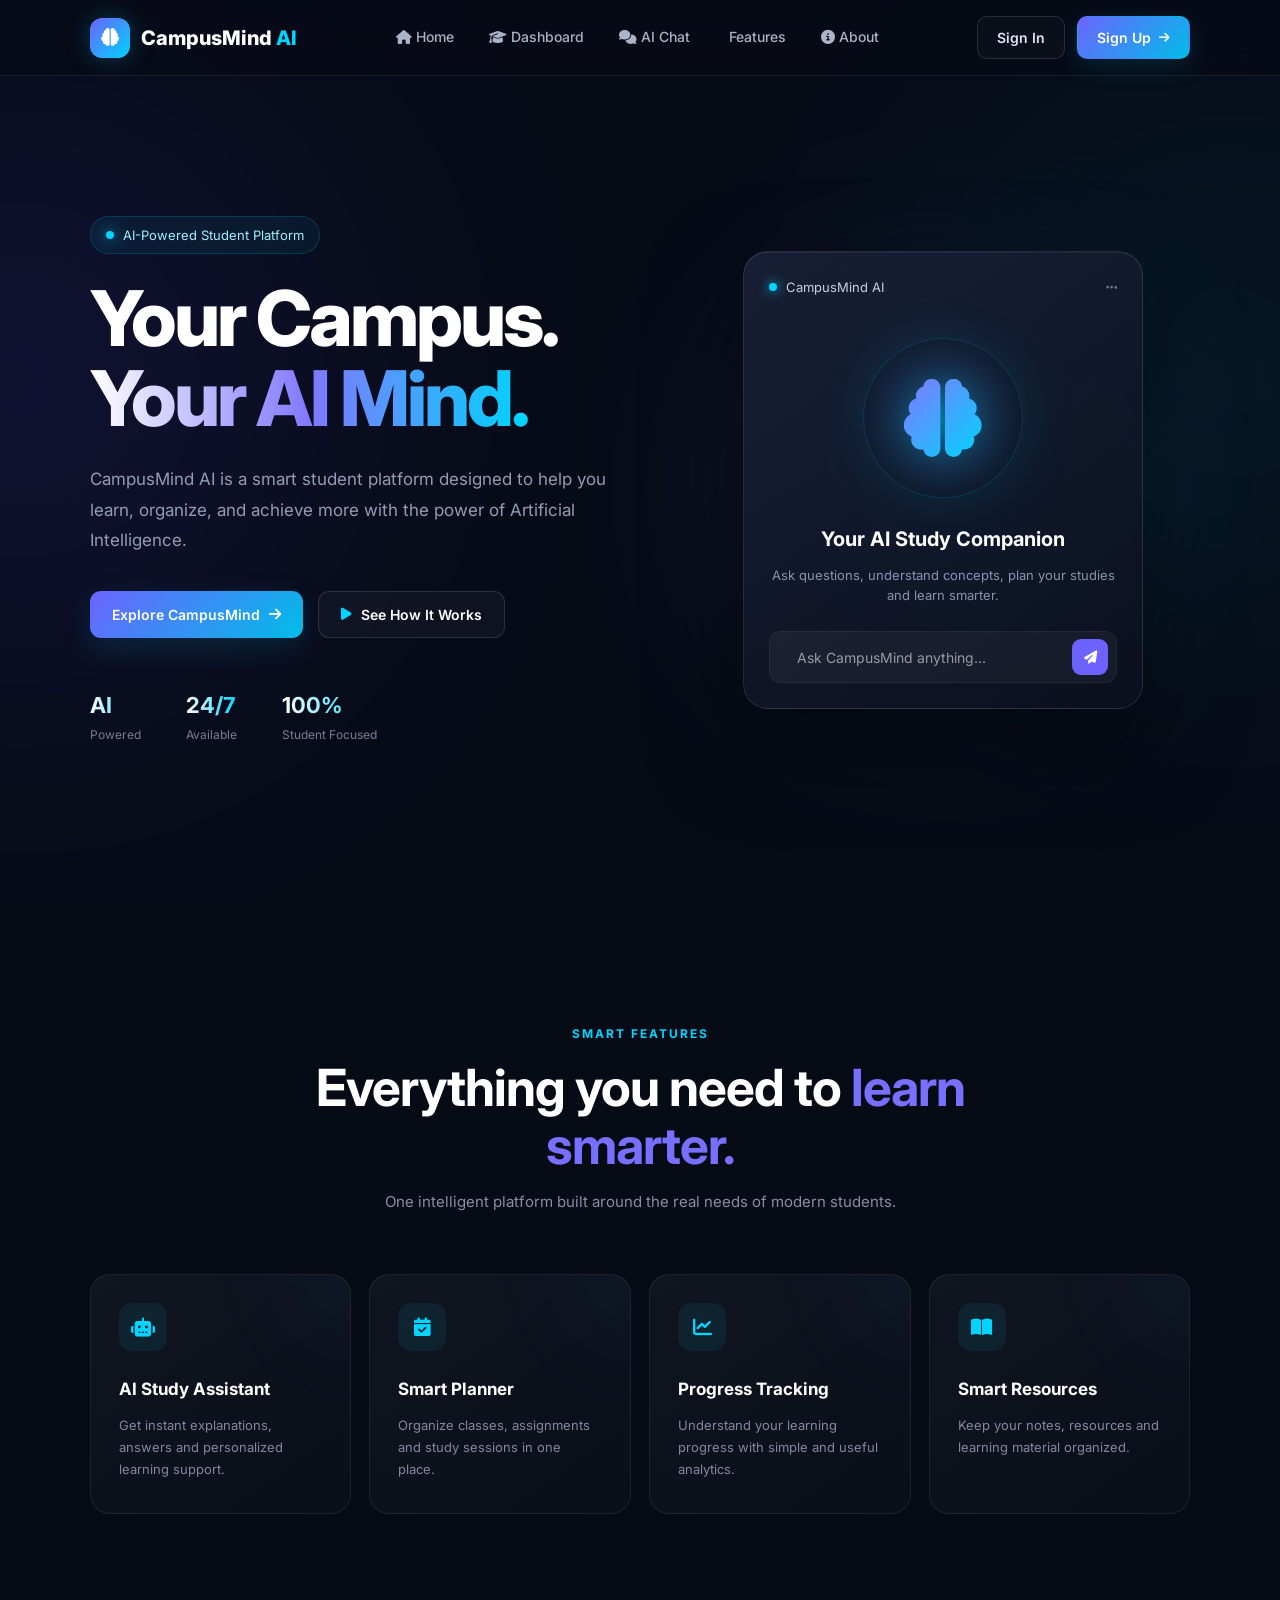
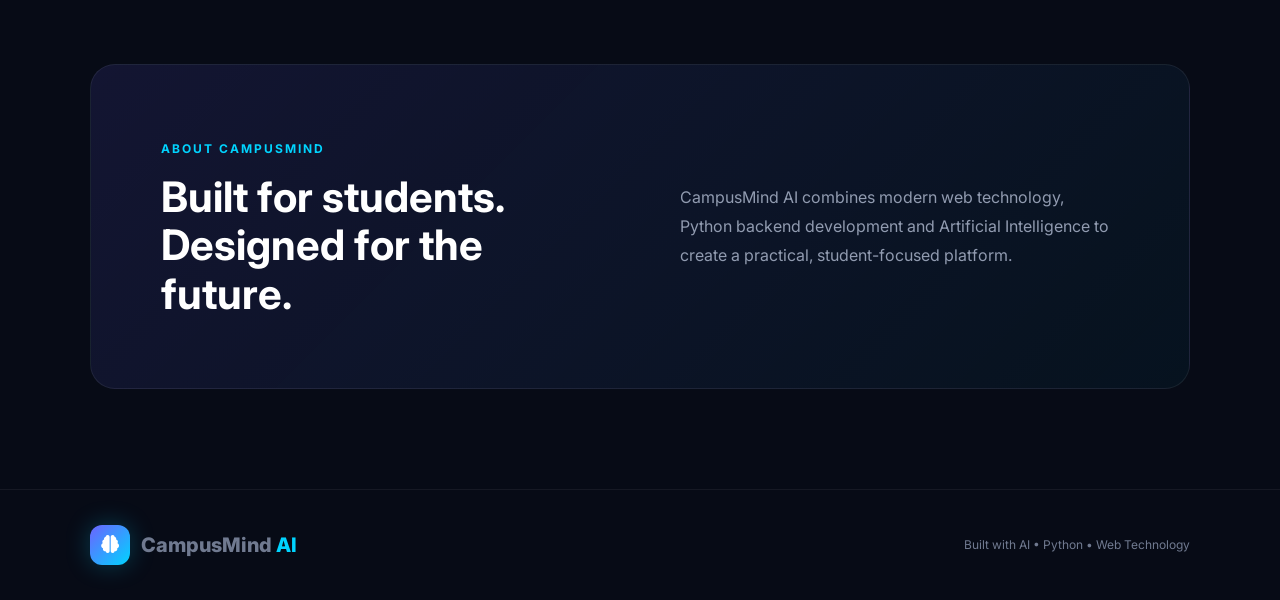
<file: frontend/index.html>
<!DOCTYPE html>
<html lang="en">

<head>

    <meta charset="UTF-8">

    <meta name="viewport"
          content="width=device-width, initial-scale=1.0">

    <title>CampusMind AI</title>


    <!-- Google Font -->

    <link rel="preconnect"
          href="https://fonts.googleapis.com">

    <link rel="preconnect"
          href="https://fonts.gstatic.com"
          crossorigin>

    <link href="https://fonts.googleapis.com/css2?family=Inter:wght@400;500;600;700;800&display=swap"
          rel="stylesheet">


    <!-- Font Awesome Icons -->

    <link rel="stylesheet"
          href="https://cdnjs.cloudflare.com/ajax/libs/font-awesome/6.5.2/css/all.min.css">


    <!-- Main CSS -->

    <link rel="stylesheet"
          href="css/style.css">

</head>


<body>


    <!-- =========================================
         NAVBAR
    ========================================== -->

    <header class="navbar">

        <!-- Logo -->

        <div class="logo">

            <div class="logo-icon">

                <i class="fa-solid fa-brain"></i>

            </div>

            <span>
                CampusMind
                <span class="ai-text">AI</span>
            </span>

        </div>


        <!-- Navigation -->

        <!-- =========================================
     NAVIGATION
========================================== -->

<nav>

    <a href="#home">
        <i class="fa-solid fa-house"></i>
        Home
    </a>

    <a id="nav-dashboard-link" href="pages/student-dashboard.html">
        <i class="fa-solid fa-graduation-cap"></i>
        Dashboard
    </a>

    <a href="pages/chat.html">
        <i class="fa-solid fa-comments"></i>
        AI Chat
    </a>

    <a href="pages/features.html">
        <i class="fa-solid fa-sparkles"></i>
        Features
    </a>

    <a href="pages/about.html">
        <i class="fa-solid fa-circle-info"></i>
        About
    </a>
</nav>


        <!-- Authentication Buttons -->

        <div class="auth-buttons">

            <button class="signin-button">

                Sign In

            </button>


            <button class="signup-button">

                Sign Up

                <i class="fa-solid fa-arrow-right"></i>

            </button>

        </div>

    </header>



    <!-- =========================================
         MAIN
    ========================================== -->

    <main>


        <!-- =====================================
             HERO SECTION
        ====================================== -->

        <section class="hero"
                 id="home">


            <!-- LEFT SIDE -->

            <div class="hero-content">


                <!-- Badge -->

                <div class="badge">

                    <span class="pulse"></span>

                    AI-Powered Student Platform

                </div>



                <!-- Heading -->

                <h1>

                    Your Campus.

                    <br>

                    <span>
                        Your AI Mind.
                    </span>

                </h1>



                <!-- Description -->

                <p>

                    CampusMind AI is a smart student platform
                    designed to help you learn, organize,
                    and achieve more with the power of
                    Artificial Intelligence.

                </p>



                <!-- Hero Buttons -->

                <div class="hero-buttons">


                    <button class="primary-button">

                        Explore CampusMind

                        <i class="fa-solid fa-arrow-right"></i>

                    </button>



                    <button class="secondary-button">

                        <i class="fa-solid fa-play"></i>

                        See How It Works

                    </button>


                </div>



                <!-- Statistics -->

                <div class="stats">


                    <div>

                        <strong>
                            AI
                        </strong>

                        <span>
                            Powered
                        </span>

                    </div>



                    <div>

                        <strong>
                            24/7
                        </strong>

                        <span>
                            Available
                        </span>

                    </div>



                    <div>

                        <strong>
                            100%
                        </strong>

                        <span>
                            Student Focused
                        </span>

                    </div>


                </div>


            </div>



            <!-- =================================
                 RIGHT AI CARD
            ================================== -->

            <div class="hero-visual">


                <div class="glow"></div>



                <div class="ai-card">


                    <!-- Card Header -->

                    <div class="card-top">

                        <span class="status-dot"></span>

                        CampusMind AI

                        <i class="fa-solid fa-ellipsis"></i>

                    </div>



                    <!-- Brain -->

                    <div class="brain-container">

                        <i class="fa-solid fa-brain brain-icon"></i>

                    </div>



                    <!-- Card Content -->

                    <h3>

                        Your AI Study Companion

                    </h3>



                    <p>

                        Ask questions, understand concepts,
                        plan your studies and learn smarter.

                    </p>



                    <!-- AI Input -->

                    <div class="ai-input">

                        <input
                            type="text"
                            id="ai-quick-input"
                            class="ai-quick-input"
                            placeholder="Ask CampusMind anything..."
                            autocomplete="off"
                        >

                        <button
                            type="button"
                            id="ai-quick-send"
                            aria-label="Send message"
                        >

                            <i class="fa-solid fa-paper-plane"></i>

                        </button>

                    </div>

                    <!-- Quick reply preview -->

                    <div
                        id="ai-quick-reply"
                        class="ai-quick-reply"
                        hidden
                    ></div>


                </div>


            </div>


        </section>



        <!-- =========================================
             FEATURES SECTION
        ========================================== -->

        <section class="features"
                 id="features">


            <div class="section-heading">


                <span>
                    SMART FEATURES
                </span>


                <h2>

                    Everything you need to

                    <span>
                        learn smarter.
                    </span>

                </h2>


                <p>

                    One intelligent platform built around
                    the real needs of modern students.

                </p>


            </div>



            <!-- Feature Cards -->

            <div class="feature-grid">


                <!-- Card 1 -->

                <div class="feature-card">

                    <div class="feature-icon">

                        <i class="fa-solid fa-robot"></i>

                    </div>


                    <h3>
                        AI Study Assistant
                    </h3>


                    <p>

                        Get instant explanations,
                        answers and personalized
                        learning support.

                    </p>

                </div>



                <!-- Card 2 -->

                <div class="feature-card">

                    <div class="feature-icon">

                        <i class="fa-solid fa-calendar-check"></i>

                    </div>


                    <h3>
                        Smart Planner
                    </h3>


                    <p>

                        Organize classes, assignments
                        and study sessions in one place.

                    </p>

                </div>



                <!-- Card 3 -->

                <div class="feature-card">

                    <div class="feature-icon">

                        <i class="fa-solid fa-chart-line"></i>

                    </div>


                    <h3>
                        Progress Tracking
                    </h3>


                    <p>

                        Understand your learning progress
                        with simple and useful analytics.

                    </p>

                </div>



                <!-- Card 4 -->

                <div class="feature-card">

                    <div class="feature-icon">

                        <i class="fa-solid fa-book-open"></i>

                    </div>


                    <h3>
                        Smart Resources
                    </h3>


                    <p>

                        Keep your notes, resources and
                        learning material organized.

                    </p>

                </div>


            </div>


        </section>



        <!-- =========================================
             ABOUT SECTION
        ========================================== -->

        <section class="about"
                 id="about">


            <div>

                <span class="section-label">

                    ABOUT CAMPUSMIND

                </span>


                <h2>

                    Built for students.

                    <br>

                    Designed for the future.

                </h2>

            </div>



            <p>

                CampusMind AI combines modern web technology,
                Python backend development and Artificial
                Intelligence to create a practical,
                student-focused platform.

            </p>


        </section>


    </main>



    <!-- =========================================
         FOOTER
    ========================================== -->

    <footer>


        <div class="logo">

            <div class="logo-icon">

                <i class="fa-solid fa-brain"></i>

            </div>


            <span>

                CampusMind

                <span class="ai-text">
                    AI
                </span>

            </span>

        </div>



        <p>

            Built with AI • Python • Web Technology

        </p>


    </footer>



    <!-- =========================================
         JAVASCRIPT
    ========================================== -->

    <script src="js/script.js"></script>
    <script src="js/chatbot.js"></script>


</body>

</html>
</file>
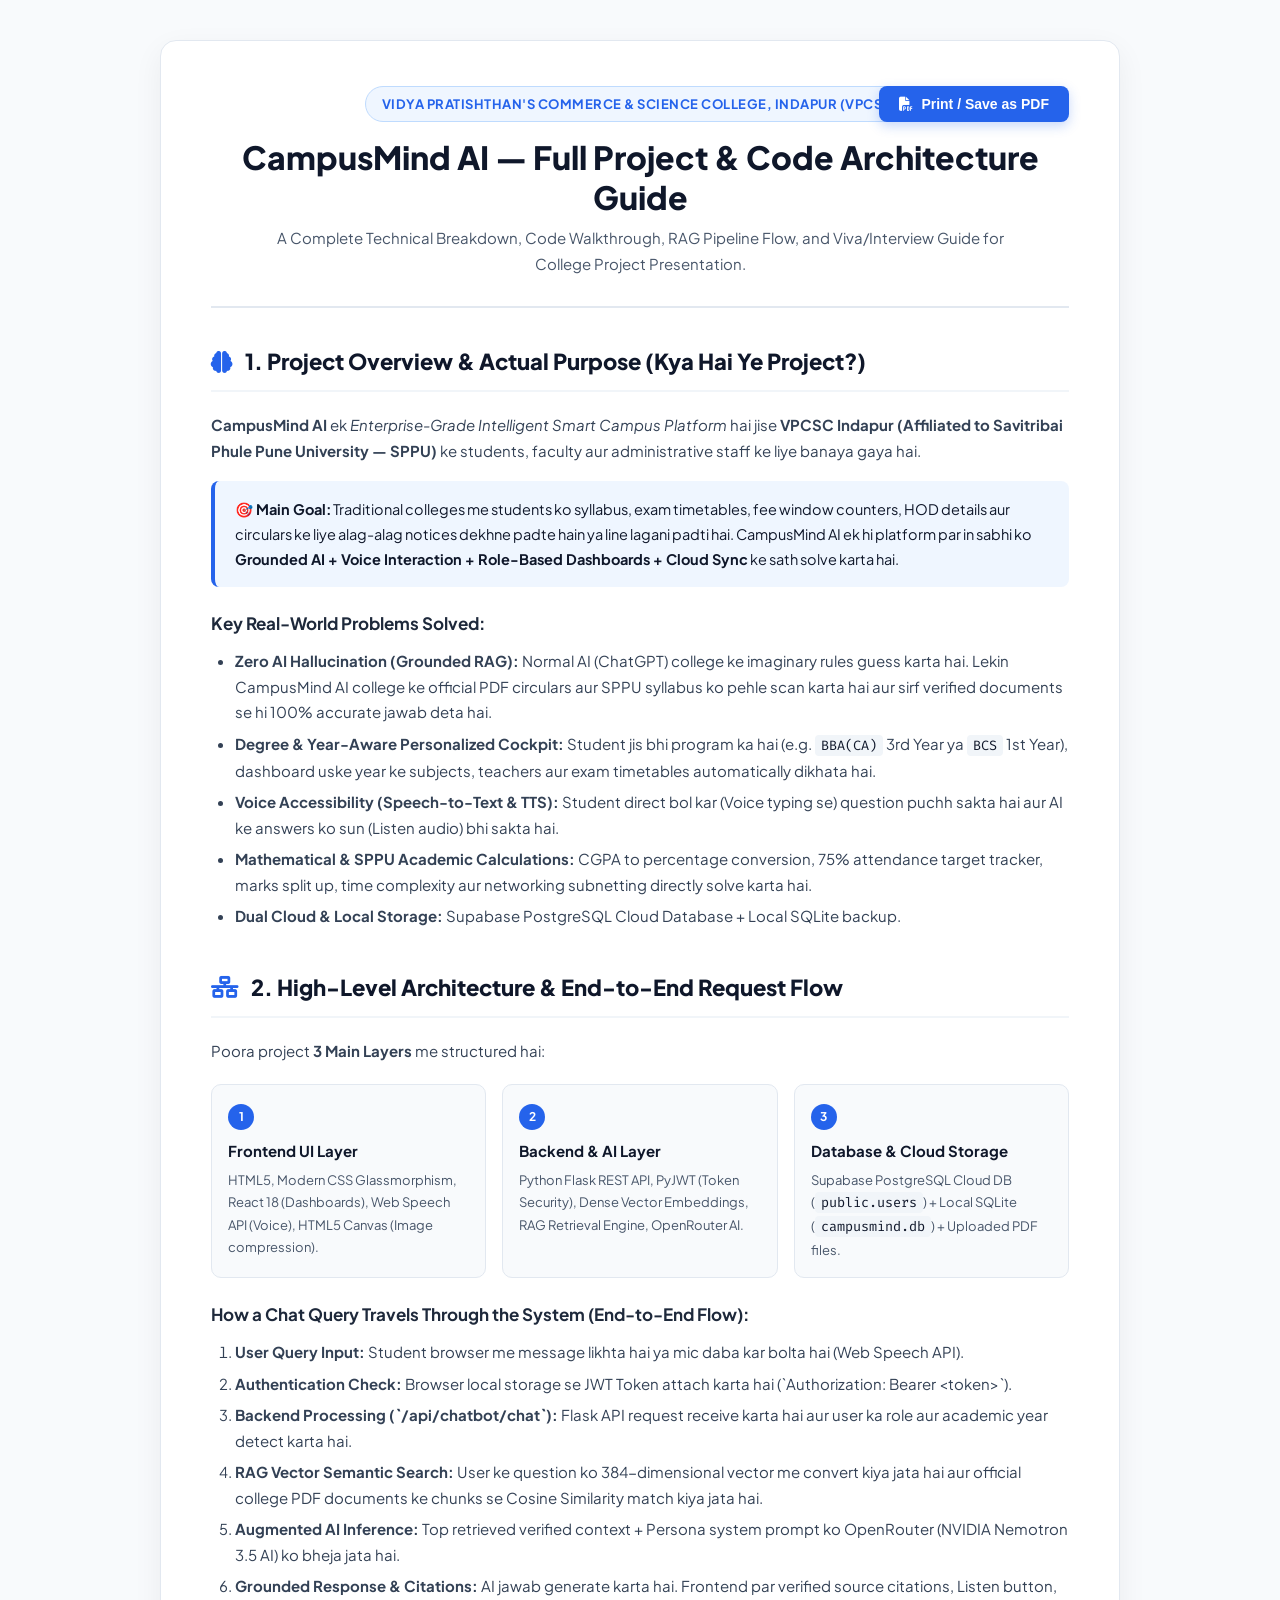
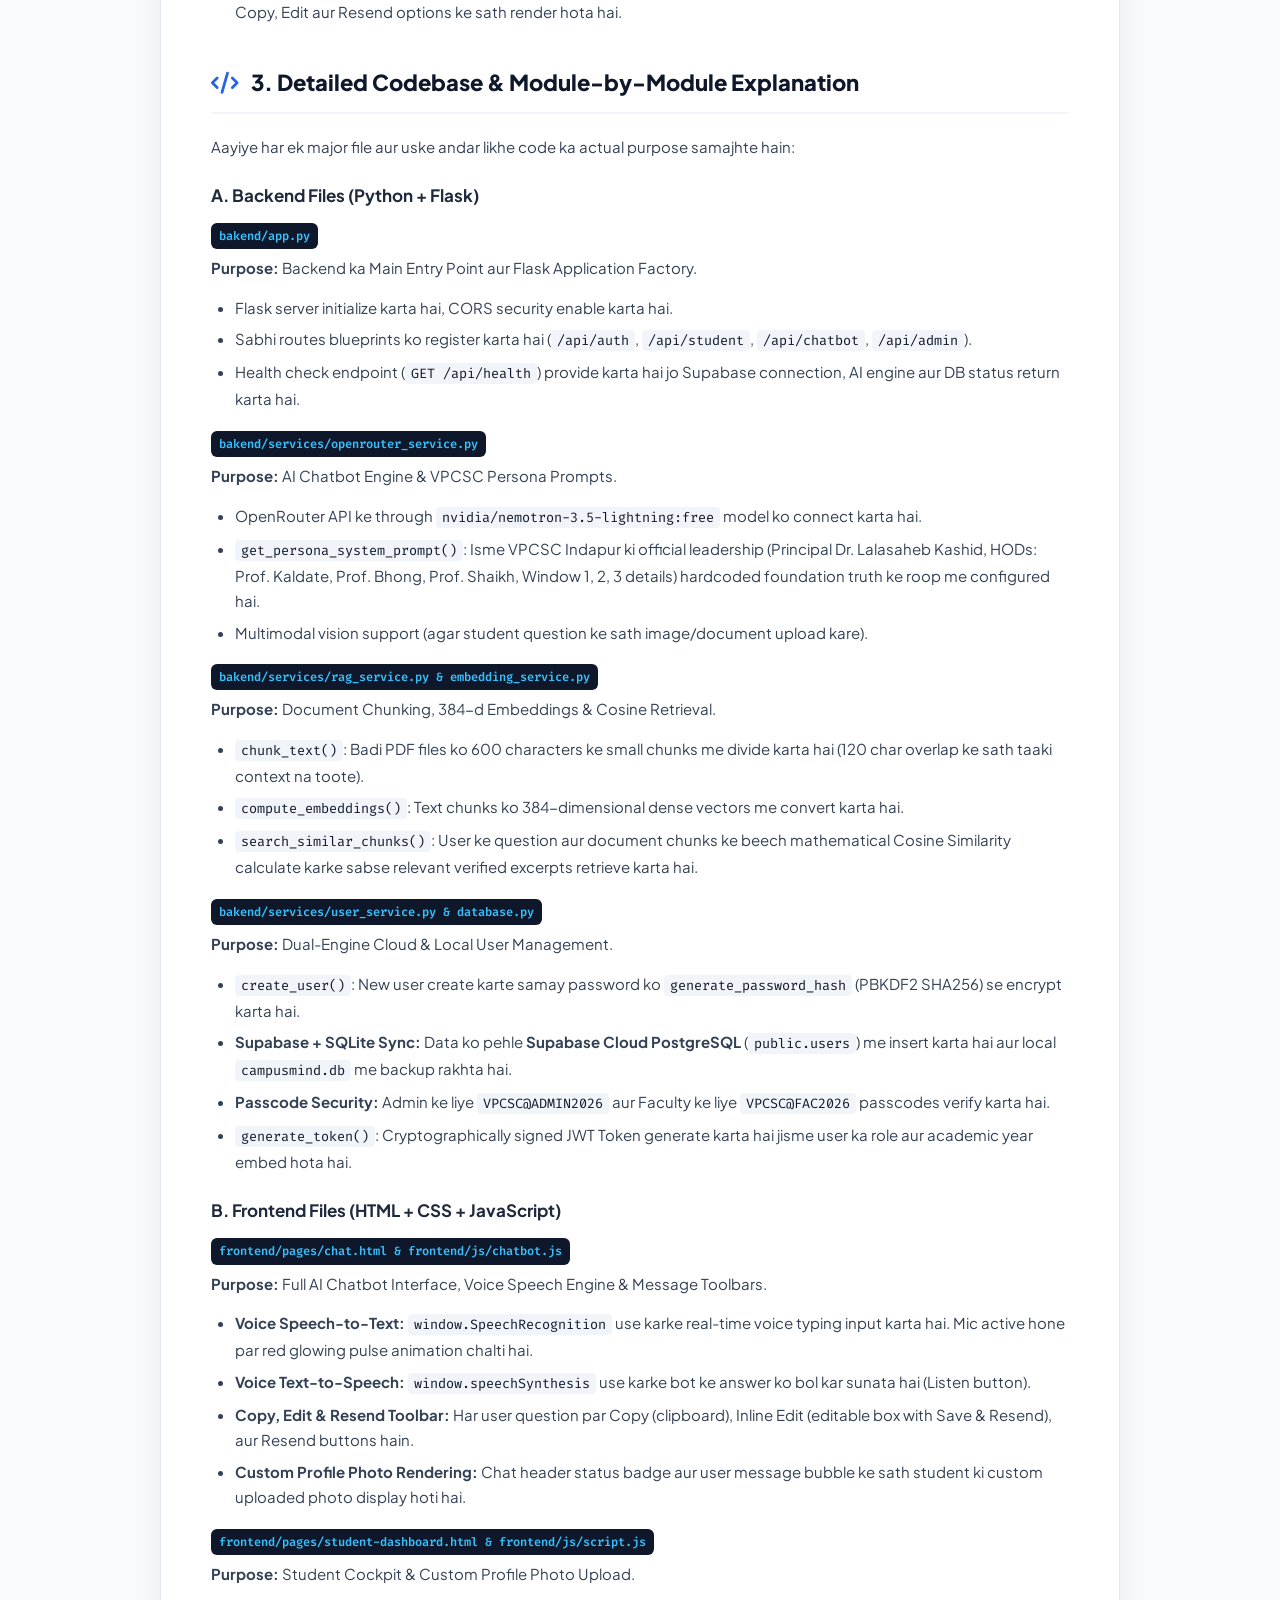
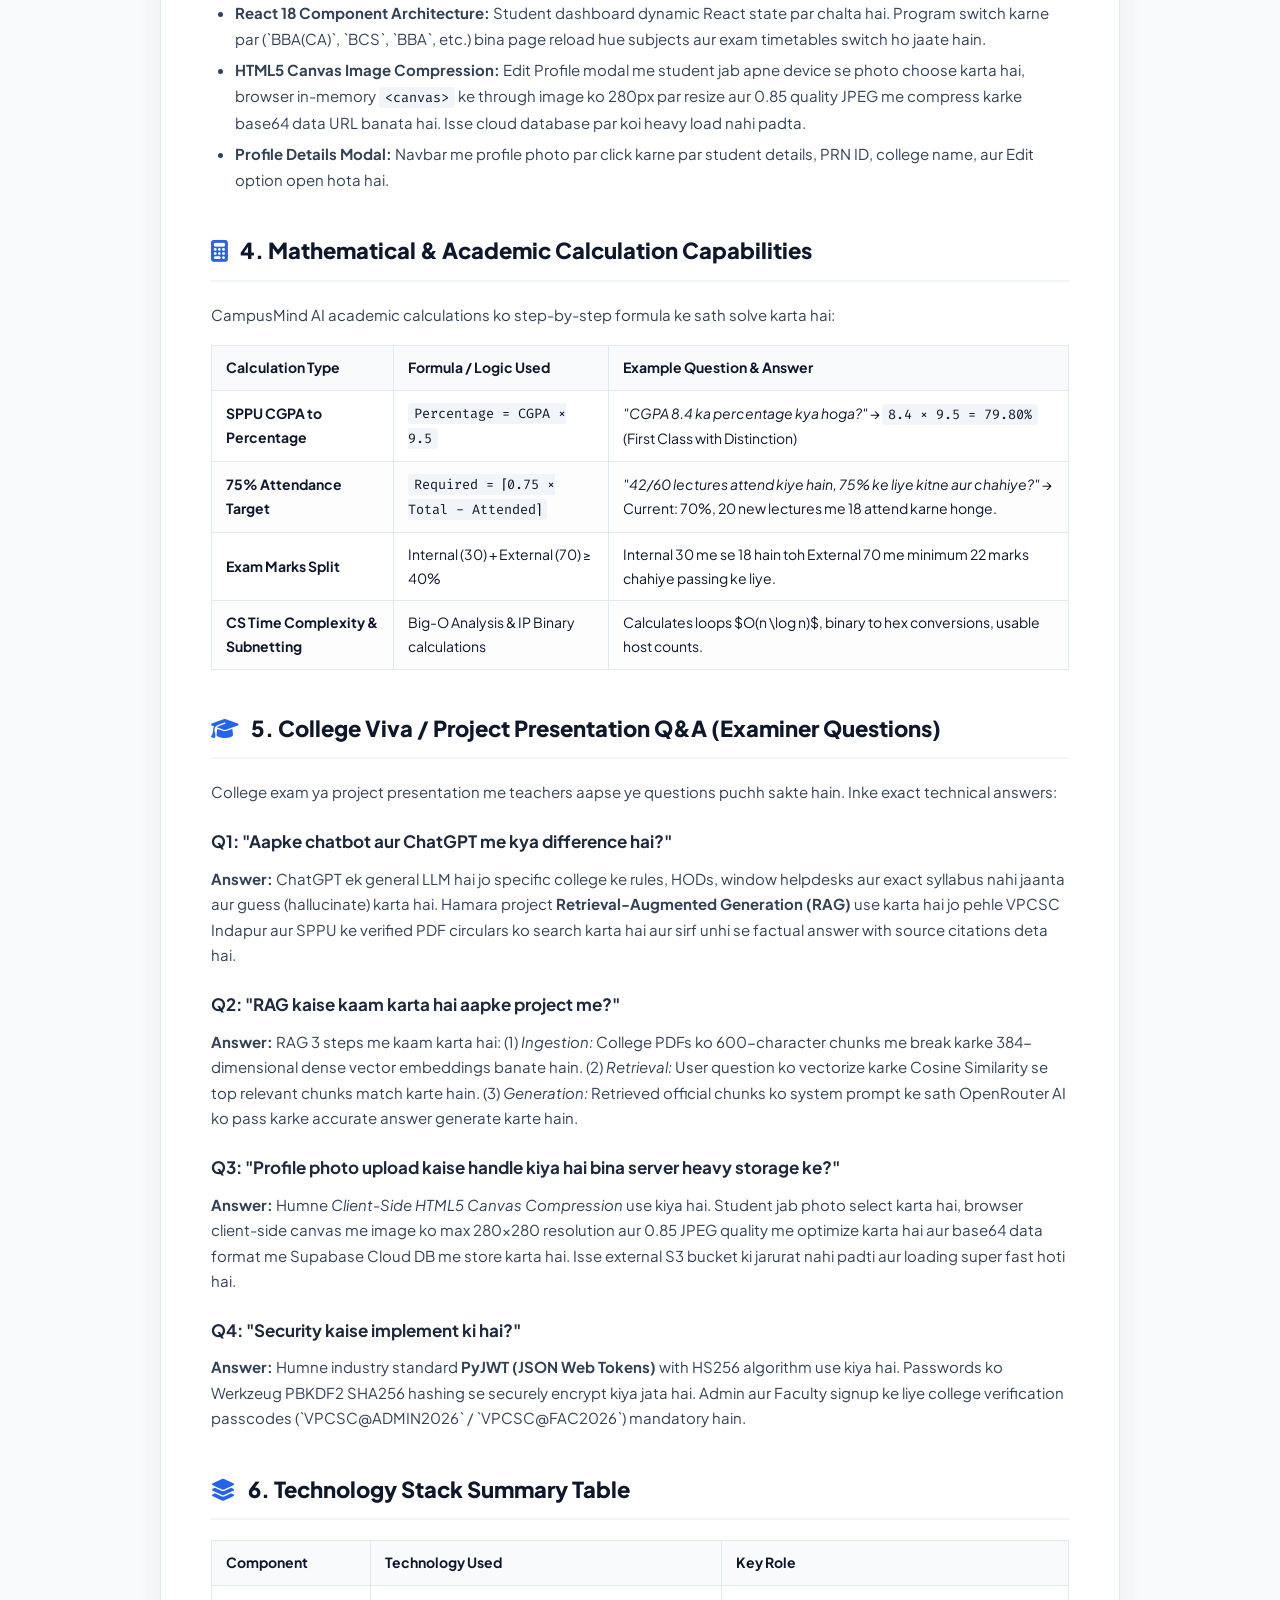
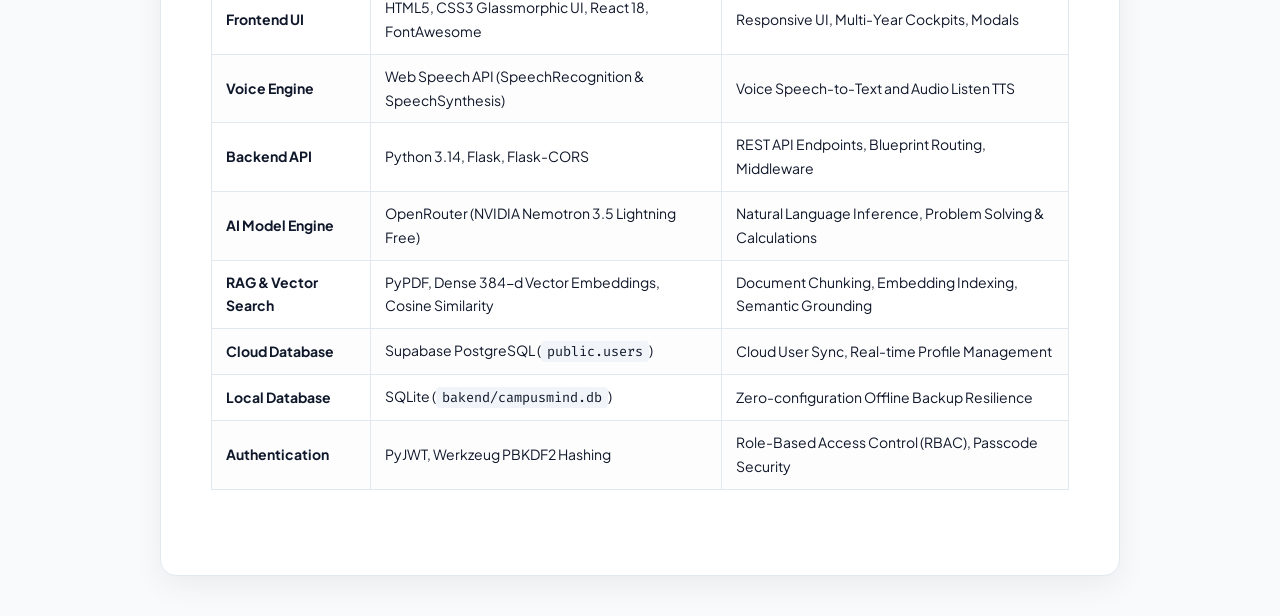
<file: project_info/CAMPUSMIND_AI_FULL_EXPLANATION_GUIDE.html>
<!DOCTYPE html>
<html lang="en">
<head>
    <meta charset="UTF-8">
    <meta name="viewport" content="width=device-width, initial-scale=1.0">
    <title>CampusMind AI — Complete Technical & Code Explanation Guide</title>
    
    <!-- Google Fonts -->
    <link rel="preconnect" href="https://fonts.googleapis.com">
    <link rel="preconnect" href="https://fonts.gstatic.com" crossorigin>
    <link href="https://fonts.googleapis.com/css2?family=Plus+Jakarta+Sans:wght@300;400;500;600;700;800&family=Fira+Code:wght@400;500;600&display=swap" rel="stylesheet">
    
    <!-- Font Awesome -->
    <link rel="stylesheet" href="https://cdnjs.cloudflare.com/ajax/libs/font-awesome/6.5.2/css/all.min.css">
    
    <style>
        :root {
            --bg-page: #f8fafc;
            --text-dark: #0f172a;
            --text-muted: #475569;
            --primary: #2563eb;
            --primary-dark: #1d4ed8;
            --primary-light: #eff6ff;
            --accent: #0284c7;
            --card-bg: #ffffff;
            --border-color: #e2e8f0;
            --code-bg: #0f172a;
            --code-text: #f8fafc;
            --success: #16a34a;
            --warning: #d97706;
            --danger: #dc2626;
        }

        * {
            box-sizing: border-box;
            margin: 0;
            padding: 0;
        }

        body {
            font-family: 'Plus Jakarta Sans', sans-serif;
            background: var(--bg-page);
            color: var(--text-dark);
            line-height: 1.7;
            padding: 40px 20px;
        }

        .container {
            max-width: 960px;
            margin: 0 auto;
            background: var(--card-bg);
            padding: 45px 50px;
            border-radius: 16px;
            box-shadow: 0 10px 30px rgba(0, 0, 0, 0.06);
            border: 1px solid var(--border-color);
        }

        /* PRINT STYLES */
        @media print {
            body {
                background: #ffffff !important;
                padding: 0 !important;
                color: #000000 !important;
            }
            .container {
                box-shadow: none !important;
                border: none !important;
                padding: 10px 0 !important;
                max-width: 100% !important;
            }
            .no-print {
                display: none !important;
            }
            .page-break {
                page-break-before: always;
            }
            pre, code {
                border: 1px solid #ccc !important;
                background: #f1f5f9 !important;
                color: #000 !important;
            }
            a {
                text-decoration: none !important;
                color: #000 !important;
            }
        }

        /* HEADER */
        .doc-header {
            text-align: center;
            border-bottom: 2px solid var(--border-color);
            padding-bottom: 30px;
            margin-bottom: 35px;
            position: relative;
        }

        .badge-institution {
            display: inline-block;
            background: var(--primary-light);
            color: var(--primary);
            border: 1px solid #bfdbfe;
            padding: 6px 16px;
            border-radius: 50px;
            font-size: 13px;
            font-weight: 700;
            text-transform: uppercase;
            letter-spacing: 0.5px;
            margin-bottom: 15px;
        }

        .doc-header h1 {
            font-size: 32px;
            font-weight: 800;
            color: #0f172a;
            margin-bottom: 8px;
            line-height: 1.25;
        }

        .doc-header p {
            font-size: 15px;
            color: var(--text-muted);
            max-width: 750px;
            margin: 0 auto;
        }

        .btn-print {
            position: absolute;
            top: 0;
            right: 0;
            background: var(--primary);
            color: #ffffff;
            border: none;
            padding: 10px 20px;
            border-radius: 8px;
            font-size: 14px;
            font-weight: 700;
            cursor: pointer;
            display: inline-flex;
            align-items: center;
            gap: 8px;
            transition: all 0.2s ease;
            box-shadow: 0 4px 12px rgba(37, 99, 235, 0.25);
        }

        .btn-print:hover {
            background: var(--primary-dark);
            transform: translateY(-2px);
        }

        /* SECTIONS */
        .section {
            margin-bottom: 40px;
        }

        .section-title {
            font-size: 22px;
            font-weight: 800;
            color: var(--text-dark);
            display: flex;
            align-items: center;
            gap: 12px;
            border-bottom: 2px solid #f1f5f9;
            padding-bottom: 10px;
            margin-bottom: 20px;
        }

        .section-title i {
            color: var(--primary);
            font-size: 22px;
        }

        h3 {
            font-size: 17px;
            font-weight: 700;
            color: #1e293b;
            margin: 22px 0 10px 0;
        }

        p {
            margin-bottom: 14px;
            color: #334155;
            font-size: 15px;
        }

        ul, ol {
            margin: 10px 0 16px 24px;
            color: #334155;
            font-size: 15px;
        }

        li {
            margin-bottom: 6px;
        }

        /* HIGHLIGHT BOXES */
        .callout-box {
            background: var(--primary-light);
            border-left: 4px solid var(--primary);
            padding: 16px 20px;
            border-radius: 8px;
            margin: 18px 0;
            font-size: 14.5px;
        }

        .callout-box.success {
            background: #f0fdf4;
            border-left-color: var(--success);
        }

        .callout-box.warning {
            background: #fffbeb;
            border-left-color: var(--warning);
        }

        /* TABLES */
        table {
            width: 100%;
            border-collapse: collapse;
            margin: 18px 0;
            font-size: 14px;
        }

        table th, table td {
            border: 1px solid var(--border-color);
            padding: 10px 14px;
            text-align: left;
        }

        table th {
            background: #f8fafc;
            color: #0f172a;
            font-weight: 700;
        }

        table tr:nth-child(even) {
            background: #fdfdfd;
        }

        /* CODE SNIPPETS */
        pre {
            background: var(--code-bg);
            color: var(--code-text);
            padding: 16px 20px;
            border-radius: 10px;
            overflow-x: auto;
            font-family: 'Fira Code', Consolas, monospace;
            font-size: 13px;
            line-height: 1.6;
            margin: 16px 0;
        }

        code {
            font-family: 'Fira Code', Consolas, monospace;
            font-size: 13.5px;
            background: #f1f5f9;
            color: #0f172a;
            padding: 2px 6px;
            border-radius: 4px;
        }

        pre code {
            background: transparent;
            color: inherit;
            padding: 0;
        }

        .file-tag {
            display: inline-block;
            background: #0f172a;
            color: #38bdf8;
            font-family: 'Fira Code', monospace;
            font-size: 12px;
            font-weight: 600;
            padding: 3px 8px;
            border-radius: 6px;
            margin-bottom: 6px;
        }

        /* FLOWCHART CARDS */
        .flow-grid {
            display: grid;
            grid-template-columns: repeat(auto-fit, minmax(240px, 1fr));
            gap: 16px;
            margin: 20px 0;
        }

        .flow-card {
            background: #f8fafc;
            border: 1px solid var(--border-color);
            border-radius: 10px;
            padding: 16px;
        }

        .flow-card .num {
            display: inline-flex;
            width: 26px;
            height: 26px;
            border-radius: 50%;
            background: var(--primary);
            color: #fff;
            align-items: center;
            justify-content: center;
            font-size: 12px;
            font-weight: 700;
            margin-bottom: 8px;
        }

        .flow-card h4 {
            font-size: 15px;
            font-weight: 700;
            margin-bottom: 6px;
            color: #0f172a;
        }

        .flow-card p {
            font-size: 13px;
            margin: 0;
            color: #475569;
        }
    </style>
</head>
<body>

<div class="container">

    <!-- HEADER / ACTION -->
    <div class="doc-header">
        <button class="btn-print no-print" onclick="window.print()">
            <i class="fa-solid fa-file-pdf"></i> Print / Save as PDF
        </button>
        <div class="badge-institution">
            Vidya Pratishthan's Commerce & Science College, Indapur (VPCSC)
        </div>
        <h1>CampusMind AI — Full Project & Code Architecture Guide</h1>
        <p>A Complete Technical Breakdown, Code Walkthrough, RAG Pipeline Flow, and Viva/Interview Guide for College Project Presentation.</p>
    </div>

    <!-- 1. PROJECT SUMMARY -->
    <div class="section">
        <h2 class="section-title"><i class="fa-solid fa-brain"></i> 1. Project Overview & Actual Purpose (Kya Hai Ye Project?)</h2>
        <p><strong>CampusMind AI</strong> ek <em>Enterprise-Grade Intelligent Smart Campus Platform</em> hai jise <strong>VPCSC Indapur (Affiliated to Savitribai Phule Pune University — SPPU)</strong> ke students, faculty aur administrative staff ke liye banaya gaya hai.</p>
        
        <div class="callout-box">
            <strong>🎯 Main Goal:</strong> Traditional colleges me students ko syllabus, exam timetables, fee window counters, HOD details aur circulars ke liye alag-alag notices dekhne padte hain ya line lagani padti hai. CampusMind AI ek hi platform par in sabhi ko <strong>Grounded AI + Voice Interaction + Role-Based Dashboards + Cloud Sync</strong> ke sath solve karta hai.
        </div>

        <h3>Key Real-World Problems Solved:</h3>
        <ul>
            <li><strong>Zero AI Hallucination (Grounded RAG):</strong> Normal AI (ChatGPT) college ke imaginary rules guess karta hai. Lekin CampusMind AI college ke official PDF circulars aur SPPU syllabus ko pehle scan karta hai aur sirf verified documents se hi 100% accurate jawab deta hai.</li>
            <li><strong>Degree & Year-Aware Personalized Cockpit:</strong> Student jis bhi program ka hai (e.g. <code>BBA(CA)</code> 3rd Year ya <code>BCS</code> 1st Year), dashboard uske year ke subjects, teachers aur exam timetables automatically dikhata hai.</li>
            <li><strong>Voice Accessibility (Speech-to-Text & TTS):</strong> Student direct bol kar (Voice typing se) question puchh sakta hai aur AI ke answers ko sun (Listen audio) bhi sakta hai.</li>
            <li><strong>Mathematical & SPPU Academic Calculations:</strong> CGPA to percentage conversion, 75% attendance target tracker, marks split up, time complexity aur networking subnetting directly solve karta hai.</li>
            <li><strong>Dual Cloud & Local Storage:</strong> Supabase PostgreSQL Cloud Database + Local SQLite backup.</li>
        </ul>
    </div>

    <!-- 2. HIGH LEVEL ARCHITECTURE -->
    <div class="section page-break">
        <h2 class="section-title"><i class="fa-solid fa-network-wired"></i> 2. High-Level Architecture & End-to-End Request Flow</h2>
        <p>Poora project <strong>3 Main Layers</strong> me structured hai:</p>

        <div class="flow-grid">
            <div class="flow-card">
                <span class="num">1</span>
                <h4>Frontend UI Layer</h4>
                <p>HTML5, Modern CSS Glassmorphism, React 18 (Dashboards), Web Speech API (Voice), HTML5 Canvas (Image compression).</p>
            </div>
            <div class="flow-card">
                <span class="num">2</span>
                <h4>Backend & AI Layer</h4>
                <p>Python Flask REST API, PyJWT (Token Security), Dense Vector Embeddings, RAG Retrieval Engine, OpenRouter AI.</p>
            </div>
            <div class="flow-card">
                <span class="num">3</span>
                <h4>Database & Cloud Storage</h4>
                <p>Supabase PostgreSQL Cloud DB (<code>public.users</code>) + Local SQLite (<code>campusmind.db</code>) + Uploaded PDF files.</p>
            </div>
        </div>

        <h3>How a Chat Query Travels Through the System (End-to-End Flow):</h3>
        <ol>
            <li><strong>User Query Input:</strong> Student browser me message likhta hai ya mic daba kar bolta hai (Web Speech API).</li>
            <li><strong>Authentication Check:</strong> Browser local storage se JWT Token attach karta hai (`Authorization: Bearer &lt;token&gt;`).</li>
            <li><strong>Backend Processing (`/api/chatbot/chat`):</strong> Flask API request receive karta hai aur user ka role aur academic year detect karta hai.</li>
            <li><strong>RAG Vector Semantic Search:</strong> User ke question ko 384-dimensional vector me convert kiya jata hai aur official college PDF documents ke chunks se Cosine Similarity match kiya jata hai.</li>
            <li><strong>Augmented AI Inference:</strong> Top retrieved verified context + Persona system prompt ko OpenRouter (NVIDIA Nemotron 3.5 AI) ko bheja jata hai.</li>
            <li><strong>Grounded Response & Citations:</strong> AI jawab generate karta hai. Frontend par verified source citations, Listen button, Copy, Edit aur Resend options ke sath render hota hai.</li>
        </ol>
    </div>

    <!-- 3. CODEBASE EXPLANATION -->
    <div class="section page-break">
        <h2 class="section-title"><i class="fa-solid fa-code"></i> 3. Detailed Codebase & Module-by-Module Explanation</h2>
        <p>Aayiye har ek major file aur uske andar likhe code ka actual purpose samajhte hain:</p>

        <!-- BACKEND CODE -->
        <h3>A. Backend Files (Python + Flask)</h3>

        <div class="file-tag">bakend/app.py</div>
        <p><strong>Purpose:</strong> Backend ka Main Entry Point aur Flask Application Factory.</p>
        <ul>
            <li>Flask server initialize karta hai, CORS security enable karta hai.</li>
            <li>Sabhi routes blueprints ko register karta hai (<code>/api/auth</code>, <code>/api/student</code>, <code>/api/chatbot</code>, <code>/api/admin</code>).</li>
            <li>Health check endpoint (<code>GET /api/health</code>) provide karta hai jo Supabase connection, AI engine aur DB status return karta hai.</li>
        </ul>

        <div class="file-tag">bakend/services/openrouter_service.py</div>
        <p><strong>Purpose:</strong> AI Chatbot Engine & VPCSC Persona Prompts.</p>
        <ul>
            <li>OpenRouter API ke through <code>nvidia/nemotron-3.5-lightning:free</code> model ko connect karta hai.</li>
            <li><code>get_persona_system_prompt()</code>: Isme VPCSC Indapur ki official leadership (Principal Dr. Lalasaheb Kashid, HODs: Prof. Kaldate, Prof. Bhong, Prof. Shaikh, Window 1, 2, 3 details) hardcoded foundation truth ke roop me configured hai.</li>
            <li>Multimodal vision support (agar student question ke sath image/document upload kare).</li>
        </ul>

        <div class="file-tag">bakend/services/rag_service.py & embedding_service.py</div>
        <p><strong>Purpose:</strong> Document Chunking, 384-d Embeddings & Cosine Retrieval.</p>
        <ul>
            <li><code>chunk_text()</code>: Badi PDF files ko 600 characters ke small chunks me divide karta hai (120 char overlap ke sath taaki context na toote).</li>
            <li><code>compute_embeddings()</code>: Text chunks ko 384-dimensional dense vectors me convert karta hai.</li>
            <li><code>search_similar_chunks()</code>: User ke question aur document chunks ke beech mathematical Cosine Similarity calculate karke sabse relevant verified excerpts retrieve karta hai.</li>
        </ul>

        <div class="file-tag">bakend/services/user_service.py & database.py</div>
        <p><strong>Purpose:</strong> Dual-Engine Cloud & Local User Management.</p>
        <ul>
            <li><code>create_user()</code>: New user create karte samay password ko <code>generate_password_hash</code> (PBKDF2 SHA256) se encrypt karta hai.</li>
            <li><strong>Supabase + SQLite Sync:</strong> Data ko pehle <strong>Supabase Cloud PostgreSQL</strong> (<code>public.users</code>) me insert karta hai aur local <code>campusmind.db</code> me backup rakhta hai.</li>
            <li><strong>Passcode Security:</strong> Admin ke liye <code>VPCSC@ADMIN2026</code> aur Faculty ke liye <code>VPCSC@FAC2026</code> passcodes verify karta hai.</li>
            <li><code>generate_token()</code>: Cryptographically signed JWT Token generate karta hai jisme user ka role aur academic year embed hota hai.</li>
        </ul>

        <!-- FRONTEND CODE -->
        <h3>B. Frontend Files (HTML + CSS + JavaScript)</h3>

        <div class="file-tag">frontend/pages/chat.html & frontend/js/chatbot.js</div>
        <p><strong>Purpose:</strong> Full AI Chatbot Interface, Voice Speech Engine & Message Toolbars.</p>
        <ul>
            <li><strong>Voice Speech-to-Text:</strong> <code>window.SpeechRecognition</code> use karke real-time voice typing input karta hai. Mic active hone par red glowing pulse animation chalti hai.</li>
            <li><strong>Voice Text-to-Speech:</strong> <code>window.speechSynthesis</code> use karke bot ke answer ko bol kar sunata hai (Listen button).</li>
            <li><strong>Copy, Edit & Resend Toolbar:</strong> Har user question par Copy (clipboard), Inline Edit (editable box with Save & Resend), aur Resend buttons hain.</li>
            <li><strong>Custom Profile Photo Rendering:</strong> Chat header status badge aur user message bubble ke sath student ki custom uploaded photo display hoti hai.</li>
        </ul>

        <div class="file-tag">frontend/pages/student-dashboard.html & frontend/js/script.js</div>
        <p><strong>Purpose:</strong> Student Cockpit & Custom Profile Photo Upload.</p>
        <ul>
            <li><strong>React 18 Component Architecture:</strong> Student dashboard dynamic React state par chalta hai. Program switch karne par (`BBA(CA)`, `BCS`, `BBA`, etc.) bina page reload hue subjects aur exam timetables switch ho jaate hain.</li>
            <li><strong>HTML5 Canvas Image Compression:</strong> Edit Profile modal me student jab apne device se photo choose karta hai, browser in-memory <code>&lt;canvas&gt;</code> ke through image ko 280px par resize aur 0.85 quality JPEG me compress karke base64 data URL banata hai. Isse cloud database par koi heavy load nahi padta.</li>
            <li><strong>Profile Details Modal:</strong> Navbar me profile photo par click karne par student details, PRN ID, college name, aur Edit option open hota hai.</li>
        </ul>
    </div>

    <!-- 4. ACADEMIC & CALCULATION ENGINE -->
    <div class="section page-break">
        <h2 class="section-title"><i class="fa-solid fa-calculator"></i> 4. Mathematical & Academic Calculation Capabilities</h2>
        <p>CampusMind AI academic calculations ko step-by-step formula ke sath solve karta hai:</p>

        <table>
            <thead>
                <tr>
                    <th>Calculation Type</th>
                    <th>Formula / Logic Used</th>
                    <th>Example Question & Answer</th>
                </tr>
            </thead>
            <tbody>
                <tr>
                    <td><strong>SPPU CGPA to Percentage</strong></td>
                    <td><code>Percentage = CGPA × 9.5</code></td>
                    <td><em>"CGPA 8.4 ka percentage kya hoga?"</em> &rarr; <code>8.4 × 9.5 = 79.80%</code> (First Class with Distinction)</td>
                </tr>
                <tr>
                    <td><strong>75% Attendance Target</strong></td>
                    <td><code>Required = ⌈0.75 × Total - Attended⌉</code></td>
                    <td><em>"42/60 lectures attend kiye hain, 75% ke liye kitne aur chahiye?"</em> &rarr; Current: 70%, 20 new lectures me 18 attend karne honge.</td>
                </tr>
                <tr>
                    <td><strong>Exam Marks Split</strong></td>
                    <td>Internal (30) + External (70) &ge; 40%</td>
                    <td>Internal 30 me se 18 hain toh External 70 me minimum 22 marks chahiye passing ke liye.</td>
                </tr>
                <tr>
                    <td><strong>CS Time Complexity & Subnetting</strong></td>
                    <td>Big-O Analysis & IP Binary calculations</td>
                    <td>Calculates loops $O(n \log n)$, binary to hex conversions, usable host counts.</td>
                </tr>
            </tbody>
        </table>
    </div>

    <!-- 5. VIVA & INTERVIEW GUIDE -->
    <div class="section page-break">
        <h2 class="section-title"><i class="fa-solid fa-graduation-cap"></i> 5. College Viva / Project Presentation Q&A (Examiner Questions)</h2>
        <p>College exam ya project presentation me teachers aapse ye questions puchh sakte hain. Inke exact technical answers:</p>

        <h3>Q1: "Aapke chatbot aur ChatGPT me kya difference hai?"</h3>
        <p><strong>Answer:</strong> ChatGPT ek general LLM hai jo specific college ke rules, HODs, window helpdesks aur exact syllabus nahi jaanta aur guess (hallucinate) karta hai. Hamara project <strong>Retrieval-Augmented Generation (RAG)</strong> use karta hai jo pehle VPCSC Indapur aur SPPU ke verified PDF circulars ko search karta hai aur sirf unhi se factual answer with source citations deta hai.</p>

        <h3>Q2: "RAG kaise kaam karta hai aapke project me?"</h3>
        <p><strong>Answer:</strong> RAG 3 steps me kaam karta hai: (1) <em>Ingestion:</em> College PDFs ko 600-character chunks me break karke 384-dimensional dense vector embeddings banate hain. (2) <em>Retrieval:</em> User question ko vectorize karke Cosine Similarity se top relevant chunks match karte hain. (3) <em>Generation:</em> Retrieved official chunks ko system prompt ke sath OpenRouter AI ko pass karke accurate answer generate karte hain.</p>

        <h3>Q3: "Profile photo upload kaise handle kiya hai bina server heavy storage ke?"</h3>
        <p><strong>Answer:</strong> Humne <em>Client-Side HTML5 Canvas Compression</em> use kiya hai. Student jab photo select karta hai, browser client-side canvas me image ko max 280x280 resolution aur 0.85 JPEG quality me optimize karta hai aur base64 data format me Supabase Cloud DB me store karta hai. Isse external S3 bucket ki jarurat nahi padti aur loading super fast hoti hai.</p>

        <h3>Q4: "Security kaise implement ki hai?"</h3>
        <p><strong>Answer:</strong> Humne industry standard <strong>PyJWT (JSON Web Tokens)</strong> with HS256 algorithm use kiya hai. Passwords ko Werkzeug PBKDF2 SHA256 hashing se securely encrypt kiya jata hai. Admin aur Faculty signup ke liye college verification passcodes (`VPCSC@ADMIN2026` / `VPCSC@FAC2026`) mandatory hain.</p>
    </div>

    <!-- 6. TECH STACK SUMMARY -->
    <div class="section">
        <h2 class="section-title"><i class="fa-solid fa-layer-group"></i> 6. Technology Stack Summary Table</h2>
        <table>
            <thead>
                <tr>
                    <th>Component</th>
                    <th>Technology Used</th>
                    <th>Key Role</th>
                </tr>
            </thead>
            <tbody>
                <tr>
                    <td><strong>Frontend UI</strong></td>
                    <td>HTML5, CSS3 Glassmorphic UI, React 18, FontAwesome</td>
                    <td>Responsive UI, Multi-Year Cockpits, Modals</td>
                </tr>
                <tr>
                    <td><strong>Voice Engine</strong></td>
                    <td>Web Speech API (SpeechRecognition & SpeechSynthesis)</td>
                    <td>Voice Speech-to-Text and Audio Listen TTS</td>
                </tr>
                <tr>
                    <td><strong>Backend API</strong></td>
                    <td>Python 3.14, Flask, Flask-CORS</td>
                    <td>REST API Endpoints, Blueprint Routing, Middleware</td>
                </tr>
                <tr>
                    <td><strong>AI Model Engine</strong></td>
                    <td>OpenRouter (NVIDIA Nemotron 3.5 Lightning Free)</td>
                    <td>Natural Language Inference, Problem Solving & Calculations</td>
                </tr>
                <tr>
                    <td><strong>RAG & Vector Search</strong></td>
                    <td>PyPDF, Dense 384-d Vector Embeddings, Cosine Similarity</td>
                    <td>Document Chunking, Embedding Indexing, Semantic Grounding</td>
                </tr>
                <tr>
                    <td><strong>Cloud Database</strong></td>
                    <td>Supabase PostgreSQL (<code>public.users</code>)</td>
                    <td>Cloud User Sync, Real-time Profile Management</td>
                </tr>
                <tr>
                    <td><strong>Local Database</strong></td>
                    <td>SQLite (<code>bakend/campusmind.db</code>)</td>
                    <td>Zero-configuration Offline Backup Resilience</td>
                </tr>
                <tr>
                    <td><strong>Authentication</strong></td>
                    <td>PyJWT, Werkzeug PBKDF2 Hashing</td>
                    <td>Role-Based Access Control (RBAC), Passcode Security</td>
                </tr>
            </tbody>
        </table>
    </div>

</div>

</body>
</html>
</file>
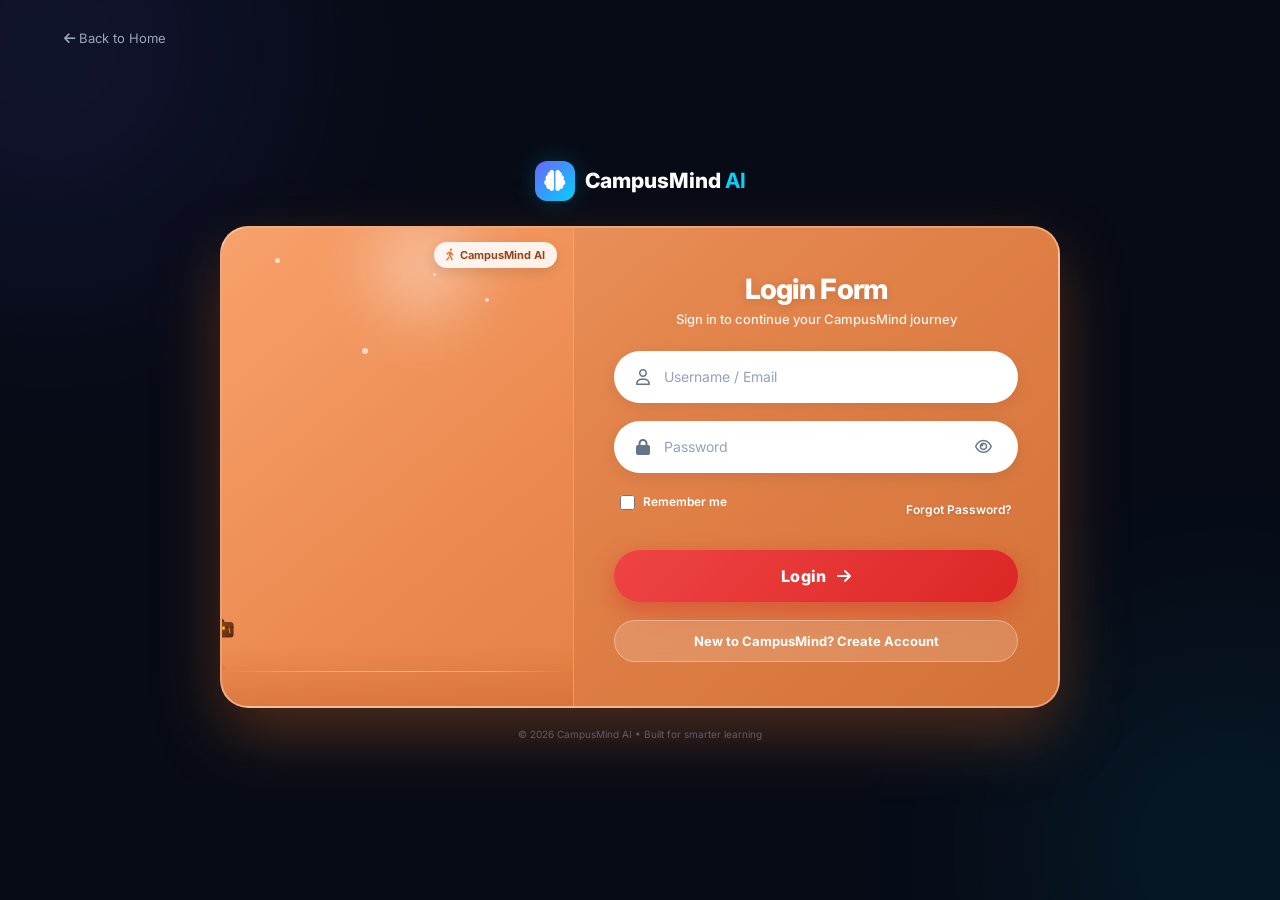
<file: frontend/auth/signin.html>
<!DOCTYPE html>
<html lang="en">
<head>

    <meta charset="UTF-8">
    <meta name="viewport" content="width=device-width, initial-scale=1.0">

    <title>Sign In | CampusMind AI</title>

    <link rel="preconnect" href="https://fonts.googleapis.com">
    <link rel="preconnect" href="https://fonts.gstatic.com" crossorigin>

    <link href="https://fonts.googleapis.com/css2?family=Inter:wght@400;500;600;700;800&display=swap"
          rel="stylesheet">

    <link rel="stylesheet"
          href="https://cdnjs.cloudflare.com/ajax/libs/font-awesome/6.5.2/css/all.min.css">

    <link rel="stylesheet" href="../css/auth.css">

</head>

<body>

    <div class="auth-page">

        <div class="auth-glow glow-one"></div>
        <div class="auth-glow glow-two"></div>

        <a href="../index.html" class="back-home">
            <i class="fa-solid fa-arrow-left"></i>
            Back to Home
        </a>

        <div class="auth-container reel-container">

            <div class="auth-brand">

                <div class="brand-icon">
                    <i class="fa-solid fa-brain"></i>
                </div>

                <span>
                    CampusMind
                    <b>AI</b>
                </span>

            </div>


            <div class="auth-card reel-card">

                <!-- LEFT COLUMN: 3D Animated Female Character Stage -->
                <div class="reel-character-col">
                    <div class="anim-stage-card" id="animStage">
                        <div class="stage-ambient-glow"></div>
                        <div class="stage-floor-light"></div>
                        <div class="stage-floor-line"></div>
                        
                        <div class="stage-particle p1"></div>
                        <div class="stage-particle p2"></div>
                        <div class="stage-particle p3"></div>
                        <div class="stage-particle p4"></div>

                        <!-- Dynamic Reaction Badge -->
                        <div class="stage-reaction-badge" id="reactionBadge">
                            <i class="fa-solid fa-person-walking"></i>
                            <span id="reactionText">CampusMind AI</span>
                        </div>

                        <!-- Character Moving Track -->
                        <div class="character-track">
                            <div class="character-mover" id="characterMover">
                                <svg class="character-svg" viewBox="0 0 120 150" fill="none" xmlns="http://www.w3.org/2000/svg">
                                    <defs>
                                        <linearGradient id="blazerGrad" x1="30" y1="40" x2="80" y2="85" gradientUnits="userSpaceOnUse">
                                            <stop offset="0%" stop-color="#f0f3fa" />
                                            <stop offset="60%" stop-color="#d9e0f0" />
                                            <stop offset="100%" stop-color="#bec8e0" />
                                        </linearGradient>
                                        <linearGradient id="pantsFrontGrad" x1="50" y1="85" x2="70" y2="135" gradientUnits="userSpaceOnUse">
                                            <stop offset="0%" stop-color="#2c3445" />
                                            <stop offset="100%" stop-color="#1c212d" />
                                        </linearGradient>
                                        <linearGradient id="pantsBackGrad" x1="40" y1="85" x2="60" y2="135" gradientUnits="userSpaceOnUse">
                                            <stop offset="0%" stop-color="#212836" />
                                            <stop offset="100%" stop-color="#141822" />
                                        </linearGradient>
                                        <linearGradient id="hairGrad" x1="30" y1="10" x2="75" y2="55" gradientUnits="userSpaceOnUse">
                                            <stop offset="0%" stop-color="#f5ce8c" />
                                            <stop offset="40%" stop-color="#de9c43" />
                                            <stop offset="100%" stop-color="#b67123" />
                                        </linearGradient>
                                        <linearGradient id="skinGrad" x1="50" y1="20" x2="75" y2="50" gradientUnits="userSpaceOnUse">
                                            <stop offset="0%" stop-color="#ffedd9" />
                                            <stop offset="60%" stop-color="#fad1b6" />
                                            <stop offset="100%" stop-color="#f3b895" />
                                        </linearGradient>
                                        <linearGradient id="briefcaseGrad" x1="65" y1="75" x2="90" y2="105" gradientUnits="userSpaceOnUse">
                                            <stop offset="0%" stop-color="#9a5229" />
                                            <stop offset="70%" stop-color="#733714" />
                                            <stop offset="100%" stop-color="#552409" />
                                        </linearGradient>
                                        <radialGradient id="shadowGrad" cx="50%" cy="50%" r="50%">
                                            <stop offset="0%" stop-color="#8c3913" stop-opacity="0.45" />
                                            <stop offset="70%" stop-color="#8c3913" stop-opacity="0.15" />
                                            <stop offset="100%" stop-color="#8c3913" stop-opacity="0" />
                                        </radialGradient>
                                    </defs>

                                    <!-- Ground Shadow under feet -->
                                    <ellipse class="char-shadow" cx="55" cy="138" rx="28" ry="7" fill="url(#shadowGrad)" />

                                    <!-- BACK LEG (Left Leg) -->
                                    <g class="char-leg-back" id="legBack">
                                        <path d="M 52 86 Q 48 108 46 126 L 40 127 Q 44 105 48 86 Z" fill="url(#pantsBackGrad)" />
                                        <path d="M 44 125 L 35 129 Q 32 133 37 135 L 50 135 Q 52 131 48 126 Z" fill="#e2e8f0" />
                                        <path d="M 34 133 L 51 133 Q 51 136 49 136 L 35 136 Z" fill="#cbd5e1" />
                                    </g>

                                    <!-- BACK ARM (Left Arm) -->
                                    <g class="char-arm-back" id="armBack">
                                        <path d="M 48 55 Q 40 68 36 82 L 42 84 Q 46 72 53 58 Z" fill="#bec8e0" />
                                        <path d="M 37 82 Q 33 93 30 102 L 35 104 Q 39 95 42 84 Z" fill="url(#skinGrad)" />
                                    </g>

                                    <!-- TORSO & HEAD GROUP (Bobbing) -->
                                    <g class="char-body">
                                        <path d="M 46 82 Q 56 86 64 82 L 62 90 Q 55 93 47 90 Z" fill="#1c212d" />
                                        <path d="M 46 54 Q 44 72 45 84 L 64 84 Q 65 72 63 54 Z" fill="url(#blazerGrad)" />
                                        <path d="M 53 54 L 58 68 L 63 54 Z" fill="#ffffff" />
                                        <path d="M 48 54 L 54 70 L 49 71 Z" fill="#d0d8ec" />
                                        <path d="M 63 54 L 57 70 L 62 71 Z" fill="#bcc7df" />
                                        <path d="M 53 44 H 59 V 55 H 53 Z" fill="url(#skinGrad)" />

                                        <g id="headGroup">
                                            <path class="char-hair" d="M 45 28 C 32 30 22 45 20 62 C 28 58 35 48 40 40 Z" fill="url(#hairGrad)" />
                                            <ellipse cx="44" cy="30" rx="3" ry="4" fill="#ea580c" />
                                            <path d="M 52 28 C 52 20 60 18 67 22 C 73 26 73 35 71 42 C 69 46 64 48 57 48 C 52 48 51 38 52 28 Z" fill="url(#skinGrad)" />
                                            <ellipse cx="66" cy="38" rx="3.5" ry="2" fill="#f87171" opacity="0.45" />

                                            <g class="char-eye-open" id="eyeOpen">
                                                <ellipse cx="66" cy="32" rx="3" ry="3.5" fill="#1e293b" />
                                                <circle cx="67" cy="31" r="1.1" fill="#ffffff" />
                                                <circle cx="65" cy="33" r="0.6" fill="#ffffff" />
                                                <path d="M 63 29 Q 67 27 70 30" stroke="#0f172a" stroke-width="1.2" stroke-linecap="round" fill="none" />
                                            </g>

                                            <path class="char-eye-blink" d="M 63 32 Q 66 35 69 32" stroke="#0f172a" stroke-width="1.3" stroke-linecap="round" fill="none" />
                                            <path d="M 63 26 Q 66 24 70 27" stroke="#9a5229" stroke-width="1.1" stroke-linecap="round" fill="none" />
                                            <path d="M 66 42 Q 69 44 71 41" stroke="#b91c1c" stroke-width="1.1" stroke-linecap="round" fill="none" />
                                            <path d="M 48 26 C 53 14 65 14 70 20 C 74 24 73 30 68 31 C 62 32 55 24 48 26 Z" fill="url(#hairGrad)" />
                                        </g>

                                        <!-- Hands Covering Eyes Rig -->
                                        <g class="char-hands-cover" id="handsCover">
                                            <g transform="translate(60, 26)">
                                                <ellipse cx="3" cy="6" rx="5" ry="4" fill="#fad1b6" stroke="#f3b895" stroke-width="0.8" />
                                                <path d="M 1 4 L 1 8 M 4 4 L 4 8" stroke="#e0956b" stroke-width="0.6" stroke-linecap="round" />
                                                <ellipse cx="9" cy="6" rx="5" ry="4" fill="#ffedd9" stroke="#fad1b6" stroke-width="0.8" />
                                                <path d="M 7 4 L 7 8 M 10 4 L 10 8" stroke="#e0956b" stroke-width="0.6" stroke-linecap="round" />
                                            </g>
                                        </g>
                                    </g>

                                    <!-- FRONT LEG (Right Leg) -->
                                    <g class="char-leg-front" id="legFront">
                                        <path d="M 58 86 Q 62 108 66 126 L 60 127 Q 56 106 54 86 Z" fill="url(#pantsFrontGrad)" />
                                        <path d="M 64 125 L 75 129 Q 78 133 73 135 L 59 135 Q 58 131 62 126 Z" fill="#ffffff" />
                                        <path d="M 58 133 L 75 133 Q 76 136 74 136 L 59 136 Z" fill="#94a3b8" />
                                        <path d="M 65 129 L 69 133" stroke="#ea580c" stroke-width="1.2" stroke-linecap="round" />
                                    </g>

                                    <!-- FRONT ARM (Right Arm) Holding Briefcase -->
                                    <g class="char-arm-front" id="armFront">
                                        <path d="M 58 55 Q 66 68 71 80 L 65 83 Q 61 70 54 58 Z" fill="url(#blazerGrad)" />
                                        <path d="M 70 80 Q 73 88 75 94 L 78 93 Q 76 86 73 80 Z" fill="url(#skinGrad)" />

                                        <g class="char-briefcase" id="briefcaseGroup">
                                            <path d="M 75 88 Q 76 83 78 88" stroke="#552409" stroke-width="2" stroke-linecap="round" fill="none" />
                                            <rect x="67" y="88" width="22" height="17" rx="3.5" fill="url(#briefcaseGrad)" />
                                            <path d="M 67 94 H 89" stroke="#4a1e06" stroke-width="1" />
                                            <rect x="76.5" y="93" width="3" height="3.5" rx="0.8" fill="#fbbf24" stroke="#d97706" stroke-width="0.5" />
                                            <path d="M 84 94 L 85 100" stroke="#f97316" stroke-width="1.2" stroke-linecap="round" />
                                        </g>
                                    </g>
                                </svg>
                            </div>
                        </div>
                    </div>
                </div>

                <!-- RIGHT COLUMN: Login Form exactly matching the reel thumbnail -->
                <div class="reel-form-col">
                    <div class="reel-form-header">
                        <h1 class="reel-form-title">Login Form</h1>
                        <p class="reel-form-subtitle">Sign in to continue your CampusMind journey</p>
                    </div>

                    <form id="signinForm">

                        <div class="reel-input-group form-group">
                            <div class="reel-pill-box input-box">
                                <i class="fa-regular fa-user"></i>
                                <input
                                    type="email"
                                    id="signinEmail"
                                    placeholder="Username / Email"
                                    required
                                >
                            </div>
                        </div>

                        <div class="reel-input-group form-group">
                            <div class="reel-pill-box input-box">
                                <i class="fa-solid fa-lock"></i>
                                <input
                                    type="password"
                                    id="signinPassword"
                                    placeholder="Password"
                                    required
                                >
                                <button
                                    type="button"
                                    class="password-toggle"
                                    data-target="signinPassword"
                                    title="Show/Hide Password">
                                    <i class="fa-regular fa-eye"></i>
                                </button>
                            </div>
                        </div>

                        <div class="reel-options-row">
                            <label class="reel-remember terms remember">
                                <input type="checkbox">
                                <span>Remember me</span>
                            </label>

                            <a href="#" id="forgotPassword" class="reel-forgot-link">
                                Forgot Password?
                            </a>
                        </div>

                        <button
                            type="submit"
                            class="reel-login-btn auth-button">
                            <span>Login</span>
                            <i class="fa-solid fa-arrow-right"></i>
                        </button>

                        <div
                            id="signinMessage"
                            class="form-message"
                            style="margin-top: 14px;">
                        </div>

                    </form>

                    <a href="signup.html" class="reel-switch-auth switch-auth">
                        New to CampusMind? Create Account
                    </a>

                </div>

            </div>

            <p class="auth-footer">
                © 2026 CampusMind AI • Built for smarter learning
            </p>

        </div>

    </div>


    <script src="../js/auth.js"></script>

    <!-- Interactive Animation Controller for 3D Female Character -->
    <script>
    document.addEventListener("DOMContentLoaded", () => {
        const animStage = document.getElementById('animStage');
        const reactionText = document.getElementById('reactionText');
        const reactionBadge = document.getElementById('reactionBadge');
        const emailInput = document.getElementById('signinEmail');
        const passwordInput = document.getElementById('signinPassword');
        const passToggleBtn = document.querySelector('.password-toggle[data-target="signinPassword"]');
        const signinForm = document.getElementById('signinForm');

        if (!animStage) return;

        function setBadge(iconClass, text) {
            if (!reactionBadge || !reactionText) return;
            const icon = reactionBadge.querySelector('i');
            if (icon) icon.className = iconClass;
            reactionText.textContent = text;
        }

        // Email field focus: Friendly greeting
        if (emailInput) {
            emailInput.addEventListener('focus', () => {
                animStage.className = 'anim-stage-card is-interacting state-email';
                setBadge('fa-solid fa-hand-sparkles', 'Welcome back! 👋');
            });
            emailInput.addEventListener('blur', resetCharacterState);
        }

        // Password field focus: Blindfold / No peeking
        if (passwordInput) {
            passwordInput.addEventListener('focus', () => {
                if (passwordInput.type === 'text') {
                    animStage.className = 'anim-stage-card is-interacting state-peek';
                    setBadge('fa-solid fa-eye', 'Peeking... 👀');
                } else {
                    animStage.className = 'anim-stage-card is-interacting state-password';
                    setBadge('fa-solid fa-eye-slash', 'No peeking! 🙈');
                }
            });
            passwordInput.addEventListener('blur', resetCharacterState);
        }

        // Password Show/Hide Toggle: React dynamically
        if (passToggleBtn && passwordInput) {
            passToggleBtn.addEventListener('click', () => {
                setTimeout(() => {
                    if (document.activeElement === passwordInput || animStage.classList.contains('is-interacting')) {
                        if (passwordInput.type === 'text') {
                            animStage.className = 'anim-stage-card is-interacting state-peek';
                            setBadge('fa-solid fa-eye', 'I see it! 👀');
                        } else {
                            animStage.className = 'anim-stage-card is-interacting state-password';
                            setBadge('fa-solid fa-eye-slash', 'No peeking! 🙈');
                        }
                    }
                }, 50);
            });
        }

        // Form Submit: Cheering state
        if (signinForm) {
            signinForm.addEventListener('submit', () => {
                animStage.className = 'anim-stage-card is-interacting state-submitting';
                setBadge('fa-solid fa-circle-notch fa-spin', 'Signing in... 🚀');
            });
        }

        function resetCharacterState() {
            setTimeout(() => {
                const active = document.activeElement;
                if (active !== emailInput && active !== passwordInput) {
                    animStage.className = 'anim-stage-card';
                    setBadge('fa-solid fa-person-walking', 'CampusMind AI');
                }
            }, 180);
        }
    });
    </script>

</body>
</html>
</file>
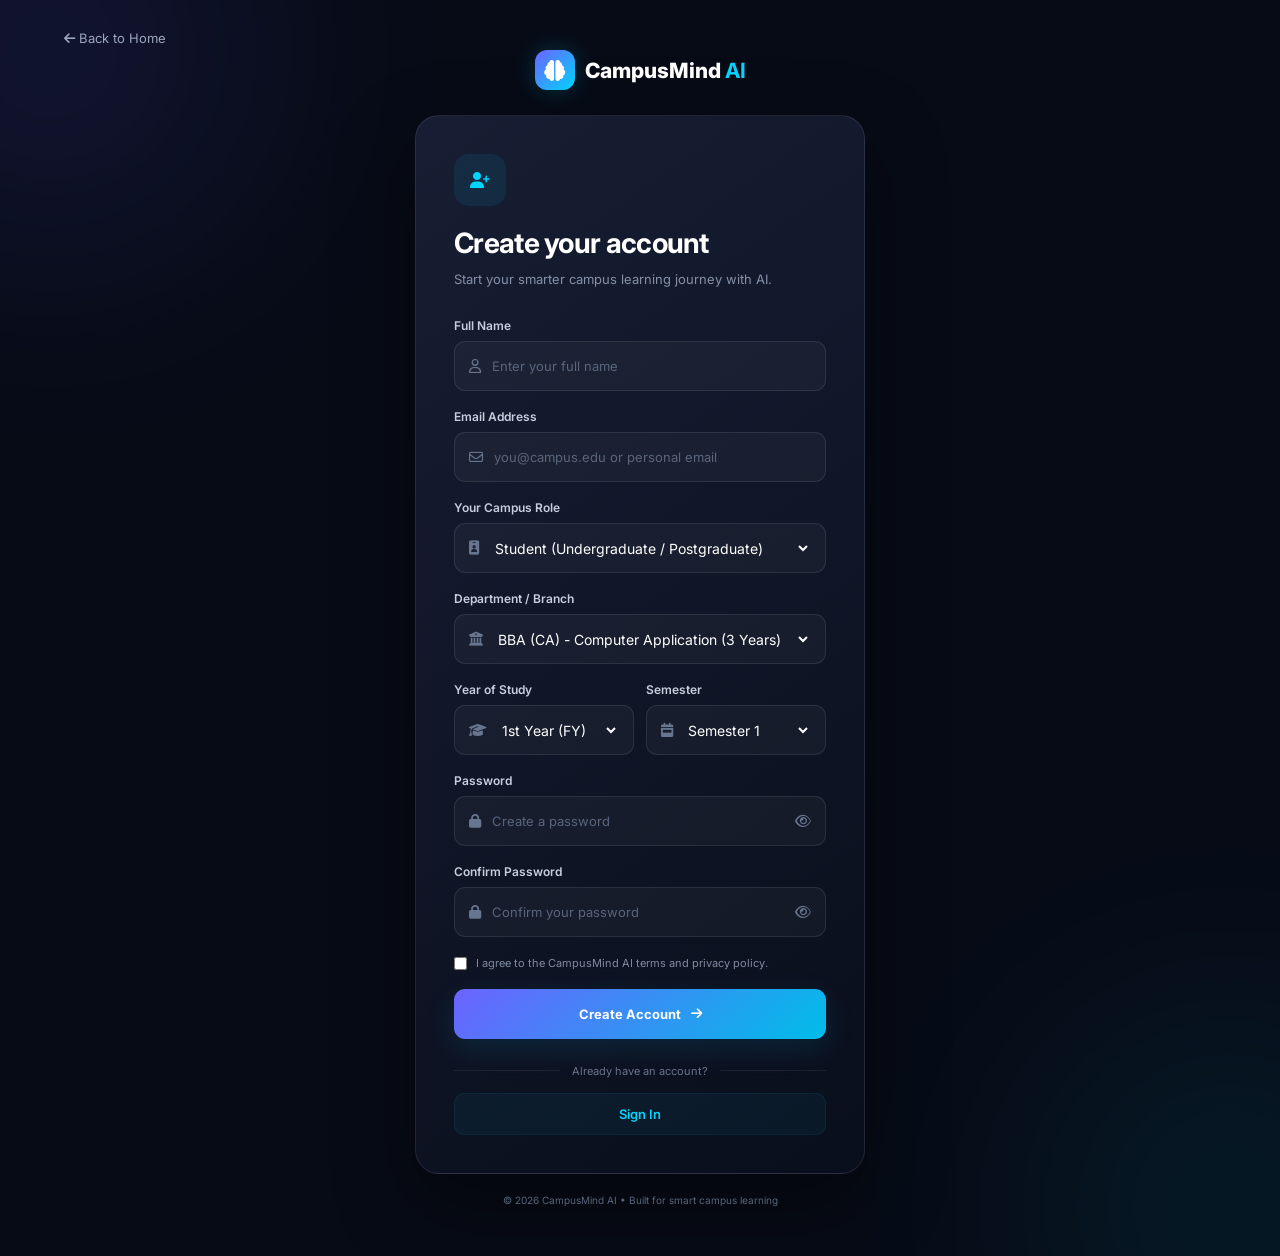
<file: frontend/auth/signup.html>
<!DOCTYPE html>
<html lang="en">
<head>

    <meta charset="UTF-8">
    <meta name="viewport" content="width=device-width, initial-scale=1.0">

    <title>Sign Up | CampusMind AI</title>

    <!-- Google Font -->
    <link rel="preconnect" href="https://fonts.googleapis.com">
    <link rel="preconnect" href="https://fonts.gstatic.com" crossorigin>

    <link
        href="https://fonts.googleapis.com/css2?family=Inter:wght@400;500;600;700;800&display=swap"
        rel="stylesheet"
    >

    <!-- Font Awesome -->
    <link
        rel="stylesheet"
        href="https://cdnjs.cloudflare.com/ajax/libs/font-awesome/6.5.2/css/all.min.css"
    >

    <!-- Auth CSS -->
    <link rel="stylesheet" href="../css/auth.css">

</head>


<body>

    <div class="auth-page">

        <!-- Background Glow -->
        <div class="auth-glow glow-one"></div>
        <div class="auth-glow glow-two"></div>


        <!-- Back To Home -->
        <a
            href="../index.html"
            class="back-home"
        >

            <i class="fa-solid fa-arrow-left"></i>

            Back to Home

        </a>


        <div class="auth-container">


            <!-- BRAND -->
            <div class="auth-brand">

                <div class="brand-icon">

                    <i class="fa-solid fa-brain"></i>

                </div>

                <span>

                    CampusMind

                    <b>AI</b>

                </span>

            </div>



            <!-- AUTH CARD -->
            <div class="auth-card">


                <!-- AUTH ICON -->
                <div class="auth-icon">

                    <i class="fa-solid fa-user-plus"></i>

                </div>


                <!-- TITLE -->
                <h1>
                    Create your account
                </h1>


                <p class="auth-subtitle">

                    Start your smarter campus learning journey with AI.

                </p>



                <!-- SIGN UP FORM -->
                <form id="signupForm">


                    <!-- =========================
                         FULL NAME
                    ========================== -->

                    <div class="form-group">

                        <label for="name">
                            Full Name
                        </label>


                        <div class="input-box">

                            <i class="fa-regular fa-user"></i>


                            <input
                                type="text"
                                id="name"
                                placeholder="Enter your full name"
                                autocomplete="name"
                            >

                        </div>


                        <!-- Name Error -->
                        <small
                            id="nameError"
                            class="form-error"
                        ></small>

                    </div>



                    <!-- =========================
                         EMAIL
                    ========================== -->

                    <div class="form-group">

                        <label for="email">
                            Email Address
                        </label>


                        <div class="input-box">

                            <i class="fa-regular fa-envelope"></i>


                            <input
                                type="email"
                                id="email"
                                placeholder="you@campus.edu or personal email"
                                autocomplete="email"
                            >

                        </div>


                        <!-- Email Error -->
                        <small
                            id="emailError"
                            class="form-error"
                        ></small>

                    </div>


                    <!-- =========================
                         ROLE SELECTION
                    ========================== -->
                    <div class="form-group">
                        <label for="userRole">
                            Your Campus Role
                        </label>
                        <div class="input-box">
                            <i class="fa-solid fa-id-badge"></i>
                            <select id="userRole" style="background:transparent;border:none;color:#fff;width:100%;outline:none;font-family:inherit;font-size:14px;">
                                <option value="student" style="background:#0f172a;color:#fff;">Student (Undergraduate / Postgraduate)</option>
                                <option value="hod" style="background:#0f172a;color:#fff;">Head of Department (HOD)</option>
                                <option value="principal" style="background:#0f172a;color:#fff;">College Principal (Executive)</option>
                                <option value="faculty" style="background:#0f172a;color:#fff;">Faculty / Professor</option>
                                <option value="alumni" style="background:#0f172a;color:#fff;">Alumni Graduate</option>
                                <option value="admin" style="background:#0f172a;color:#fff;">Campus Administrator</option>
                            </select>
                        </div>
                    </div>


                    <!-- =========================
                         DYNAMIC STUDENT PROFILE FIELDS
                    ========================== -->
                    <div id="studentProfileFields">
                        <div class="form-group">
                            <label for="department">Department / Branch</label>
                            <div class="input-box">
                                <i class="fa-solid fa-building-columns"></i>
                                <select id="department" style="background:transparent;border:none;color:#fff;width:100%;outline:none;font-family:inherit;font-size:14px;">
                                    <option value="BBA(CA)" style="background:#0f172a;color:#fff;">BBA (CA) - Computer Application (3 Years)</option>
                                    <option value="BBA" style="background:#0f172a;color:#fff;">BBA - Business Administration (3 Years)</option>
                                    <option value="BCS" style="background:#0f172a;color:#fff;">BCS - Computer Science (3 Years)</option>
                                    <option value="B.Sc" style="background:#0f172a;color:#fff;">B.Sc - Science (3 Years)</option>
                                    <option value="B.Com" style="background:#0f172a;color:#fff;">B.Com - Commerce (3 Years)</option>
                                    <option value="M.Sc" style="background:#0f172a;color:#fff;">M.Sc - Computer Science (2 Years PG)</option>
                                </select>
                            </div>
                        </div>

                        <div style="display:grid;grid-template-columns:1fr 1fr;gap:12px;">
                            <div class="form-group">
                                <label for="yearOfStudy">Year of Study</label>
                                <div class="input-box">
                                    <i class="fa-solid fa-graduation-cap"></i>
                                    <select id="yearOfStudy" style="background:transparent;border:none;color:#fff;width:100%;outline:none;font-family:inherit;font-size:14px;">
                                        <option value="1st Year" style="background:#0f172a;color:#fff;">1st Year (FY)</option>
                                        <option value="2nd Year" style="background:#0f172a;color:#fff;">2nd Year (SY)</option>
                                        <option value="3rd Year" style="background:#0f172a;color:#fff;">3rd Year (TY)</option>
                                    </select>
                                </div>
                            </div>

                            <div class="form-group">
                                <label for="semester">Semester</label>
                                <div class="input-box">
                                    <i class="fa-solid fa-calendar-week"></i>
                                    <select id="semester" style="background:transparent;border:none;color:#fff;width:100%;outline:none;font-family:inherit;font-size:14px;">
                                        <option value="1" style="background:#0f172a;color:#fff;">Semester 1</option>
                                        <option value="2" style="background:#0f172a;color:#fff;">Semester 2</option>
                                        <option value="3" style="background:#0f172a;color:#fff;">Semester 3</option>
                                        <option value="4" style="background:#0f172a;color:#fff;">Semester 4</option>
                                        <option value="5" style="background:#0f172a;color:#fff;">Semester 5</option>
                                        <option value="6" style="background:#0f172a;color:#fff;">Semester 6</option>
                                    </select>
                                </div>
                            </div>
                        </div>
                    </div>

                    <!-- =========================
                         SECURITY ROLE VERIFICATION PASSCODE
                    ========================== -->
                    <div id="roleSecurityBox" style="display:none;background:rgba(239,68,68,0.08);border:1px solid rgba(239,68,68,0.3);border-radius:12px;padding:14px;margin-bottom:18px;">
                        <div class="form-group" style="margin-bottom:0;">
                            <label id="passcodeLabel" for="rolePasscode" style="color:#fca5a5;font-weight:700;">
                                <i class="fa-solid fa-shield-halved"></i> Institutional Security Passcode / Access Key
                            </label>
                            <div class="input-box" style="margin-top:6px;border-color:rgba(239,68,68,0.4);">
                                <i class="fa-solid fa-key" style="color:#f87171;"></i>
                                <input
                                    type="password"
                                    id="rolePasscode"
                                    placeholder="Enter authorization key (e.g. VPCSC@FAC2026)"
                                    autocomplete="off"
                                >
                            </div>
                            <small id="passcodeHelpText" style="display:block;margin-top:4px;color:#cbd5e1;font-size:11px;">
                                Required to prevent unauthorized staff or admin account creation.
                            </small>
                            <small id="passcodeError" class="form-error"></small>
                        </div>
                    </div>


                    <!-- =========================
                         PASSWORD
                    ========================== -->

                    <div class="form-group">

                        <label for="password">
                            Password
                        </label>


                        <div class="input-box">

                            <i class="fa-solid fa-lock"></i>


                            <input
                                type="password"
                                id="password"
                                placeholder="Create a password"
                                autocomplete="new-password"
                            >


                            <!-- Password Toggle -->
                            <button
                                type="button"
                                class="password-toggle"
                                data-target="password"
                                aria-label="Show password"
                            >

                                <i class="fa-regular fa-eye"></i>

                            </button>

                        </div>


                        <!-- Password Error -->
                        <small
                            id="passwordError"
                            class="form-error"
                        ></small>


                        <!-- Password Strength -->
                        <div
                            id="passwordStrength"
                            class="password-strength"
                        ></div>

                    </div>



                    <!-- =========================
                         CONFIRM PASSWORD
                    ========================== -->

                    <div class="form-group">

                        <label for="confirmPassword">

                            Confirm Password

                        </label>


                        <div class="input-box">

                            <i class="fa-solid fa-lock"></i>


                            <input
                                type="password"
                                id="confirmPassword"
                                placeholder="Confirm your password"
                                autocomplete="new-password"
                            >


                            <!-- Confirm Password Toggle -->
                            <button
                                type="button"
                                class="password-toggle"
                                data-target="confirmPassword"
                                aria-label="Show password"
                            >

                                <i class="fa-regular fa-eye"></i>

                            </button>

                        </div>


                        <!-- Confirm Password Error -->
                        <small
                            id="confirmPasswordError"
                            class="form-error"
                        ></small>

                    </div>



                    <!-- =========================
                         TERMS
                    ========================== -->

                    <label class="terms">

                        <input
                            type="checkbox"
                            id="terms"
                        >


                        <span>

                            I agree to the CampusMind AI
                            terms and privacy policy.

                        </span>

                    </label>


                    <!-- Terms Error -->
                    <small
                        id="termsError"
                        class="form-error"
                    ></small>



                    <!-- =========================
                         CREATE ACCOUNT BUTTON
                    ========================== -->

                    <button
                        type="submit"
                        class="auth-button"
                    >

                        <span>
                            Create Account
                        </span>

                        <i class="fa-solid fa-arrow-right"></i>

                    </button>



                    <!-- SUCCESS / GENERAL MESSAGE -->
                    <div
                        id="signupMessage"
                        class="form-message"
                    ></div>


                </form>



                <!-- =========================
                     SWITCH TO SIGN IN
                ========================== -->

                <div class="auth-divider">

                    <span>
                        Already have an account?
                    </span>

                </div>


                <a
                    href="signin.html"
                    class="switch-auth"
                >

                    Sign In

                </a>


            </div>



            <!-- FOOTER -->
            <p class="auth-footer">

                © 2026 CampusMind AI
                • Built for smart campus learning

            </p>


        </div>

    </div>



    <!-- AUTH JAVASCRIPT -->
    <script src="../js/auth.js"></script>


</body>
</html>
</file>
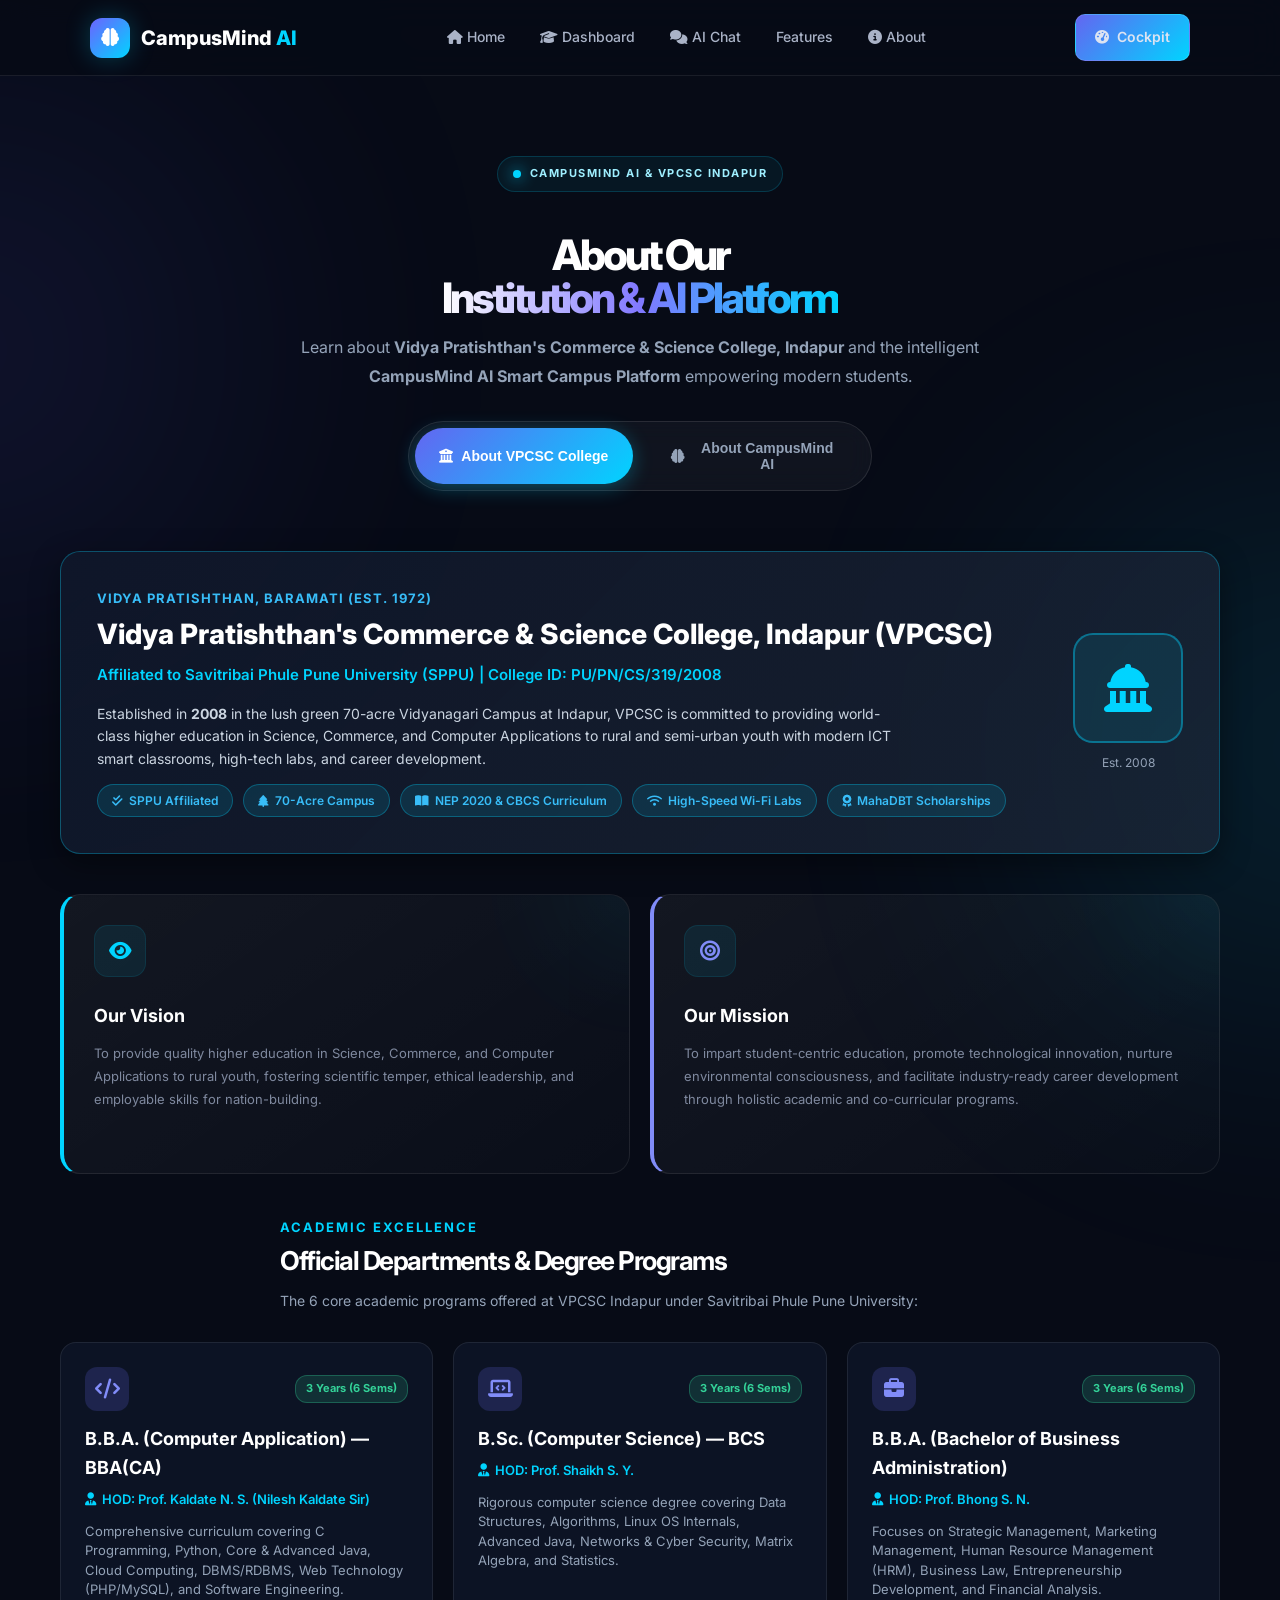
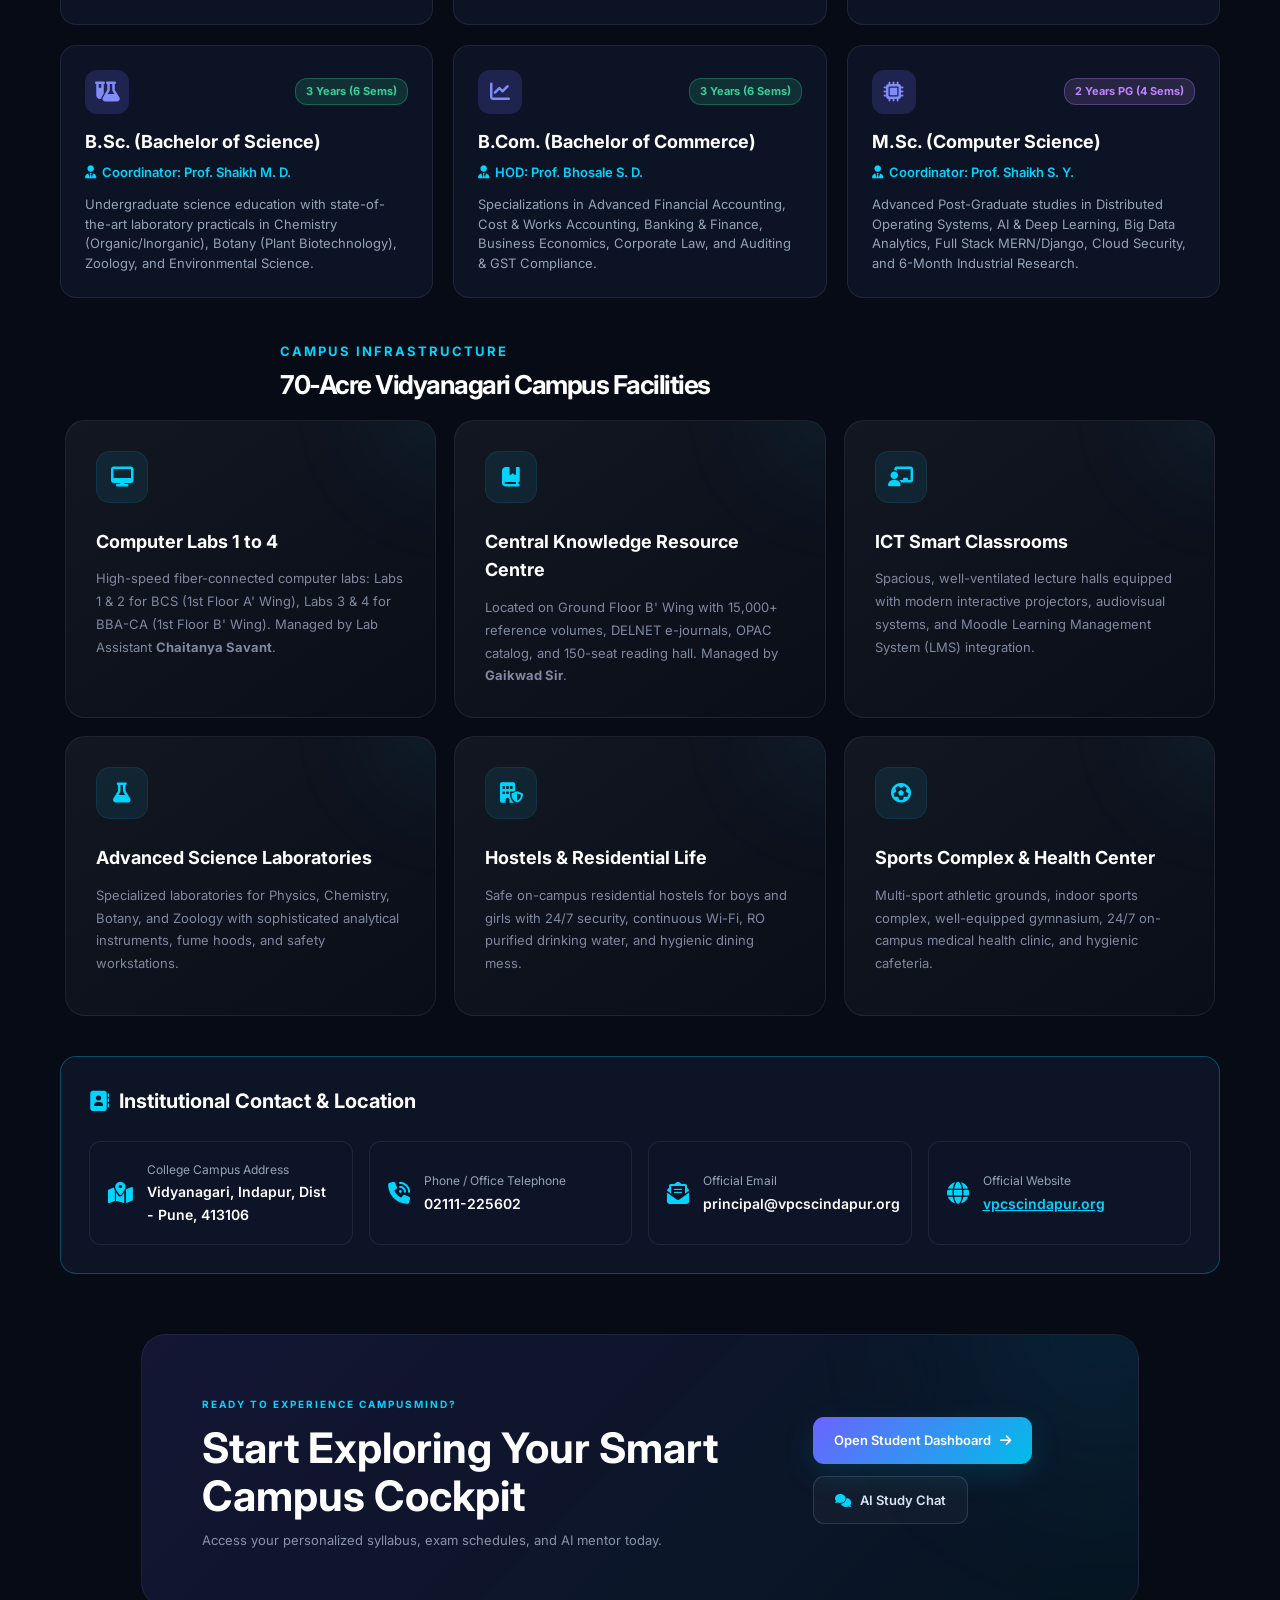
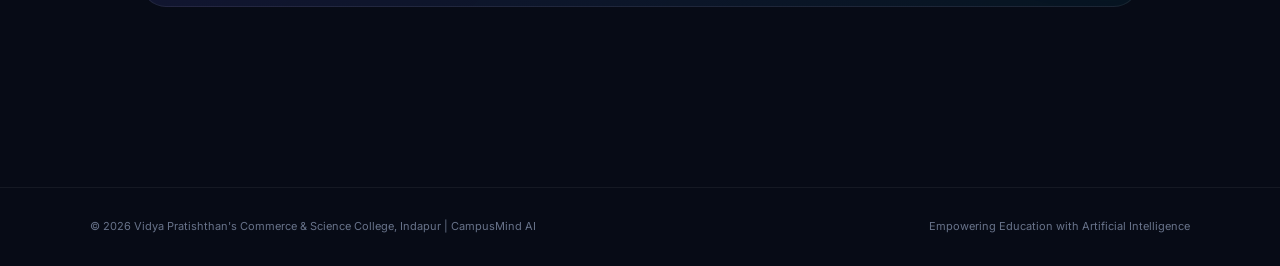
<file: frontend/pages/about.html>
<!DOCTYPE html>
<html lang="en">

<head>
    <meta charset="UTF-8">
    <meta name="viewport" content="width=device-width, initial-scale=1.0">
    <title>About | VPCSC Indapur & CampusMind AI</title>

    <!-- Google Font -->
    <link rel="preconnect" href="https://fonts.googleapis.com">
    <link rel="preconnect" href="https://fonts.gstatic.com" crossorigin>
    <link href="https://fonts.googleapis.com/css2?family=Inter:wght@400;500;600;700;800&display=swap" rel="stylesheet">

    <!-- Font Awesome -->
    <link rel="stylesheet" href="https://cdnjs.cloudflare.com/ajax/libs/font-awesome/6.5.2/css/all.min.css">

    <!-- Main Page CSS -->
    <link rel="stylesheet" href="../css/style.css">
    <link rel="stylesheet" href="../css/pages.css">

    <style>
        .about-tabs-nav {
            display: flex;
            justify-content: center;
            gap: 14px;
            margin: 30px auto 40px;
            padding: 6px;
            background: rgba(255, 255, 255, 0.04);
            border: 1px solid rgba(255, 255, 255, 0.1);
            border-radius: 40px;
            max-width: 580px;
            backdrop-filter: blur(12px);
        }

        .about-tab-btn {
            flex: 1;
            padding: 12px 24px;
            border-radius: 30px;
            border: none;
            background: transparent;
            color: #94a3b8;
            font-size: 14px;
            font-weight: 700;
            cursor: pointer;
            transition: all 0.3s ease;
            display: flex;
            align-items: center;
            justify-content: center;
            gap: 8px;
        }

        .about-tab-btn:hover {
            color: #ffffff;
            background: rgba(255, 255, 255, 0.06);
        }

        .about-tab-btn.active {
            background: linear-gradient(135deg, #6366f1, #00d4ff);
            color: #ffffff;
            box-shadow: 0 4px 20px rgba(0, 212, 255, 0.3);
        }

        .tab-content-panel {
            display: none;
            animation: fadeInTab 0.4s ease;
        }

        .tab-content-panel.active {
            display: block;
        }

        @keyframes fadeInTab {
            from {
                opacity: 0;
                transform: translateY(12px);
            }
            to {
                opacity: 1;
                transform: translateY(0);
            }
        }

        /* College Specific Styles */
        .college-hero-card {
            background: linear-gradient(135deg, rgba(15, 23, 42, 0.9), rgba(30, 41, 59, 0.7));
            border: 1px solid rgba(0, 212, 255, 0.3);
            border-radius: 20px;
            padding: 36px;
            margin-bottom: 40px;
            box-shadow: 0 10px 30px rgba(0, 0, 0, 0.4);
            display: grid;
            grid-template-columns: 1fr auto;
            gap: 24px;
            align-items: center;
        }

        .college-hero-title {
            font-size: 28px;
            font-weight: 800;
            color: #ffffff;
            margin-bottom: 10px;
            line-height: 1.3;
        }

        .college-hero-subtitle {
            color: #00d4ff;
            font-size: 15px;
            font-weight: 600;
            margin-bottom: 16px;
        }

        .college-badge-group {
            display: flex;
            flex-wrap: wrap;
            gap: 10px;
            margin-top: 14px;
        }

        .college-badge {
            background: rgba(0, 212, 255, 0.12);
            border: 1px solid rgba(0, 212, 255, 0.3);
            color: #38bdf8;
            padding: 6px 14px;
            border-radius: 20px;
            font-size: 12px;
            font-weight: 600;
            display: inline-flex;
            align-items: center;
            gap: 6px;
        }

        .departments-grid {
            display: grid;
            grid-template-columns: repeat(auto-fit, minmax(320px, 1fr));
            gap: 20px;
            margin: 30px 0;
        }

        .dept-card {
            background: rgba(15, 23, 42, 0.75);
            border: 1px solid rgba(255, 255, 255, 0.08);
            border-radius: 16px;
            padding: 24px;
            transition: all 0.3s ease;
            position: relative;
            overflow: hidden;
        }

        .dept-card:hover {
            transform: translateY(-4px);
            border-color: rgba(0, 212, 255, 0.4);
            box-shadow: 0 10px 25px rgba(0, 212, 255, 0.15);
        }

        .dept-card-header {
            display: flex;
            align-items: center;
            justify-content: space-between;
            margin-bottom: 14px;
        }

        .dept-icon {
            width: 44px;
            height: 44px;
            border-radius: 12px;
            background: rgba(99, 102, 241, 0.2);
            color: #818cf8;
            display: flex;
            align-items: center;
            justify-content: center;
            font-size: 20px;
        }

        .dept-duration {
            font-size: 11px;
            font-weight: 700;
            padding: 4px 10px;
            border-radius: 12px;
            background: rgba(52, 211, 153, 0.15);
            color: #34d399;
            border: 1px solid rgba(52, 211, 153, 0.3);
        }

        .dept-name {
            font-size: 18px;
            font-weight: 700;
            color: #ffffff;
            margin-bottom: 6px;
        }

        .dept-hod {
            font-size: 13px;
            color: #00d4ff;
            font-weight: 600;
            margin-bottom: 12px;
            display: flex;
            align-items: center;
            gap: 6px;
        }

        .dept-desc {
            font-size: 13px;
            color: #94a3b8;
            line-height: 1.5;
        }

        .faculty-list-grid {
            display: grid;
            grid-template-columns: repeat(auto-fit, minmax(260px, 1fr));
            gap: 16px;
            margin: 24px 0;
        }

        .faculty-card {
            background: rgba(30, 41, 59, 0.5);
            border: 1px solid rgba(255, 255, 255, 0.06);
            border-radius: 12px;
            padding: 16px;
            display: flex;
            align-items: flex-start;
            gap: 12px;
        }

        .faculty-avatar {
            width: 42px;
            height: 42px;
            border-radius: 50%;
            background: linear-gradient(135deg, #3b82f6, #06b6d4);
            display: flex;
            align-items: center;
            justify-content: center;
            font-size: 16px;
            color: #ffffff;
            flex-shrink: 0;
        }

        .faculty-info h4 {
            font-size: 14px;
            font-weight: 700;
            color: #ffffff;
            margin-bottom: 3px;
        }

        .faculty-info p {
            font-size: 12px;
            color: #94a3b8;
            margin-bottom: 4px;
        }

        .faculty-info .faculty-tag {
            font-size: 11px;
            color: #38bdf8;
            font-weight: 600;
        }

        .contact-box-grid {
            display: grid;
            grid-template-columns: repeat(auto-fit, minmax(240px, 1fr));
            gap: 16px;
            margin-top: 24px;
        }

        .contact-item {
            background: rgba(15, 23, 42, 0.6);
            border: 1px solid rgba(255, 255, 255, 0.08);
            border-radius: 12px;
            padding: 18px;
            display: flex;
            align-items: center;
            gap: 14px;
        }

        .contact-item i {
            font-size: 22px;
            color: #00d4ff;
        }

        .contact-item-text div:first-child {
            font-size: 12px;
            color: #94a3b8;
        }

        .contact-item-text div:last-child {
            font-size: 14px;
            color: #ffffff;
            font-weight: 600;
            margin-top: 2px;
        }

        @media (max-width: 768px) {
            .college-hero-card {
                grid-template-columns: 1fr;
                padding: 24px;
            }
            .about-tabs-nav {
                flex-direction: column;
                border-radius: 20px;
            }
        }
    </style>
</head>

<body>

    <!-- BACKGROUND EFFECTS -->
    <div class="page-glow glow-left"></div>
    <div class="page-glow glow-right"></div>

    <!-- NAVBAR -->
    <header class="navbar" style="position:sticky; top:0; z-index:1000; background:rgba(7, 11, 22, 0.85); backdrop-filter:blur(18px); border-bottom:1px solid rgba(255,255,255,0.08);">
        <div class="logo">
            <div class="logo-icon">
                <i class="fa-solid fa-brain"></i>
            </div>
            <span>CampusMind <span class="ai-text">AI</span></span>
        </div>
        <nav>
            <a href="../index.html"><i class="fa-solid fa-house"></i> Home</a>
            <a href="student-dashboard.html"><i class="fa-solid fa-graduation-cap"></i> Dashboard</a>
            <a href="chat.html"><i class="fa-solid fa-comments"></i> AI Chat</a>
            <a href="features.html">Features</a>
            <a href="about.html" class="active"><i class="fa-solid fa-circle-info"></i> About</a>
        </nav>
        <div class="auth-buttons">
            <a href="student-dashboard.html" class="signin-button" style="background:linear-gradient(135deg, #6366f1, #00d4ff);"><i class="fa-solid fa-gauge-high"></i> Cockpit</a>
        </div>
    </header>

    <main style="max-width: 1200px; margin: 0 auto; padding: 40px 20px 80px;">

        <!-- PAGE HERO HEADER -->
        <section class="page-hero" style="min-height: auto; padding: 40px 20px 20px; text-align: center;">
            <div class="hero-badge" style="margin: 0 auto 16px;">
                <span class="hero-dot"></span>
                CAMPUSMIND AI & VPCSC INDAPUR
            </div>

            <h1 style="font-size: 42px; margin-bottom: 14px;">
                About Our <span>Institution & AI Platform</span>
            </h1>

            <p style="max-width: 750px; margin: 0 auto; color: #94a3b8; font-size: 16px;">
                Learn about <strong>Vidya Pratishthan's Commerce & Science College, Indapur</strong> and the intelligent <strong>CampusMind AI Smart Campus Platform</strong> empowering modern students.
            </p>

            <!-- TABS SWITCHER -->
            <div class="about-tabs-nav">
                <button class="about-tab-btn active" id="tab-btn-college" onclick="switchAboutTab('college')">
                    <i class="fa-solid fa-building-columns"></i> About VPCSC College
                </button>
                <button class="about-tab-btn" id="tab-btn-ai" onclick="switchAboutTab('ai')">
                    <i class="fa-solid fa-brain"></i> About CampusMind AI
                </button>
            </div>
        </section>

        <!-- =====================================================
             TAB 1: ABOUT VPCSC COLLEGE, INDAPUR
        ===================================================== -->
        <div id="tab-panel-college" class="tab-content-panel active">

            <!-- Institutional Hero Card -->
            <div class="college-hero-card">
                <div>
                    <div style="font-size: 13px; text-transform: uppercase; letter-spacing: 1px; color: #38bdf8; font-weight: 700; margin-bottom: 8px;">
                        Vidya Pratishthan, Baramati (Est. 1972)
                    </div>
                    <div class="college-hero-title">
                        Vidya Pratishthan's Commerce & Science College, Indapur (VPCSC)
                    </div>
                    <div class="college-hero-subtitle">
                        Affiliated to Savitribai Phule Pune University (SPPU) | College ID: PU/PN/CS/319/2008
                    </div>
                    <p style="color: #cbd5e1; font-size: 14px; line-height: 1.6; max-width: 800px;">
                        Established in <strong>2008</strong> in the lush green 70-acre Vidyanagari Campus at Indapur, VPCSC is committed to providing world-class higher education in Science, Commerce, and Computer Applications to rural and semi-urban youth with modern ICT smart classrooms, high-tech labs, and career development.
                    </p>

                    <div class="college-badge-group">
                        <span class="college-badge"><i class="fa-solid fa-check-double"></i> SPPU Affiliated</span>
                        <span class="college-badge"><i class="fa-solid fa-tree"></i> 70-Acre Campus</span>
                        <span class="college-badge"><i class="fa-solid fa-book-open"></i> NEP 2020 & CBCS Curriculum</span>
                        <span class="college-badge"><i class="fa-solid fa-wifi"></i> High-Speed Wi-Fi Labs</span>
                        <span class="college-badge"><i class="fa-solid fa-award"></i> MahaDBT Scholarships</span>
                    </div>
                </div>

                <div style="text-align: center;">
                    <div style="width: 110px; height: 110px; border-radius: 20px; background: rgba(0, 212, 255, 0.1); border: 2px solid rgba(0, 212, 255, 0.4); display: flex; align-items: center; justify-content: center; font-size: 48px; color: #00d4ff; margin: 0 auto;">
                        <i class="fa-solid fa-landmark-dome"></i>
                    </div>
                    <div style="font-size: 12px; color: #94a3b8; margin-top: 10px;">Est. 2008</div>
                </div>
            </div>

            <!-- Vision & Mission -->
            <div style="display: grid; grid-template-columns: repeat(auto-fit, minmax(300px, 1fr)); gap: 20px; margin-bottom: 40px;">
                <div class="info-card" style="border-left: 4px solid #00d4ff;">
                    <div class="info-icon" style="color: #00d4ff;"><i class="fa-solid fa-eye"></i></div>
                    <h3>Our Vision</h3>
                    <p>
                        To provide quality higher education in Science, Commerce, and Computer Applications to rural youth, fostering scientific temper, ethical leadership, and employable skills for nation-building.
                    </p>
                </div>

                <div class="info-card" style="border-left: 4px solid #818cf8;">
                    <div class="info-icon" style="color: #818cf8;"><i class="fa-solid fa-bullseye"></i></div>
                    <h3>Our Mission</h3>
                    <p>
                        To impart student-centric education, promote technological innovation, nurture environmental consciousness, and facilitate industry-ready career development through holistic academic and co-curricular programs.
                    </p>
                </div>
            </div>

            <!-- 6 Official Degree Programs -->
            <div class="section-heading" style="text-align: left; margin-bottom: 10px;">
                <span style="color: #00d4ff; font-weight: 700; font-size: 13px; text-transform: uppercase;">ACADEMIC EXCELLENCE</span>
                <h2 style="font-size: 26px; color: #ffffff; margin-top: 6px;">
                    Official Departments & Degree Programs
                </h2>
                <p style="color: #94a3b8; font-size: 14px;">The 6 core academic programs offered at VPCSC Indapur under Savitribai Phule Pune University:</p>
            </div>

            <div class="departments-grid">
                <!-- Dept 1: BBA(CA) -->
                <div class="dept-card">
                    <div class="dept-card-header">
                        <div class="dept-icon"><i class="fa-solid fa-code"></i></div>
                        <span class="dept-duration">3 Years (6 Sems)</span>
                    </div>
                    <div class="dept-name">B.B.A. (Computer Application) — BBA(CA)</div>
                    <div class="dept-hod"><i class="fa-solid fa-user-tie"></i> HOD: Prof. Kaldate N. S. (Nilesh Kaldate Sir)</div>
                    <p class="dept-desc">
                        Comprehensive curriculum covering C Programming, Python, Core & Advanced Java, Cloud Computing, DBMS/RDBMS, Web Technology (PHP/MySQL), and Software Engineering.
                    </p>
                </div>

                <!-- Dept 2: BCS -->
                <div class="dept-card">
                    <div class="dept-card-header">
                        <div class="dept-icon"><i class="fa-solid fa-laptop-code"></i></div>
                        <span class="dept-duration">3 Years (6 Sems)</span>
                    </div>
                    <div class="dept-name">B.Sc. (Computer Science) — BCS</div>
                    <div class="dept-hod"><i class="fa-solid fa-user-tie"></i> HOD: Prof. Shaikh S. Y.</div>
                    <p class="dept-desc">
                        Rigorous computer science degree covering Data Structures, Algorithms, Linux OS Internals, Advanced Java, Networks & Cyber Security, Matrix Algebra, and Statistics.
                    </p>
                </div>

                <!-- Dept 3: BBA -->
                <div class="dept-card">
                    <div class="dept-card-header">
                        <div class="dept-icon"><i class="fa-solid fa-briefcase"></i></div>
                        <span class="dept-duration">3 Years (6 Sems)</span>
                    </div>
                    <div class="dept-name">B.B.A. (Bachelor of Business Administration)</div>
                    <div class="dept-hod"><i class="fa-solid fa-user-tie"></i> HOD: Prof. Bhong S. N.</div>
                    <p class="dept-desc">
                        Focuses on Strategic Management, Marketing Management, Human Resource Management (HRM), Business Law, Entrepreneurship Development, and Financial Analysis.
                    </p>
                </div>

                <!-- Dept 4: B.Sc -->
                <div class="dept-card">
                    <div class="dept-card-header">
                        <div class="dept-icon"><i class="fa-solid fa-flask-vial"></i></div>
                        <span class="dept-duration">3 Years (6 Sems)</span>
                    </div>
                    <div class="dept-name">B.Sc. (Bachelor of Science)</div>
                    <div class="dept-hod"><i class="fa-solid fa-user-tie"></i> Coordinator: Prof. Shaikh M. D.</div>
                    <p class="dept-desc">
                        Undergraduate science education with state-of-the-art laboratory practicals in Chemistry (Organic/Inorganic), Botany (Plant Biotechnology), Zoology, and Environmental Science.
                    </p>
                </div>

                <!-- Dept 5: B.Com -->
                <div class="dept-card">
                    <div class="dept-card-header">
                        <div class="dept-icon"><i class="fa-solid fa-chart-line"></i></div>
                        <span class="dept-duration">3 Years (6 Sems)</span>
                    </div>
                    <div class="dept-name">B.Com. (Bachelor of Commerce)</div>
                    <div class="dept-hod"><i class="fa-solid fa-user-tie"></i> HOD: Prof. Bhosale S. D.</div>
                    <p class="dept-desc">
                        Specializations in Advanced Financial Accounting, Cost & Works Accounting, Banking & Finance, Business Economics, Corporate Law, and Auditing & GST Compliance.
                    </p>
                </div>

                <!-- Dept 6: M.Sc -->
                <div class="dept-card">
                    <div class="dept-card-header">
                        <div class="dept-icon"><i class="fa-solid fa-microchip"></i></div>
                        <span class="dept-duration" style="background:rgba(192, 132, 252, 0.15); color:#c084fc; border-color:rgba(192, 132, 252, 0.3);">2 Years PG (4 Sems)</span>
                    </div>
                    <div class="dept-name">M.Sc. (Computer Science)</div>
                    <div class="dept-hod"><i class="fa-solid fa-user-tie"></i> Coordinator: Prof. Shaikh S. Y.</div>
                    <p class="dept-desc">
                        Advanced Post-Graduate studies in Distributed Operating Systems, AI & Deep Learning, Big Data Analytics, Full Stack MERN/Django, Cloud Security, and 6-Month Industrial Research.
                    </p>
                </div>
            </div>

            <!-- Campus Infrastructure Highlights -->
            <div class="section-heading" style="text-align: left; margin-top: 40px; margin-bottom: 10px;">
                <span style="color: #00d4ff; font-weight: 700; font-size: 13px; text-transform: uppercase;">CAMPUS INFRASTRUCTURE</span>
                <h2 style="font-size: 26px; color: #ffffff; margin-top: 6px;">
                    70-Acre Vidyanagari Campus Facilities
                </h2>
            </div>

            <div class="about-grid" style="margin-top: 20px;">
                <div class="info-card">
                    <div class="info-icon"><i class="fa-solid fa-desktop"></i></div>
                    <h3>Computer Labs 1 to 4</h3>
                    <p>
                        High-speed fiber-connected computer labs: Labs 1 & 2 for BCS (1st Floor A' Wing), Labs 3 & 4 for BBA-CA (1st Floor B' Wing). Managed by Lab Assistant <strong>Chaitanya Savant</strong>.
                    </p>
                </div>

                <div class="info-card">
                    <div class="info-icon"><i class="fa-solid fa-book-bookmark"></i></div>
                    <h3>Central Knowledge Resource Centre</h3>
                    <p>
                        Located on Ground Floor B' Wing with 15,000+ reference volumes, DELNET e-journals, OPAC catalog, and 150-seat reading hall. Managed by <strong>Gaikwad Sir</strong>.
                    </p>
                </div>

                <div class="info-card">
                    <div class="info-icon"><i class="fa-solid fa-chalkboard-user"></i></div>
                    <h3>ICT Smart Classrooms</h3>
                    <p>
                        Spacious, well-ventilated lecture halls equipped with modern interactive projectors, audiovisual systems, and Moodle Learning Management System (LMS) integration.
                    </p>
                </div>

                <div class="info-card">
                    <div class="info-icon"><i class="fa-solid fa-flask"></i></div>
                    <h3>Advanced Science Laboratories</h3>
                    <p>
                        Specialized laboratories for Physics, Chemistry, Botany, and Zoology with sophisticated analytical instruments, fume hoods, and safety workstations.
                    </p>
                </div>

                <div class="info-card">
                    <div class="info-icon"><i class="fa-solid fa-building-shield"></i></div>
                    <h3>Hostels & Residential Life</h3>
                    <p>
                        Safe on-campus residential hostels for boys and girls with 24/7 security, continuous Wi-Fi, RO purified drinking water, and hygienic dining mess.
                    </p>
                </div>

                <div class="info-card">
                    <div class="info-icon"><i class="fa-solid fa-futbol"></i></div>
                    <h3>Sports Complex & Health Center</h3>
                    <p>
                        Multi-sport athletic grounds, indoor sports complex, well-equipped gymnasium, 24/7 on-campus medical health clinic, and hygienic cafeteria.
                    </p>
                </div>
            </div>

            <!-- College Contact & Address Card -->
            <div style="background: rgba(15, 23, 42, 0.8); border: 1px solid rgba(0, 212, 255, 0.3); border-radius: 16px; padding: 28px; margin-top: 40px;">
                <h3 style="color: #ffffff; font-size: 20px; margin-bottom: 16px; display: flex; align-items: center; gap: 10px;">
                    <i class="fa-solid fa-address-book" style="color: #00d4ff;"></i> Institutional Contact & Location
                </h3>

                <div class="contact-box-grid">
                    <div class="contact-item">
                        <i class="fa-solid fa-map-location-dot"></i>
                        <div class="contact-item-text">
                            <div>College Campus Address</div>
                            <div>Vidyanagari, Indapur, Dist - Pune, 413106</div>
                        </div>
                    </div>

                    <div class="contact-item">
                        <i class="fa-solid fa-phone-volume"></i>
                        <div class="contact-item-text">
                            <div>Phone / Office Telephone</div>
                            <div>02111-225602</div>
                        </div>
                    </div>

                    <div class="contact-item">
                        <i class="fa-solid fa-envelope-open-text"></i>
                        <div class="contact-item-text">
                            <div>Official Email</div>
                            <div>principal@vpcscindapur.org</div>
                        </div>
                    </div>

                    <div class="contact-item">
                        <i class="fa-solid fa-globe"></i>
                        <div class="contact-item-text">
                            <div>Official Website</div>
                            <div><a href="https://www.vpcscindapur.org/" target="_blank" style="color:#00d4ff; text-decoration:underline;">vpcscindapur.org</a></div>
                        </div>
                    </div>
                </div>
            </div>

        </div>

        <!-- =====================================================
             TAB 2: ABOUT CAMPUSMIND AI PLATFORM
        ===================================================== -->
        <div id="tab-panel-ai" class="tab-content-panel">

            <!-- WHAT IS CAMPUSMIND -->
            <section class="about-section" style="padding-top: 10px;">
                <div class="section-heading">
                    <span>OUR PLATFORM VISION</span>
                    <h2>
                        What is
                        <strong>CampusMind AI?</strong>
                    </h2>
                    <p>
                        An intelligent, unified academic cockpit and grounded RAG assistant engineered for modern college students and faculty.
                    </p>
                </div>

                <div class="about-grid">
                    <!-- CARD 1 -->
                    <div class="info-card">
                        <div class="info-icon">
                            <i class="fa-solid fa-graduation-cap"></i>
                        </div>
                        <h3>Student Centric</h3>
                        <p>
                            CampusMind is designed around real student workflows: instant syllabus clarification, teacher allocations, exam schedule tracking, and interactive subject mentoring.
                        </p>
                    </div>

                    <!-- CARD 2 -->
                    <div class="info-card">
                        <div class="info-icon">
                            <i class="fa-solid fa-brain"></i>
                        </div>
                        <h3>Grounded AI (RAG)</h3>
                        <p>
                            Utilizes Retrieval-Augmented Generation (RAG) over official college PDFs, SPPU NEP syllabi, and academic handbooks to deliver 100% truthful, hallucination-free answers.
                        </p>
                    </div>

                    <!-- CARD 3 -->
                    <div class="info-card">
                        <div class="info-icon">
                            <i class="fa-solid fa-layer-group"></i>
                        </div>
                        <h3>Unified Academic Cockpit</h3>
                        <p>
                            Instead of scattered circulars, students access their enrolled subjects, teacher details, upcoming mid-term dates, and college notices from a single interface.
                        </p>
                    </div>
                </div>
            </section>

            <!-- HOW IT WORKS -->
            <section class="workflow-section">
                <div class="section-heading">
                    <span>HOW IT WORKS</span>
                    <h2>
                        From Query
                        <strong>to Grounded Answers.</strong>
                    </h2>
                    <p>
                        CampusMind combines vector similarity search and large language models for smart learning.
                    </p>
                </div>

                <div class="workflow">
                    <!-- STEP 1 -->
                    <div class="workflow-card">
                        <div class="step-number">01</div>
                        <div class="workflow-icon"><i class="fa-solid fa-message"></i></div>
                        <h3>Ask Question</h3>
                        <p>Student asks about syllabus, exam formats, lab schedules, or campus policies in English or Hinglish.</p>
                    </div>

                    <div class="workflow-line"></div>

                    <!-- STEP 2 -->
                    <div class="workflow-card">
                        <div class="step-number">02</div>
                        <div class="workflow-icon"><i class="fa-solid fa-microchip"></i></div>
                        <h3>RAG Retrieval</h3>
                        <p>System performs vector semantic search across indexed VPCSC syllabus PDFs and regulations.</p>
                    </div>

                    <div class="workflow-line"></div>

                    <!-- STEP 3 -->
                    <div class="workflow-card">
                        <div class="step-number">03</div>
                        <div class="workflow-icon"><i class="fa-solid fa-lightbulb"></i></div>
                        <h3>Direct Explanation</h3>
                        <p>Delivers concise, point-to-point explanations, study tips, and accurate teacher references.</p>
                    </div>
                </div>
            </section>

            <!-- TECHNOLOGY STACK -->
            <section class="technology-section">
                <div class="technology-content">
                    <span class="section-label">ARCHITECTURE & TECH STACK</span>
                    <h2>
                        Built with
                        <strong>enterprise technology.</strong>
                    </h2>
                    <p>
                        CampusMind AI is powered by an asynchronous Python backend, pgvector / SQLite hybrid database, and a responsive frontend with OpenRouter AI models.
                    </p>

                    <div class="tech-list">
                        <div class="tech-item">
                            <i class="fa-brands fa-python"></i>
                            <span>Python & Flask REST APIs</span>
                        </div>
                        <div class="tech-item">
                            <i class="fa-solid fa-robot"></i>
                            <span>OpenRouter AI & Embeddings</span>
                        </div>
                        <div class="tech-item">
                            <i class="fa-solid fa-database"></i>
                            <span>Vector Store & Supabase Auth</span>
                        </div>
                        <div class="tech-item">
                            <i class="fa-brands fa-html5"></i>
                            <span>Responsive Modern UI / React</span>
                        </div>
                    </div>
                </div>

                <div class="technology-visual">
                    <div class="tech-orbit orbit-one"></div>
                    <div class="tech-orbit orbit-two"></div>
                    <div class="tech-core">
                        <i class="fa-solid fa-brain"></i>
                        <span>AI</span>
                    </div>
                </div>
            </section>

        </div>

        <!-- CTA SECTION -->
        <section class="page-cta" style="margin-top: 60px;">
            <div>
                <span>READY TO EXPERIENCE CAMPUSMIND?</span>
                <h2>Start Exploring Your Smart Campus Cockpit</h2>
                <p>Access your personalized syllabus, exam schedules, and AI mentor today.</p>
            </div>
            <div style="display: flex; gap: 12px; flex-wrap: wrap;">
                <a href="student-dashboard.html" class="page-primary-button">
                    Open Student Dashboard <i class="fa-solid fa-arrow-right"></i>
                </a>
                <a href="chat.html" class="page-secondary-button">
                    <i class="fa-solid fa-comments"></i> AI Study Chat
                </a>
            </div>
        </section>

    </main>

    <!-- FOOTER -->
    <footer class="page-footer">
        <span>© 2026 Vidya Pratishthan's Commerce & Science College, Indapur | CampusMind AI</span>
        <span>Empowering Education with Artificial Intelligence</span>
    </footer>

    <!-- INTERACTIVE TAB SWITCHING SCRIPT -->
    <script>
        function switchAboutTab(tabName) {
            const btnCollege = document.getElementById('tab-btn-college');
            const btnAi = document.getElementById('tab-btn-ai');
            const panelCollege = document.getElementById('tab-panel-college');
            const panelAi = document.getElementById('tab-panel-ai');

            if (tabName === 'college') {
                btnCollege.classList.add('active');
                btnAi.classList.remove('active');
                panelCollege.classList.add('active');
                panelAi.classList.remove('active');
            } else {
                btnAi.classList.add('active');
                btnCollege.classList.remove('active');
                panelAi.classList.add('active');
                panelCollege.classList.remove('active');
            }
        }

        // Support URL hash for direct tab linking, e.g. about.html#ai or about.html#college
        window.addEventListener('DOMContentLoaded', () => {
            if (window.location.hash === '#ai') {
                switchAboutTab('ai');
            } else if (window.location.hash === '#college') {
                switchAboutTab('college');
            }
        });
    </script>
</body>

</html>
</file>
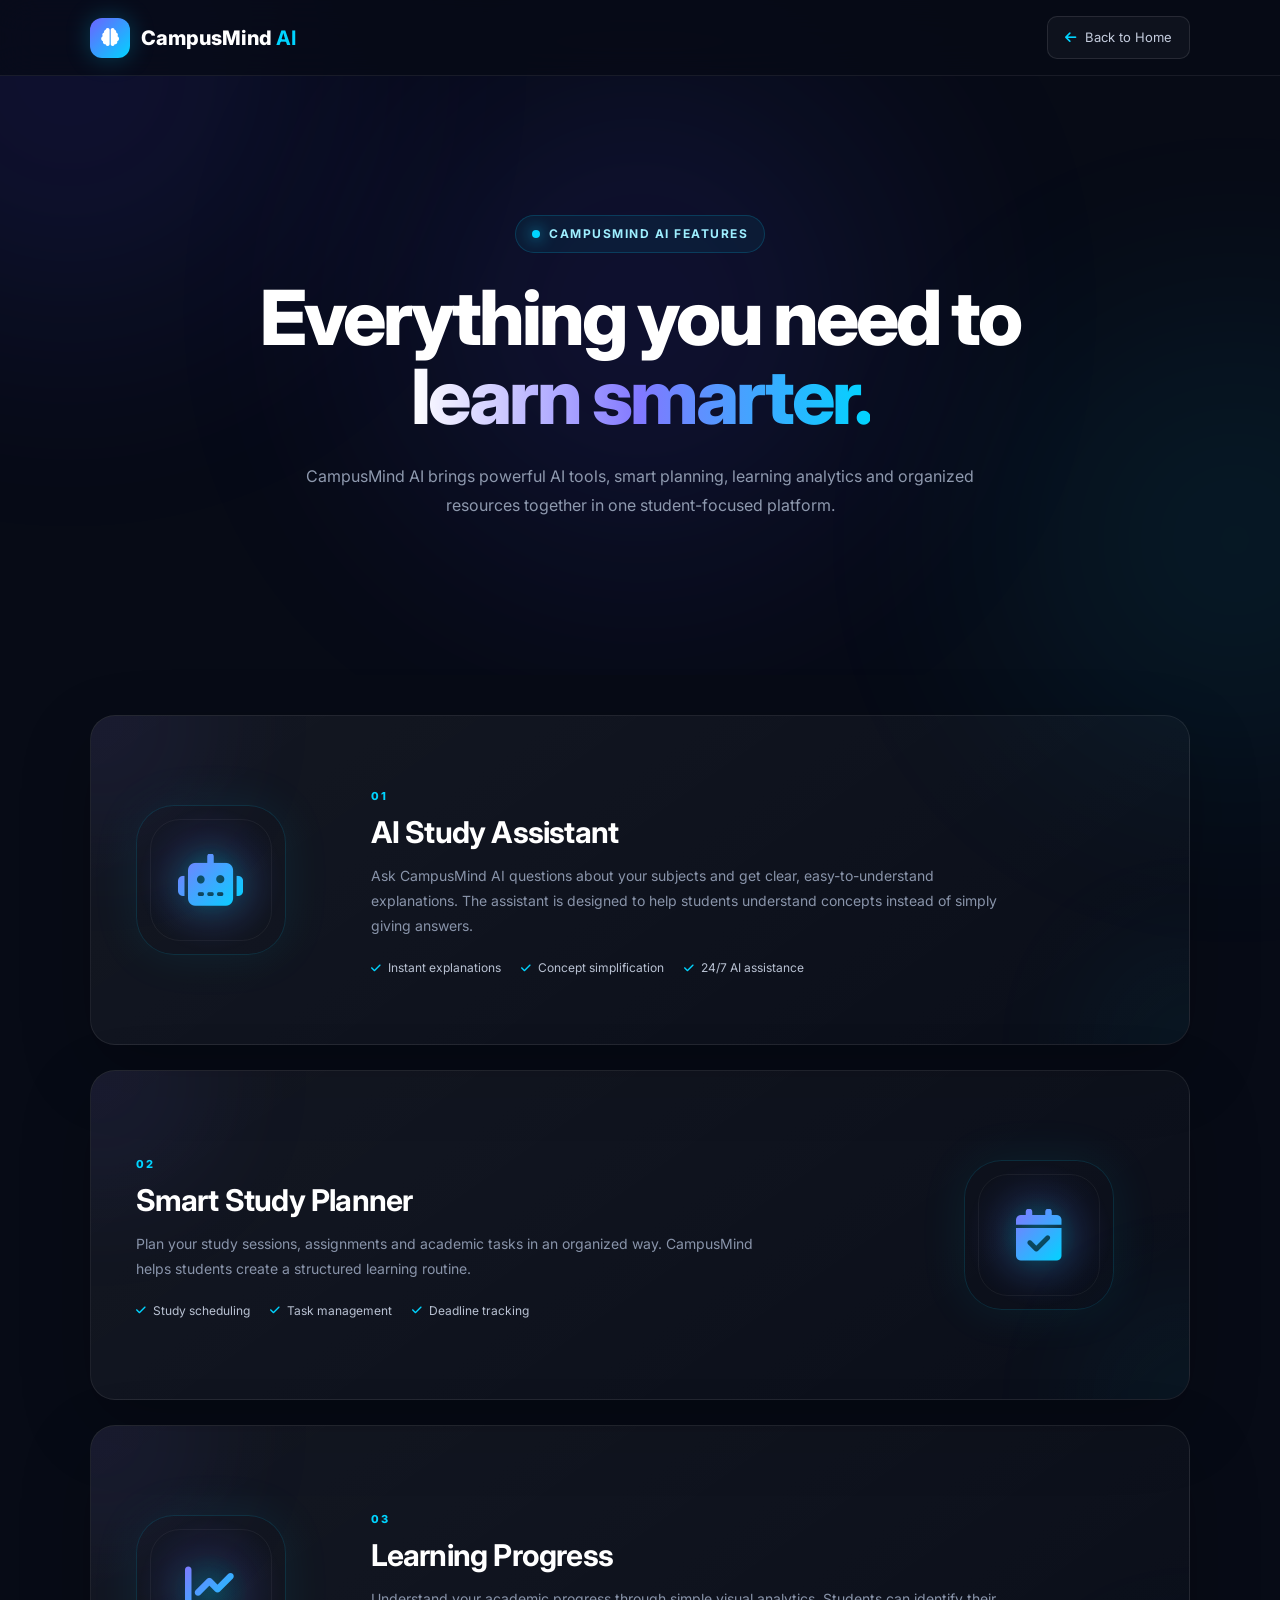
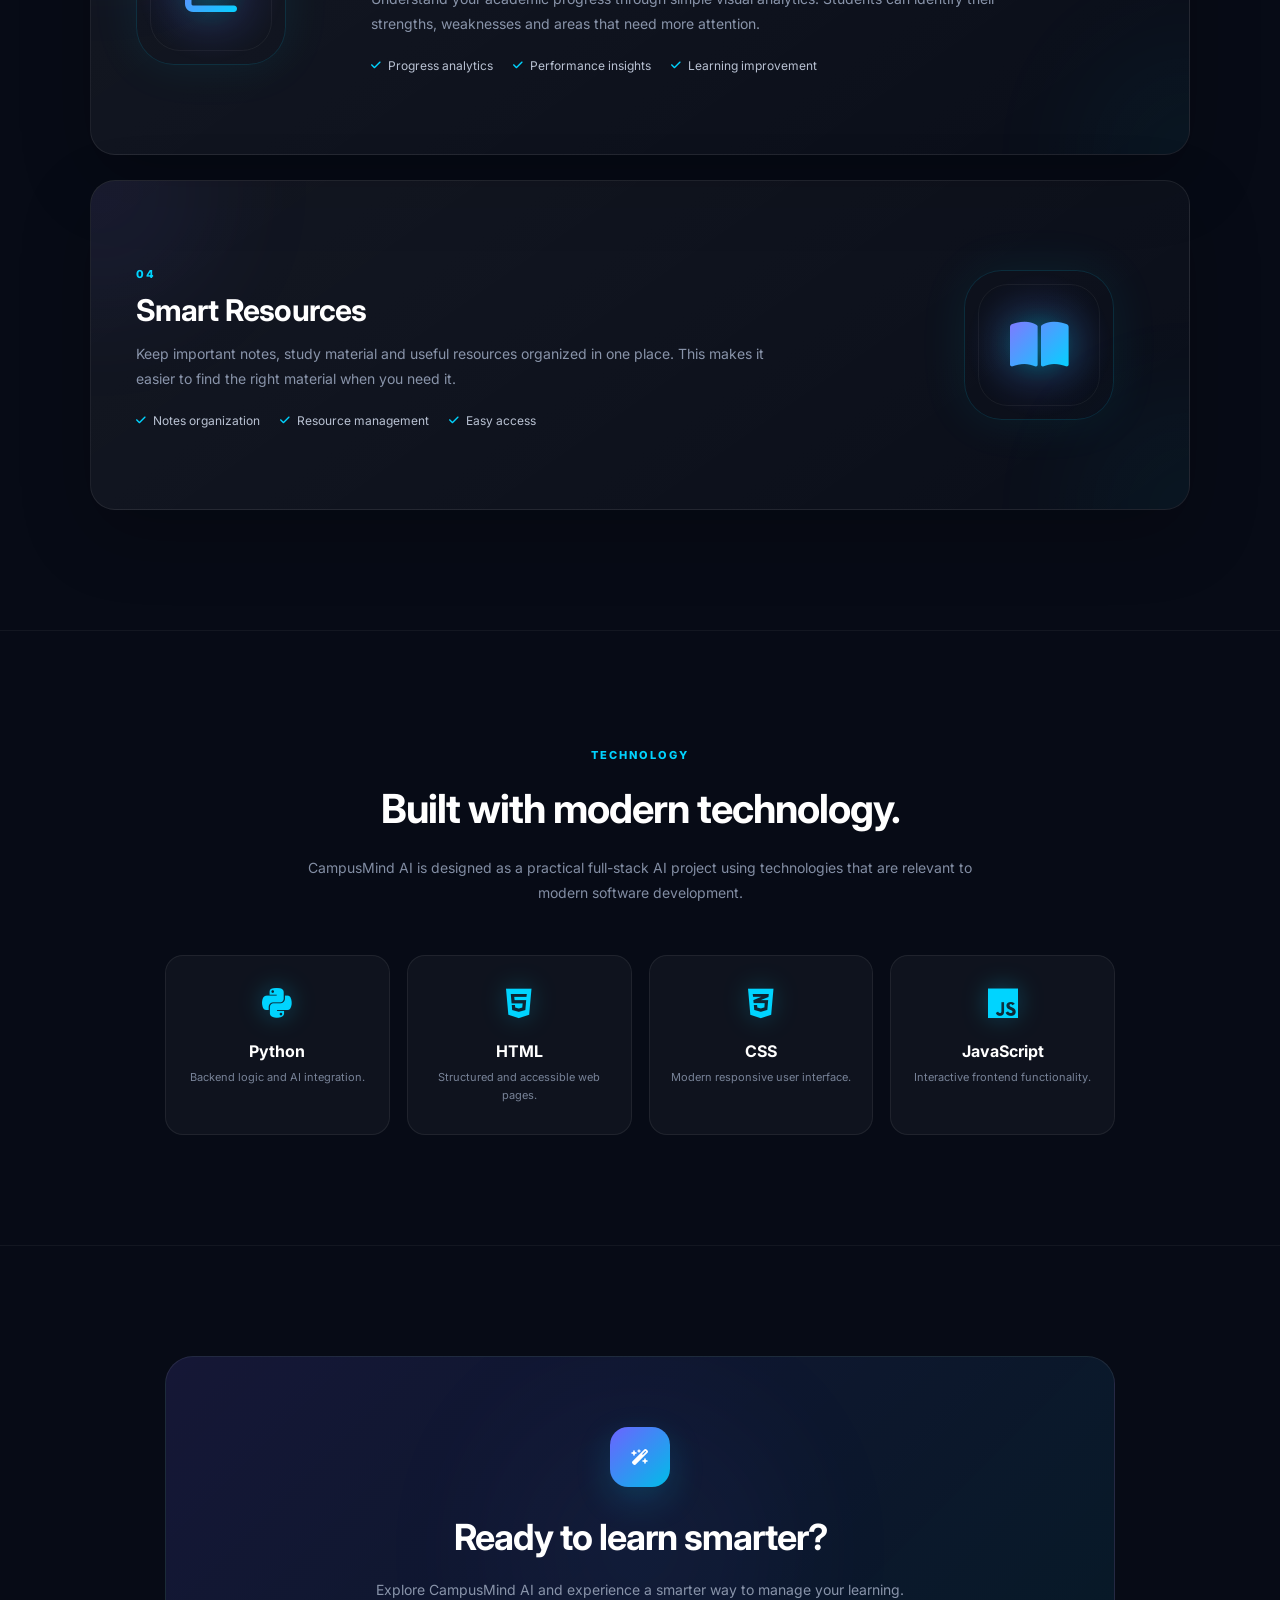
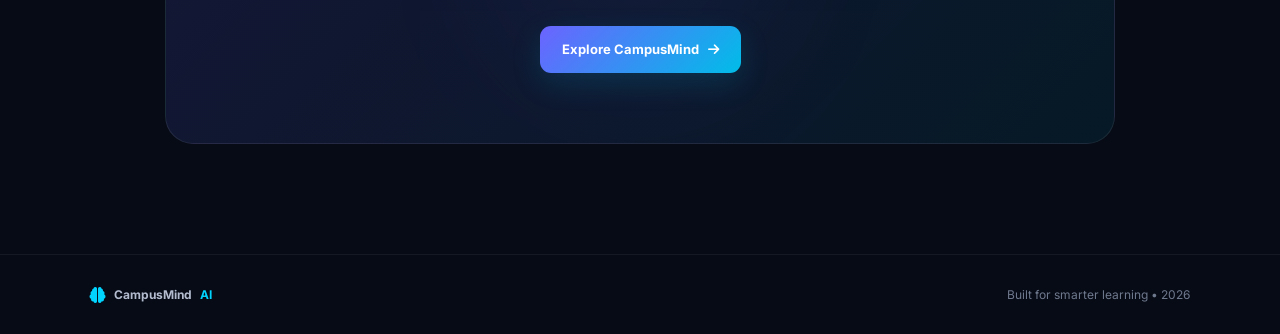
<file: frontend/pages/features.html>
<!DOCTYPE html>
<html lang="en">

<head>

    <meta charset="UTF-8">

    <meta name="viewport"
          content="width=device-width, initial-scale=1.0">

    <title>Features | CampusMind AI</title>


    <!-- Google Font -->

    <link rel="preconnect"
          href="https://fonts.googleapis.com">

    <link rel="preconnect"
          href="https://fonts.gstatic.com"
          crossorigin>

    <link href="https://fonts.googleapis.com/css2?family=Inter:wght@400;500;600;700;800&display=swap"
          rel="stylesheet">


    <!-- Font Awesome -->

    <link rel="stylesheet"
          href="https://cdnjs.cloudflare.com/ajax/libs/font-awesome/6.5.2/css/all.min.css">


    <!-- Features CSS -->

    <link rel="stylesheet"
          href="../css/features.css">

</head>


<body>


    <!-- =========================================
         NAVBAR
    ========================================== -->

    <header class="features-navbar">

        <a href="../index.html"
           class="features-logo">

            <div class="features-logo-icon">

                <i class="fa-solid fa-brain"></i>

            </div>

            <span>
                CampusMind
                <b>AI</b>
            </span>

        </a>


        <a href="../index.html"
           class="back-home">

            <i class="fa-solid fa-arrow-left"></i>

            Back to Home

        </a>

    </header>



    <!-- =========================================
         HERO
    ========================================== -->

    <main>


        <section class="features-hero">


            <div class="hero-badge">

                <span class="hero-pulse"></span>

                CAMPUSMIND AI FEATURES

            </div>


            <h1>

                Everything you need to

                <span>
                    learn smarter.
                </span>

            </h1>


            <p>

                CampusMind AI brings powerful AI tools,
                smart planning, learning analytics and
                organized resources together in one
                student-focused platform.

            </p>


        </section>



        <!-- =========================================
             FEATURE CARDS
        ========================================== -->

        <section class="feature-section">


            <div class="feature-container">


                <!-- FEATURE 1 -->

                <div class="large-feature-card">

                    <div class="feature-icon-big">

                        <i class="fa-solid fa-robot"></i>

                    </div>


                    <div class="feature-content">

                        <span class="feature-number">
                            01
                        </span>


                        <h2>
                            AI Study Assistant
                        </h2>


                        <p>

                            Ask CampusMind AI questions about
                            your subjects and get clear,
                            easy-to-understand explanations.
                            The assistant is designed to help
                            students understand concepts instead
                            of simply giving answers.

                        </p>


                        <div class="feature-points">

                            <span>
                                <i class="fa-solid fa-check"></i>
                                Instant explanations
                            </span>

                            <span>
                                <i class="fa-solid fa-check"></i>
                                Concept simplification
                            </span>

                            <span>
                                <i class="fa-solid fa-check"></i>
                                24/7 AI assistance
                            </span>

                        </div>

                    </div>

                </div>



                <!-- FEATURE 2 -->

                <div class="large-feature-card reverse-card">

                    <div class="feature-icon-big">

                        <i class="fa-solid fa-calendar-check"></i>

                    </div>


                    <div class="feature-content">

                        <span class="feature-number">
                            02
                        </span>


                        <h2>
                            Smart Study Planner
                        </h2>


                        <p>

                            Plan your study sessions,
                            assignments and academic tasks
                            in an organized way. CampusMind
                            helps students create a structured
                            learning routine.

                        </p>


                        <div class="feature-points">

                            <span>
                                <i class="fa-solid fa-check"></i>
                                Study scheduling
                            </span>

                            <span>
                                <i class="fa-solid fa-check"></i>
                                Task management
                            </span>

                            <span>
                                <i class="fa-solid fa-check"></i>
                                Deadline tracking
                            </span>

                        </div>

                    </div>

                </div>



                <!-- FEATURE 3 -->

                <div class="large-feature-card">

                    <div class="feature-icon-big">

                        <i class="fa-solid fa-chart-line"></i>

                    </div>


                    <div class="feature-content">

                        <span class="feature-number">
                            03
                        </span>


                        <h2>
                            Learning Progress
                        </h2>


                        <p>

                            Understand your academic progress
                            through simple visual analytics.
                            Students can identify their strengths,
                            weaknesses and areas that need more
                            attention.

                        </p>


                        <div class="feature-points">

                            <span>
                                <i class="fa-solid fa-check"></i>
                                Progress analytics
                            </span>

                            <span>
                                <i class="fa-solid fa-check"></i>
                                Performance insights
                            </span>

                            <span>
                                <i class="fa-solid fa-check"></i>
                                Learning improvement
                            </span>

                        </div>

                    </div>

                </div>



                <!-- FEATURE 4 -->

                <div class="large-feature-card reverse-card">

                    <div class="feature-icon-big">

                        <i class="fa-solid fa-book-open"></i>

                    </div>


                    <div class="feature-content">

                        <span class="feature-number">
                            04
                        </span>


                        <h2>
                            Smart Resources
                        </h2>


                        <p>

                            Keep important notes, study material
                            and useful resources organized in one
                            place. This makes it easier to find
                            the right material when you need it.

                        </p>


                        <div class="feature-points">

                            <span>
                                <i class="fa-solid fa-check"></i>
                                Notes organization
                            </span>

                            <span>
                                <i class="fa-solid fa-check"></i>
                                Resource management
                            </span>

                            <span>
                                <i class="fa-solid fa-check"></i>
                                Easy access
                            </span>

                        </div>

                    </div>

                </div>



            </div>

        </section>



        <!-- =========================================
             TECHNOLOGY SECTION
        ========================================== -->

        <section class="technology-section">


            <div class="technology-heading">

                <span>
                    TECHNOLOGY
                </span>

                <h2>
                    Built with modern technology.
                </h2>

                <p>
                    CampusMind AI is designed as a practical
                    full-stack AI project using technologies
                    that are relevant to modern software
                    development.
                </p>

            </div>


            <div class="technology-grid">


                <div class="technology-card">

                    <i class="fa-brands fa-python"></i>

                    <h3>
                        Python
                    </h3>

                    <p>
                        Backend logic and AI integration.
                    </p>

                </div>


                <div class="technology-card">

                    <i class="fa-brands fa-html5"></i>

                    <h3>
                        HTML
                    </h3>

                    <p>
                        Structured and accessible web pages.
                    </p>

                </div>


                <div class="technology-card">

                    <i class="fa-brands fa-css3-alt"></i>

                    <h3>
                        CSS
                    </h3>

                    <p>
                        Modern responsive user interface.
                    </p>

                </div>


                <div class="technology-card">

                    <i class="fa-brands fa-js"></i>

                    <h3>
                        JavaScript
                    </h3>

                    <p>
                        Interactive frontend functionality.
                    </p>

                </div>


            </div>

        </section>



        <!-- =========================================
             CTA
        ========================================== -->

        <section class="features-cta">

            <div class="cta-icon">

                <i class="fa-solid fa-wand-magic-sparkles"></i>

            </div>


            <h2>
                Ready to learn smarter?
            </h2>


            <p>
                Explore CampusMind AI and experience
                a smarter way to manage your learning.
            </p>


            <a href="../index.html"
               class="cta-button">

                Explore CampusMind

                <i class="fa-solid fa-arrow-right"></i>

            </a>

        </section>


    </main>



    <!-- =========================================
         FOOTER
    ========================================== -->

    <footer class="features-footer">

        <div>

            <i class="fa-solid fa-brain"></i>

            CampusMind
            <span>AI</span>

        </div>


        <p>
            Built for smarter learning • 2026
        </p>

    </footer>



    <script src="../js/script.js"></script>

</body>

</html>
</file>
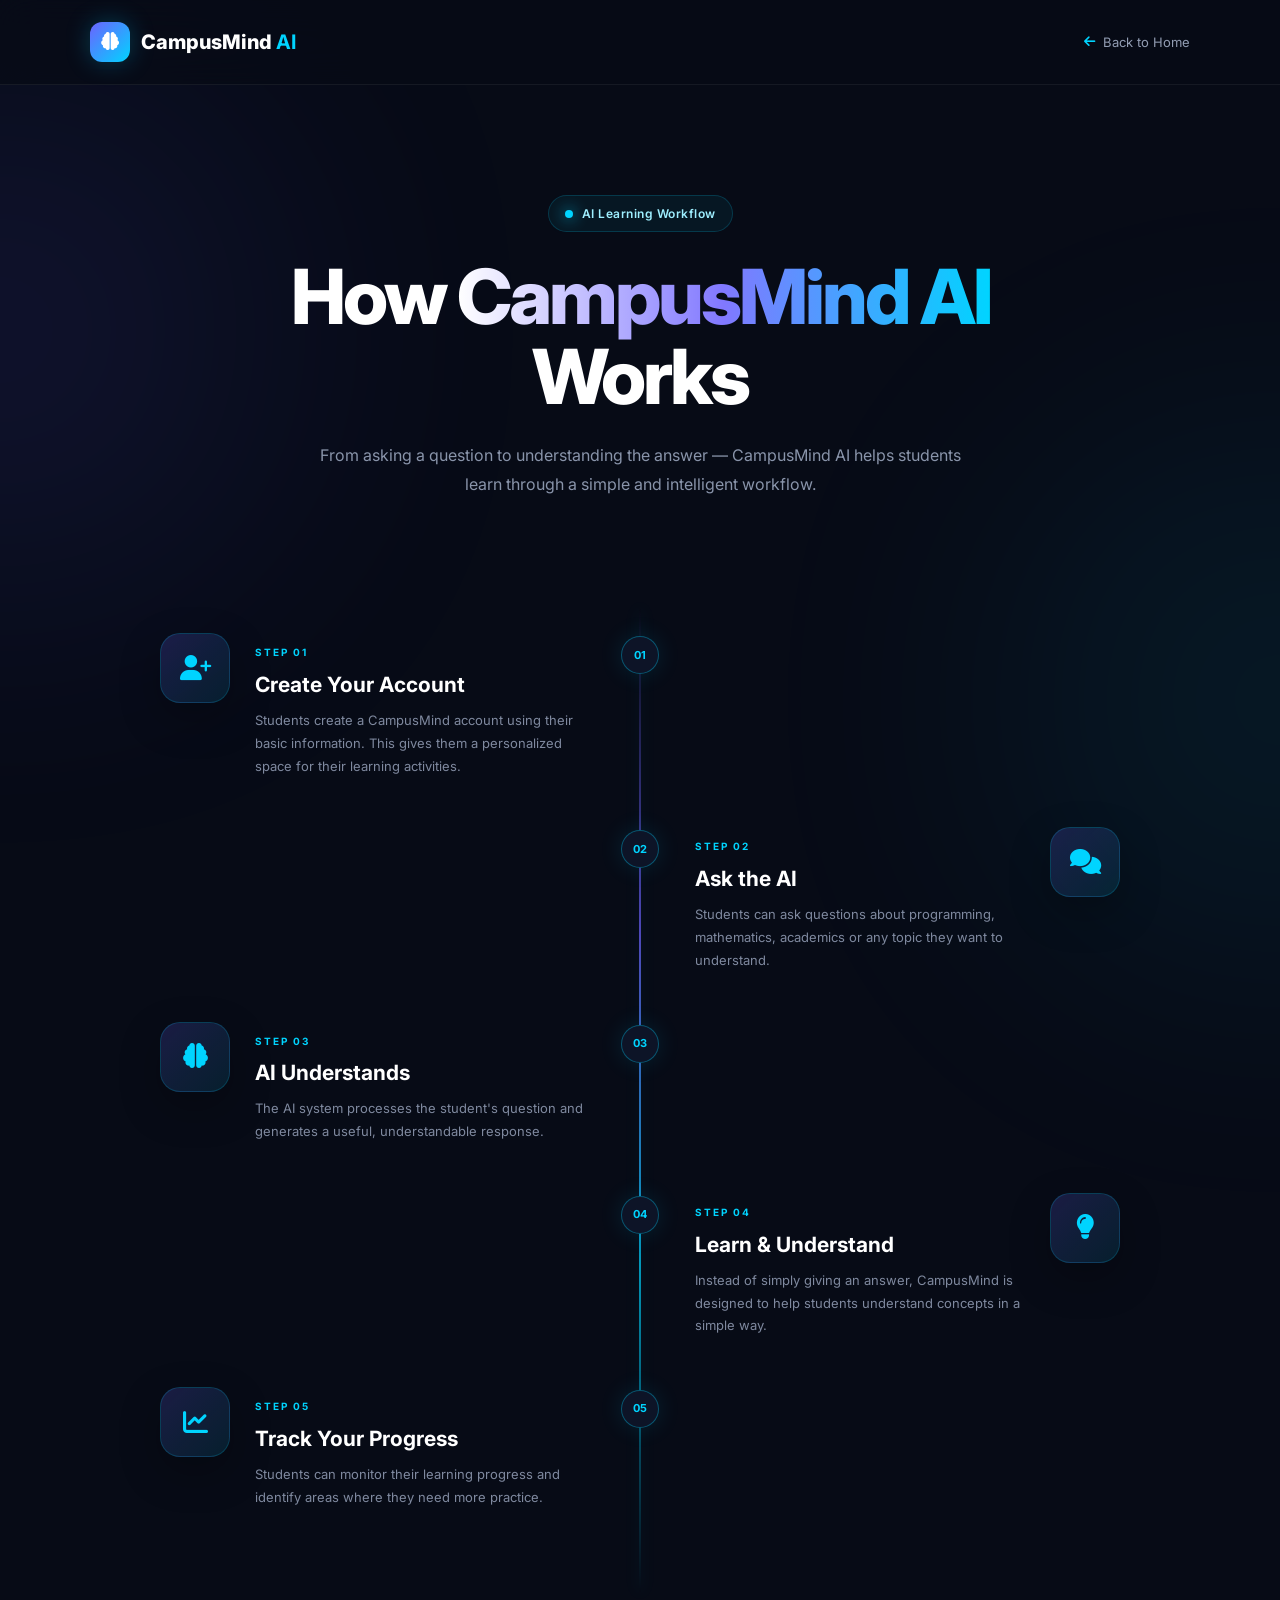
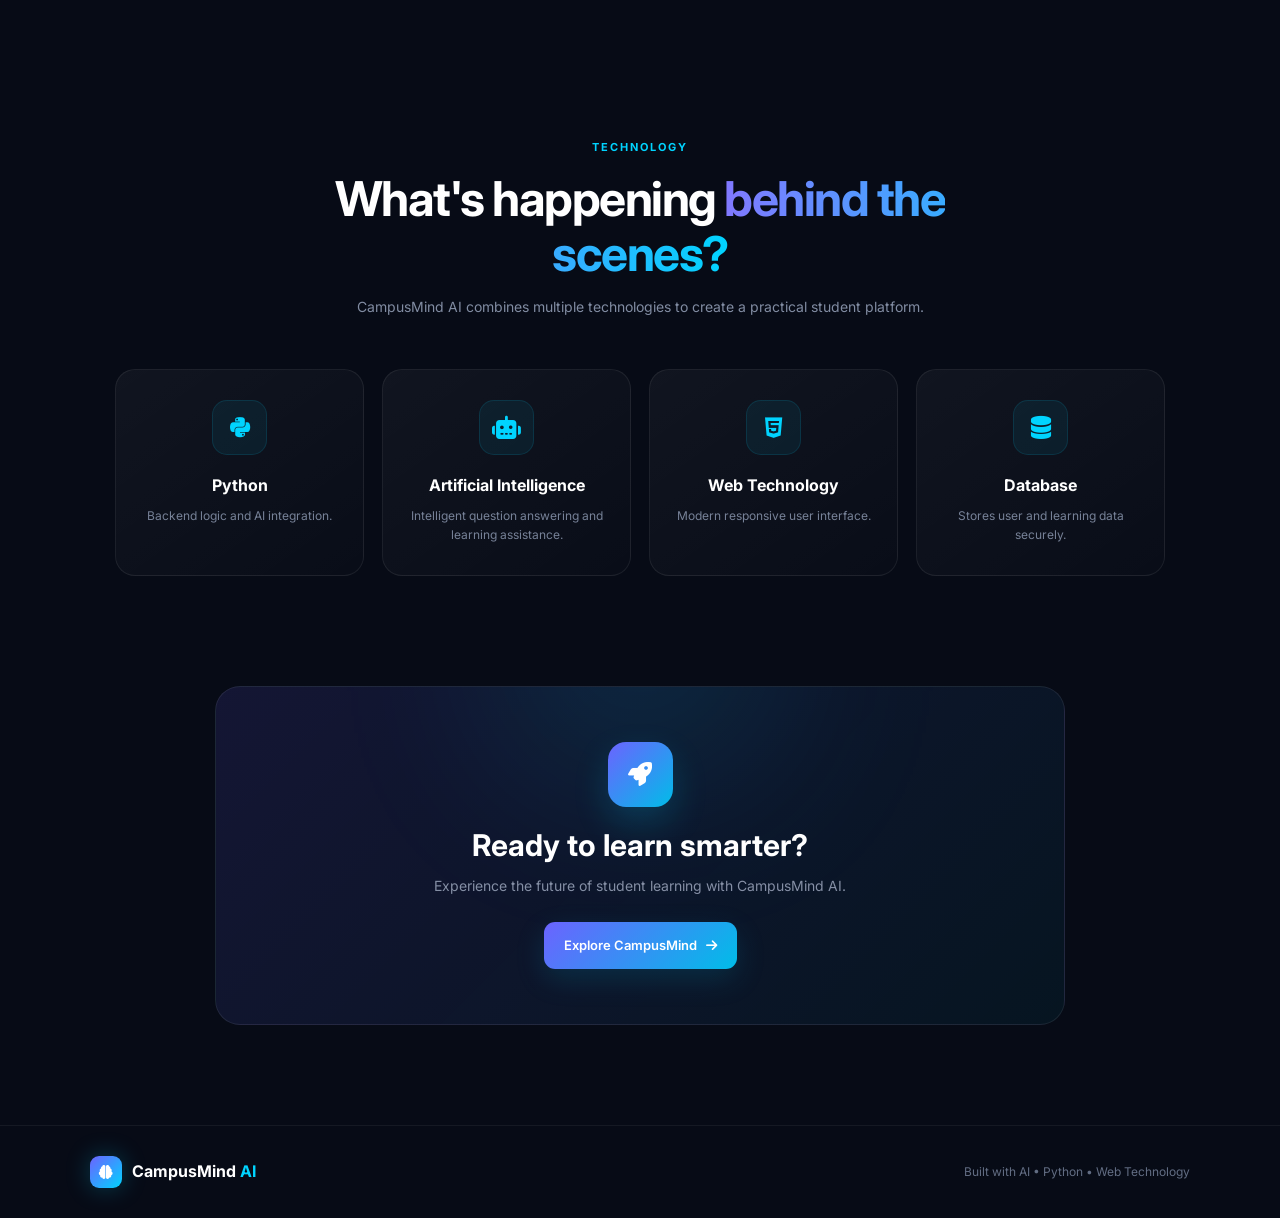
<file: frontend/pages/how-it-works.html>
<!DOCTYPE html>
<html lang="en">

<head>

    <meta charset="UTF-8">

    <meta name="viewport"
          content="width=device-width, initial-scale=1.0">

    <title>How It Works | CampusMind AI</title>

    <!-- Google Font -->
    <link rel="preconnect"
          href="https://fonts.googleapis.com">

    <link rel="preconnect"
          href="https://fonts.gstatic.com"
          crossorigin>

    <link href="https://fonts.googleapis.com/css2?family=Inter:wght@400;500;600;700;800&display=swap"
          rel="stylesheet">

    <!-- Font Awesome -->
    <link rel="stylesheet"
          href="https://cdnjs.cloudflare.com/ajax/libs/font-awesome/6.5.2/css/all.min.css">

    <!-- How It Works CSS -->
    <link rel="stylesheet"
          href="../css/how-it-works.css">

</head>


<body>

    <!-- BACKGROUND -->

    <div class="background-glow glow-one"></div>
    <div class="background-glow glow-two"></div>


    <!-- NAVBAR -->

    <header class="how-navbar">

        <a href="../index.html" class="brand">

            <div class="brand-icon">
                <i class="fa-solid fa-brain"></i>
            </div>

            <span>
                CampusMind
                <b>AI</b>
            </span>

        </a>


        <a href="../index.html" class="back-home">

            <i class="fa-solid fa-arrow-left"></i>

            Back to Home

        </a>

    </header>


    <!-- MAIN -->

    <main>


        <!-- HERO -->

        <section class="how-hero">

            <div class="hero-badge">

                <span class="live-dot"></span>

                AI Learning Workflow

            </div>


            <h1>

                How

                <span>
                    CampusMind AI
                </span>

                Works

            </h1>


            <p>

                From asking a question to understanding
                the answer — CampusMind AI helps students
                learn through a simple and intelligent workflow.

            </p>

        </section>


        <!-- WORKFLOW -->

        <section class="workflow">

            <div class="workflow-line"></div>


            <!-- STEP 1 -->

            <div class="workflow-step">

                <div class="step-number">
                    01
                </div>

                <div class="step-icon">
                    <i class="fa-solid fa-user-plus"></i>
                </div>

                <div class="step-content">

                    <span>
                        STEP 01
                    </span>

                    <h2>
                        Create Your Account
                    </h2>

                    <p>

                        Students create a CampusMind account
                        using their basic information. This gives
                        them a personalized space for their
                        learning activities.

                    </p>

                </div>

            </div>


            <!-- STEP 2 -->

            <div class="workflow-step reverse">

                <div class="step-number">
                    02
                </div>

                <div class="step-icon">
                    <i class="fa-solid fa-comments"></i>
                </div>

                <div class="step-content">

                    <span>
                        STEP 02
                    </span>

                    <h2>
                        Ask the AI
                    </h2>

                    <p>

                        Students can ask questions about
                        programming, mathematics, academics
                        or any topic they want to understand.

                    </p>

                </div>

            </div>


            <!-- STEP 3 -->

            <div class="workflow-step">

                <div class="step-number">
                    03
                </div>

                <div class="step-icon">
                    <i class="fa-solid fa-brain"></i>
                </div>

                <div class="step-content">

                    <span>
                        STEP 03
                    </span>

                    <h2>
                        AI Understands
                    </h2>

                    <p>

                        The AI system processes the student's
                        question and generates a useful,
                        understandable response.

                    </p>

                </div>

            </div>


            <!-- STEP 4 -->

            <div class="workflow-step reverse">

                <div class="step-number">
                    04
                </div>

                <div class="step-icon">
                    <i class="fa-solid fa-lightbulb"></i>
                </div>

                <div class="step-content">

                    <span>
                        STEP 04
                    </span>

                    <h2>
                        Learn & Understand
                    </h2>

                    <p>

                        Instead of simply giving an answer,
                        CampusMind is designed to help students
                        understand concepts in a simple way.

                    </p>

                </div>

            </div>


            <!-- STEP 5 -->

            <div class="workflow-step">

                <div class="step-number">
                    05
                </div>

                <div class="step-icon">
                    <i class="fa-solid fa-chart-line"></i>
                </div>

                <div class="step-content">

                    <span>
                        STEP 05
                    </span>

                    <h2>
                        Track Your Progress
                    </h2>

                    <p>

                        Students can monitor their learning
                        progress and identify areas where
                        they need more practice.

                    </p>

                </div>

            </div>

        </section>


        <!-- TECHNOLOGY -->

        <section class="technology">

            <div class="section-title">

                <span>
                    TECHNOLOGY
                </span>

                <h2>

                    What's happening
                    <strong>behind the scenes?</strong>

                </h2>

                <p>

                    CampusMind AI combines multiple technologies
                    to create a practical student platform.

                </p>

            </div>


            <div class="tech-grid">


                <div class="tech-card">

                    <div class="tech-icon">
                        <i class="fa-brands fa-python"></i>
                    </div>

                    <h3>
                        Python
                    </h3>

                    <p>
                        Backend logic and AI integration.
                    </p>

                </div>


                <div class="tech-card">

                    <div class="tech-icon">
                        <i class="fa-solid fa-robot"></i>
                    </div>

                    <h3>
                        Artificial Intelligence
                    </h3>

                    <p>
                        Intelligent question answering
                        and learning assistance.
                    </p>

                </div>


                <div class="tech-card">

                    <div class="tech-icon">
                        <i class="fa-brands fa-html5"></i>
                    </div>

                    <h3>
                        Web Technology
                    </h3>

                    <p>
                        Modern responsive user interface.
                    </p>

                </div>


                <div class="tech-card">

                    <div class="tech-icon">
                        <i class="fa-solid fa-database"></i>
                    </div>

                    <h3>
                        Database
                    </h3>

                    <p>
                        Stores user and learning data securely.
                    </p>

                </div>

            </div>

        </section>


        <!-- CTA -->

        <section class="workflow-cta">

            <div class="cta-icon">
                <i class="fa-solid fa-rocket"></i>
            </div>

            <h2>
                Ready to learn smarter?
            </h2>

            <p>
                Experience the future of student learning
                with CampusMind AI.
            </p>

            <a href="../index.html" class="cta-button">

                Explore CampusMind

                <i class="fa-solid fa-arrow-right"></i>

            </a>

        </section>

    </main>


    <!-- FOOTER -->

    <footer>

        <div class="footer-brand">

            <div class="brand-icon">
                <i class="fa-solid fa-brain"></i>
            </div>

            <span>
                CampusMind
                <b>AI</b>
            </span>

        </div>

        <p>
            Built with AI • Python • Web Technology
        </p>

    </footer>


</body>

</html>
</file>
<file: frontend/css/style.css>
/* =====================================================
   CAMPUSMIND AI
   MAIN STYLESHEET
===================================================== */


/* =====================================================
   RESET
===================================================== */

* {
    margin: 0;
    padding: 0;
    box-sizing: border-box;
}

html {
    scroll-behavior: smooth;
}

body {
    font-family: "Inter", sans-serif;

    background: #070b16;

    color: #ffffff;

    line-height: 1.6;

    overflow-x: hidden;
}


/* =====================================================
   NAVBAR
===================================================== */

.navbar {
    position: fixed;

    top: 0;
    left: 0;

    width: 100%;
    height: 76px;

    padding: 0 7%;

    display: flex;
    align-items: center;
    justify-content: space-between;

    z-index: 1000;

    background: rgba(7, 11, 22, 0.72);

    backdrop-filter: blur(18px);
    -webkit-backdrop-filter: blur(18px);

    border-bottom: 1px solid rgba(255, 255, 255, 0.07);

    transition:
        background 0.35s ease,
        box-shadow 0.35s ease,
        border-color 0.35s ease;
}


/* =====================================================
   LOGO
===================================================== */

.logo {
    display: flex;

    align-items: center;

    gap: 11px;

    font-size: 20px;

    font-weight: 800;

    white-space: nowrap;
}

.logo-icon {
    width: 40px;
    height: 40px;

    display: flex;

    align-items: center;
    justify-content: center;

    border-radius: 12px;

    background: linear-gradient(
        135deg,
        #6c63ff,
        #00d4ff
    );

    box-shadow:
        0 0 25px rgba(0, 212, 255, 0.25);
}

.logo-icon i {
    color: #ffffff;

    font-size: 18px;
}

.ai-text {
    color: #00d4ff;
}


/* =====================================================
   NAVIGATION LINKS
===================================================== */

.navbar nav {
    display: flex;

    align-items: center;

    gap: 35px;
}

.navbar nav a {
    position: relative;

    color: #aab3c7;

    text-decoration: none;

    font-size: 14px;

    font-weight: 500;

    transition: 0.3s;
}

.navbar nav a:hover {
    color: #ffffff;
}

.navbar nav a::after {
    content: "";

    position: absolute;

    left: 0;
    bottom: -7px;

    width: 0;
    height: 2px;

    border-radius: 10px;

    background: #00d4ff;

    transition: 0.3s;
}

.navbar nav a:hover::after {
    width: 100%;
}


/* =====================================================
   SIGN IN / SIGN UP BUTTONS
===================================================== */

.auth-buttons {
    display: flex;

    align-items: center;

    gap: 12px;
}


/* Both buttons */

.signin-button,
.signup-button {
    position: relative;

    display: inline-flex;

    align-items: center;
    justify-content: center;

    gap: 8px;

    min-height: 43px;

    padding: 11px 19px;

    border-radius: 10px;

    font-family: inherit;

    font-size: 14px;

    font-weight: 600;

    cursor: pointer;

    overflow: hidden;

    transition:
        transform 0.3s ease,
        box-shadow 0.3s ease,
        background 0.3s ease,
        border-color 0.3s ease;

    -webkit-tap-highlight-color: transparent;
}


/* Shine animation */

.signin-button::before,
.signup-button::before {
    content: "";

    position: absolute;

    top: 0;
    left: -120%;

    width: 80%;
    height: 100%;

    background: linear-gradient(
        90deg,
        transparent,
        rgba(255, 255, 255, 0.16),
        transparent
    );

    transform: skewX(-20deg);

    transition: left 0.6s ease;

    pointer-events: none;
}

.signin-button:hover::before,
.signup-button:hover::before {
    left: 140%;
}


/* =====================================================
   SIGN IN
===================================================== */

.signin-button {
    color: #dce3f2;

    background: rgba(255, 255, 255, 0.025);

    border: 1px solid rgba(255, 255, 255, 0.12);
}

.signin-button:hover {
    color: #ffffff;

    background: rgba(255, 255, 255, 0.07);

    border-color:
        rgba(0, 212, 255, 0.28);

    transform: translateY(-2px);

    box-shadow:
        0 8px 25px rgba(0, 0, 0, 0.2);
}


/* =====================================================
   SIGN UP
===================================================== */

.signup-button {
    color: #ffffff;

    border: 1px solid transparent;

    background: linear-gradient(
        135deg,
        #6c63ff,
        #00bde8
    );

    box-shadow:
        0 8px 25px rgba(0, 190, 235, 0.15);
}

.signup-button:hover {
    transform: translateY(-2px);

    box-shadow:
        0 12px 35px rgba(0, 190, 235, 0.30);
}

.signup-button i {
    font-size: 12px;

    transition: 0.3s;
}

.signup-button:hover i {
    transform: translateX(4px);
}


/* =====================================================
   BUTTON FOCUS
===================================================== */

button:focus-visible,
a:focus-visible {
    outline: 2px solid #00d4ff;

    outline-offset: 4px;
}


/* =====================================================
   HERO
===================================================== */

.hero {
    min-height: 100vh;

    padding: 150px 7% 90px;

    display: grid;

    grid-template-columns: 1.05fr 0.95fr;

    align-items: center;

    gap: 60px;

    position: relative;

    overflow: hidden;
}


/* =====================================================
   HERO BACKGROUND GLOW
===================================================== */

.hero::before {
    content: "";

    position: absolute;

    width: 600px;
    height: 600px;

    top: 80px;
    left: -280px;

    background: #5146ff;

    opacity: 0.13;

    filter: blur(140px);

    border-radius: 50%;

    pointer-events: none;
}

.hero::after {
    content: "";

    position: absolute;

    width: 500px;
    height: 500px;

    right: -200px;
    top: 100px;

    background: #00c8ff;

    opacity: 0.08;

    filter: blur(140px);

    border-radius: 50%;

    pointer-events: none;
}


/* =====================================================
   HERO CONTENT
===================================================== */

.hero-content {
    max-width: 680px;

    position: relative;

    z-index: 2;
}


/* =====================================================
   BADGE
===================================================== */

.badge {
    display: inline-flex;

    align-items: center;

    gap: 9px;

    padding: 8px 15px;

    border-radius: 50px;

    color: #9eefff;

    background: rgba(0, 212, 255, 0.06);

    border: 1px solid rgba(0, 212, 255, 0.18);

    font-size: 13px;

    margin-bottom: 25px;
}

.pulse {
    width: 8px;
    height: 8px;

    border-radius: 50%;

    background: #00d4ff;

    box-shadow:
        0 0 15px #00d4ff;

    animation:
        pulseAnimation 2s infinite;
}

@keyframes pulseAnimation {

    0%,
    100% {
        transform: scale(1);

        opacity: 1;
    }

    50% {
        transform: scale(1.5);

        opacity: 0.5;
    }
}


/* =====================================================
   HERO HEADING
===================================================== */

.hero h1 {
    font-size: clamp(52px, 6vw, 82px);

    line-height: 1.04;

    letter-spacing: -3px;

    font-weight: 800;
}

.hero h1 span {
    background: linear-gradient(
        90deg,
        #ffffff,
        #8178ff,
        #00d4ff
    );

    -webkit-background-clip: text;

    background-clip: text;

    color: transparent;
}


/* =====================================================
   HERO PARAGRAPH
===================================================== */

.hero-content > p {
    max-width: 610px;

    margin-top: 25px;

    color: #929db3;

    font-size: 17px;

    line-height: 1.8;
}


/* =====================================================
   HERO BUTTONS
===================================================== */

.hero-buttons {
    display: flex;

    gap: 15px;

    margin-top: 35px;
}

.primary-button,
.secondary-button {
    position: relative;

    padding: 14px 22px;

    border-radius: 11px;

    font-family: inherit;

    font-size: 14px;

    font-weight: 600;

    cursor: pointer;

    overflow: hidden;

    transition: 0.3s;
}


/* Primary */

.primary-button {
    display: flex;

    align-items: center;

    gap: 9px;

    border: none;

    color: #ffffff;

    background: linear-gradient(
        135deg,
        #6c63ff,
        #00bde8
    );

    box-shadow:
        0 10px 30px rgba(0, 190, 235, 0.15);
}

.primary-button::after {
    content: "";

    position: absolute;

    inset: 0;

    background: linear-gradient(
        120deg,
        transparent 20%,
        rgba(255, 255, 255, 0.15),
        transparent 80%
    );

    transform: translateX(-120%);

    transition:
        transform 0.7s ease;

    pointer-events: none;
}

.primary-button:hover::after {
    transform: translateX(120%);
}

.primary-button:hover {
    transform: translateY(-3px);

    box-shadow:
        0 15px 35px rgba(0, 190, 235, 0.28);
}

.primary-button i {
    transition: 0.3s;
}

.primary-button:hover i {
    transform: translateX(4px);
}


/* Secondary */

.secondary-button {
    display: flex;

    align-items: center;

    gap: 9px;

    color: #ffffff;

    background: rgba(255, 255, 255, 0.035);

    border: 1px solid rgba(255, 255, 255, 0.12);
}

.secondary-button:hover {
    background:
        rgba(255, 255, 255, 0.07);

    transform: translateY(-3px);

    border-color:
        rgba(255, 255, 255, 0.18);
}

.secondary-button i {
    color: #00d4ff;
}


/* =====================================================
   STATS
===================================================== */

.stats {
    display: flex;

    gap: 45px;

    margin-top: 50px;
}

.stats div {
    display: flex;

    flex-direction: column;
}

.stats strong {
    font-size: 22px;

    font-weight: 700;

    background: linear-gradient(
        90deg,
        #ffffff,
        #00d4ff
    );

    -webkit-background-clip: text;

    background-clip: text;

    color: transparent;
}

.stats span {
    color: #737e96;

    font-size: 12px;

    margin-top: 2px;
}


/* =====================================================
   HERO AI VISUAL
===================================================== */

.hero-visual {
    position: relative;

    display: flex;

    align-items: center;

    justify-content: center;

    z-index: 2;
}

.glow {
    position: absolute;

    width: 370px;
    height: 370px;

    border-radius: 50%;

    background: linear-gradient(
        135deg,
        #6c63ff,
        #00d4ff
    );

    filter: blur(100px);

    opacity: 0.18;
}


/* =====================================================
   AI CARD
===================================================== */

.ai-card {
    width: 400px;

    padding: 25px;

    position: relative;

    border-radius: 25px;

    background:
        linear-gradient(
            145deg,
            rgba(25, 32, 55, 0.95),
            rgba(11, 16, 30, 0.92)
        );

    border: 1px solid rgba(255, 255, 255, 0.1);

    box-shadow:
        0 35px 90px rgba(0, 0, 0, 0.5),
        inset 0 1px rgba(255, 255, 255, 0.06);

    animation:
        floatingCard 5s ease-in-out infinite;

    transition:
        border-color 0.35s ease,
        box-shadow 0.35s ease;
}

.ai-card:hover {
    border-color:
        rgba(0, 212, 255, 0.22);

    box-shadow:
        0 40px 100px rgba(0, 0, 0, 0.55),
        0 0 35px rgba(0, 212, 255, 0.06),
        inset 0 1px rgba(255, 255, 255, 0.07);
}

@keyframes floatingCard {

    0%,
    100% {
        transform: translateY(0);
    }

    50% {
        transform: translateY(-12px);
    }
}


/* =====================================================
   AI CARD HEADER
===================================================== */

.card-top {
    display: flex;

    align-items: center;

    gap: 9px;

    color: #c8d0df;

    font-size: 13px;
}

.card-top i {
    margin-left: auto;

    color: #68738a;
}

.status-dot {
    width: 8px;
    height: 8px;

    border-radius: 50%;

    background: #00d4ff;

    box-shadow:
        0 0 12px #00d4ff;
}


/* =====================================================
   AI BRAIN
===================================================== */

.brain-container {
    width: 160px;
    height: 160px;

    margin: 40px auto 25px;

    display: flex;

    align-items: center;

    justify-content: center;

    border-radius: 50%;

    background:
        radial-gradient(
            circle,
            rgba(0, 212, 255, 0.22),
            rgba(108, 99, 255, 0.08),
            transparent 70%
        );

    border: 1px solid rgba(0, 212, 255, 0.15);

    box-shadow:
        0 0 50px rgba(0, 212, 255, 0.08);

    position: relative;
}

.brain-container::before {
    content: "";

    position: absolute;

    width: 100px;
    height: 100px;

    border-radius: 50%;

    background: #00d4ff;

    filter: blur(55px);

    opacity: 0.12;

    animation:
        brainGlow 3s ease-in-out infinite;
}

@keyframes brainGlow {

    0%,
    100% {
        transform: scale(0.9);

        opacity: 0.08;
    }

    50% {
        transform: scale(1.2);

        opacity: 0.18;
    }
}

.brain-icon {
    font-size: 78px;

    background: linear-gradient(
        135deg,
        #8178ff,
        #00d4ff
    );

    -webkit-background-clip: text;

    background-clip: text;

    color: transparent;

    filter:
        drop-shadow(
            0 0 22px rgba(0, 212, 255, 0.4)
        );

    animation:
        brainPulse 3s ease-in-out infinite;

    position: relative;

    z-index: 2;
}

@keyframes brainPulse {

    0%,
    100% {
        transform: scale(1);
    }

    50% {
        transform: scale(1.08);
    }
}


/* =====================================================
   AI CARD CONTENT
===================================================== */

.ai-card h3 {
    text-align: center;

    font-size: 20px;

    margin-top: 5px;
}

.ai-card > p {
    text-align: center;

    color: #8994aa;

    font-size: 13px;

    line-height: 1.6;

    margin: 10px 0 25px;
}


/* =====================================================
   AI INPUT
===================================================== */

.ai-input {
    display: flex;

    align-items: center;

    padding: 7px 8px 7px 15px;

    border-radius: 12px;

    background: rgba(255, 255, 255, 0.045);

    border: 1px solid rgba(255, 255, 255, 0.05);

    color: #69748b;

    font-size: 12px;

    transition:
        border-color 0.3s ease,
        background 0.3s ease;
}

.ai-input:focus-within {
    border-color:
        rgba(0, 212, 255, 0.25);

    background:
        rgba(0, 212, 255, 0.035);
}

.ai-input button {
    margin-left: auto;

    width: 36px;
    height: 36px;

    border: none;

    border-radius: 9px;

    color: #ffffff;

    background: #6c63ff;

    cursor: pointer;

    transition: 0.3s;
}

.ai-input button:hover {
    transform: scale(1.08);

    background: #8178ff;

    box-shadow:
        0 0 18px rgba(108, 99, 255, 0.35);
}


/* =====================================================
   FEATURES
===================================================== */

.features {
    padding: 120px 7%;

    position: relative;
}


/* =====================================================
   SECTION HEADING
===================================================== */

.section-heading {
    max-width: 700px;

    margin: auto;

    text-align: center;
}

.section-heading > span,
.section-label {
    color: #00d4ff;

    font-size: 12px;

    font-weight: 700;

    letter-spacing: 2px;
}

.section-heading h2 {
    margin-top: 12px;

    font-size:
        clamp(35px, 4vw, 55px);

    line-height: 1.15;

    letter-spacing: -1px;
}

.section-heading h2 span {
    color: #7770ff;
}

.section-heading p {
    margin-top: 15px;

    color: #858fa5;

    font-size: 15px;
}


/* =====================================================
   FEATURE GRID
===================================================== */

.feature-grid {
    max-width: 1150px;

    margin: 60px auto 0;

    display: grid;

    grid-template-columns:
        repeat(4, 1fr);

    gap: 18px;
}


/* =====================================================
   FEATURE CARD
===================================================== */

.feature-card {
    min-height: 240px;

    padding: 28px;

    border-radius: 20px;

    background:
        linear-gradient(
            145deg,
            rgba(255, 255, 255, 0.045),
            rgba(255, 255, 255, 0.015)
        );

    border: 1px solid rgba(255, 255, 255, 0.07);

    transition:
        transform 0.35s ease,
        border-color 0.35s ease,
        background 0.35s ease;

    position: relative;

    overflow: hidden;
}

.feature-card::before {
    content: "";

    position: absolute;

    width: 120px;
    height: 120px;

    top: -70px;
    right: -70px;

    border-radius: 50%;

    background: #00d4ff;

    filter: blur(60px);

    opacity: 0.08;
}

.feature-card:hover {
    transform: translateY(-8px);

    border-color:
        rgba(0, 212, 255, 0.25);

    background:
        rgba(255, 255, 255, 0.055);
}


/* =====================================================
   FEATURE ICON
===================================================== */

.feature-icon {
    width: 48px;
    height: 48px;

    display: flex;

    align-items: center;
    justify-content: center;

    border-radius: 13px;

    color: #00d4ff;

    background:
        rgba(0, 212, 255, 0.08);

    font-size: 19px;

    margin-bottom: 25px;

    transition:
        transform 0.35s ease,
        background 0.35s ease,
        box-shadow 0.35s ease;
}

.feature-card:hover .feature-icon {
    transform:
        translateY(-3px) scale(1.05);

    background:
        rgba(0, 212, 255, 0.13);

    box-shadow:
        0 8px 25px rgba(0, 212, 255, 0.08);
}

.feature-card h3 {
    font-size: 17px;

    transition:
        color 0.3s ease;
}

.feature-card:hover h3 {
    color: #ffffff;
}

.feature-card p {
    margin-top: 10px;

    color: #7f899f;

    font-size: 13px;

    line-height: 1.7;
}


/* =====================================================
   ABOUT
===================================================== */

.about {
    margin: 30px 7% 100px;

    padding: 70px;

    display: grid;

    grid-template-columns: 1fr 1fr;

    gap: 80px;

    border-radius: 25px;

    background:
        linear-gradient(
            135deg,
            rgba(108, 99, 255, 0.12),
            rgba(0, 212, 255, 0.04)
        );

    border: 1px solid rgba(255, 255, 255, 0.07);
}

.about h2 {
    margin-top: 12px;

    font-size: 42px;

    line-height: 1.15;
}

.about p {
    align-self: center;

    color: #919bb0;

    font-size: 16px;

    line-height: 1.8;
}


/* =====================================================
   FOOTER
===================================================== */

footer {
    padding: 35px 7%;

    display: flex;

    align-items: center;

    justify-content: space-between;

    border-top:
        1px solid rgba(255, 255, 255, 0.06);

    color: #707a90;

    font-size: 12px;
}


/* =====================================================
   RESPONSIVE — TABLET
===================================================== */

@media (max-width: 1000px) {

    .navbar {
        padding: 0 5%;
    }

    .hero {
        grid-template-columns: 1fr;

        text-align: center;

        padding-left: 5%;
        padding-right: 5%;
    }

    .hero-content {
        margin: auto;
    }

    .hero-buttons,
    .stats {
        justify-content: center;
    }

    .feature-grid {
        grid-template-columns:
            repeat(2, 1fr);
    }

    .about {
        grid-template-columns: 1fr;

        gap: 30px;
    }
}


/* =====================================================
   RESPONSIVE — MOBILE
===================================================== */

@media (max-width: 650px) {

    .navbar {
        padding: 0 5%;
    }

    .navbar nav {
        display: none;
    }

    /*
       Mobile पर buttons को अभी hide कर रहे हैं.
       बाद में proper hamburger menu बनाएँगे.
    */

    .auth-buttons {
        display: none;
    }

    .hero {
        padding:
            130px 5% 70px;
    }

    .hero h1 {
        font-size: 48px;

        letter-spacing: -2px;
    }

    .hero-buttons {
        flex-direction: column;
    }

    .stats {
        gap: 20px;
    }

    .ai-card {
        width: 100%;

        max-width: 400px;
    }

    .feature-grid {
        grid-template-columns: 1fr;
    }

    .about {
        margin-left: 5%;

        margin-right: 5%;

        padding: 35px;
    }

    .about h2 {
        font-size: 32px;
    }

    footer {
        flex-direction: column;

        gap: 15px;

        text-align: center;
    }
}


/* =====================================================
   REDUCED MOTION
===================================================== */

@media (prefers-reduced-motion: reduce) {
    *,
    *::before,
    *::after {
        animation-duration: 0.01ms !important;
        animation-iteration-count: 1 !important;
        transition-duration: 0.01ms !important;
        scroll-behavior: auto !important;
    }
}

/* =====================================================
   CAMPUSMIND AI - CHATBOT INPUT & QUICK REPLY
===================================================== */

.ai-quick-input,
.ai-input input {
    flex: 1;
    background: transparent !important;
    border: none !important;
    outline: none !important;
    box-shadow: none !important;
    color: #ffffff !important;
    font-family: inherit;
    font-size: 14px;
    padding: 6px 12px;
    min-width: 0;
    width: 100%;
}

.ai-quick-input::placeholder,
.ai-input input::placeholder {
    color: rgba(255, 255, 255, 0.55);
}

.ai-quick-input:focus,
.ai-input input:focus {
    outline: none !important;
    border: none !important;
    box-shadow: none !important;
}

.ai-quick-reply {
    margin-top: 18px;
    padding: 14px 16px;
    border-radius: 12px;
    background: rgba(255, 255, 255, 0.06);
    border: 1px solid rgba(120, 170, 255, 0.18);
    font-size: 14.5px;
    line-height: 1.6;
    color: #e7ecf5;
    max-height: 260px;
    overflow-y: auto;
    word-wrap: break-word;
}

.ai-quick-reply.loading,
.ai-quick-reply.error {
    background: rgba(120, 170, 255, 0.08);
}

.ai-quick-reply.error {
    border-color: rgba(255, 120, 120, 0.35);
    color: #ffd0d0;
}

.ai-quick-reply-label {
    display: flex;
    align-items: center;
    gap: 8px;
    font-size: 12px;
    font-weight: 600;
    color: #8fb6ff;
    text-transform: uppercase;
    letter-spacing: 0.06em;
    margin-bottom: 8px;
}

.ai-quick-reply-body p {
    margin: 0 0 8px 0;
}

.ai-quick-reply-body p:last-child {
    margin-bottom: 0;
}

.ai-quick-reply-body pre {
    background: rgba(0, 0, 0, 0.45);
    padding: 10px 12px;
    border-radius: 8px;
    overflow-x: auto;
    margin: 8px 0;
    font-size: 13px;
}

.ai-quick-reply-body code {
    font-family: "SFMono-Regular", Consolas, monospace;
    background: rgba(255, 255, 255, 0.08);
    padding: 1px 5px;
    border-radius: 4px;
    font-size: 0.92em;
}

.ai-quick-reply-body pre code {
    background: transparent;
    padding: 0;
}

/* =====================================================
   CAMPUSMIND USER PROFILE NAVBAR & MODAL
===================================================== */
.profile-nav-btn {
    display: flex;
    align-items: center;
    gap: 9px;
    background: rgba(255, 255, 255, 0.06);
    border: 1px solid rgba(255, 255, 255, 0.14);
    border-radius: 30px;
    padding: 4px 12px 4px 6px;
    color: #ffffff;
    cursor: pointer;
    transition: all 0.25s ease;
}

.profile-nav-btn:hover {
    background: rgba(0, 212, 255, 0.12);
    border-color: rgba(0, 212, 255, 0.4);
    box-shadow: 0 0 15px rgba(0, 212, 255, 0.25);
}

.profile-nav-avatar {
    width: 32px;
    height: 32px;
    border-radius: 50%;
    background: linear-gradient(135deg, #6366f1, #00d4ff);
    display: flex;
    align-items: center;
    justify-content: center;
    font-size: 14px;
    font-weight: 700;
    color: #ffffff;
    overflow: hidden;
    flex-shrink: 0;
}

.profile-nav-avatar img {
    width: 100%;
    height: 100%;
    object-fit: cover;
}

.logout-nav-btn {
    background: rgba(239, 68, 68, 0.12);
    border: 1px solid rgba(239, 68, 68, 0.3);
    color: #fca5a5;
    padding: 7px 14px;
    border-radius: 10px;
    font-size: 12px;
    font-weight: 600;
    cursor: pointer;
    transition: all 0.2s ease;
    display: inline-flex;
    align-items: center;
    gap: 6px;
}

.logout-nav-btn:hover {
    background: rgba(239, 68, 68, 0.25);
    color: #ffffff;
    border-color: rgba(239, 68, 68, 0.6);
}

/* Modal Overlay & Box */
.cm-modal-overlay {
    position: fixed;
    top: 0;
    left: 0;
    width: 100vw;
    height: 100vh;
    background: rgba(4, 8, 18, 0.82);
    backdrop-filter: blur(12px);
    -webkit-backdrop-filter: blur(12px);
    z-index: 99999;
    display: flex;
    align-items: center;
    justify-content: center;
    padding: 16px;
    animation: cmModalFadeIn 0.25s ease;
}

@keyframes cmModalFadeIn {
    from { opacity: 0; }
    to { opacity: 1; }
}

.cm-modal-card {
    background: linear-gradient(145deg, #0b1329, #070d1e);
    border: 1px solid rgba(0, 212, 255, 0.35);
    border-radius: 24px;
    width: 100%;
    max-width: 520px;
    max-height: 90vh;
    overflow-y: auto;
    padding: 28px;
    box-shadow: 0 25px 70px rgba(0, 0, 0, 0.8), 0 0 35px rgba(0, 212, 255, 0.15);
    position: relative;
    animation: cmModalCardSlide 0.3s cubic-bezier(0.16, 1, 0.3, 1);
}

@keyframes cmModalCardSlide {
    from { transform: scale(0.92) translateY(20px); opacity: 0; }
    to { transform: scale(1) translateY(0); opacity: 1; }
}

.cm-modal-close-btn {
    position: absolute;
    top: 18px;
    right: 18px;
    background: rgba(255, 255, 255, 0.08);
    border: 1px solid rgba(255, 255, 255, 0.15);
    width: 32px;
    height: 32px;
    border-radius: 50%;
    color: #94a3b8;
    display: flex;
    align-items: center;
    justify-content: center;
    cursor: pointer;
    transition: all 0.2s ease;
}

.cm-modal-close-btn:hover {
    color: #ffffff;
    background: rgba(239, 68, 68, 0.25);
    border-color: rgba(239, 68, 68, 0.5);
}

.cm-profile-header {
    text-align: center;
    margin-bottom: 22px;
}

.cm-profile-avatar-big {
    width: 80px;
    height: 80px;
    border-radius: 50%;
    background: linear-gradient(135deg, #6366f1, #00d4ff);
    margin: 0 auto 12px;
    display: flex;
    align-items: center;
    justify-content: center;
    font-size: 34px;
    font-weight: 800;
    color: #ffffff;
    border: 3px solid rgba(0, 212, 255, 0.5);
    box-shadow: 0 0 25px rgba(0, 212, 255, 0.3);
    overflow: hidden;
    position: relative;
}

.cm-profile-avatar-big img {
    width: 100%;
    height: 100%;
    object-fit: cover;
}

.cm-profile-name {
    font-size: 22px;
    font-weight: 800;
    color: #ffffff;
    margin-bottom: 4px;
}

.cm-profile-email {
    font-size: 13px;
    color: #94a3b8;
    margin-bottom: 10px;
}

.cm-role-badge-tag {
    display: inline-flex;
    align-items: center;
    gap: 6px;
    font-size: 11px;
    font-weight: 700;
    padding: 5px 14px;
    border-radius: 20px;
    text-transform: uppercase;
    letter-spacing: 0.5px;
}

.cm-details-grid {
    display: grid;
    grid-template-columns: 1fr 1fr;
    gap: 12px;
    margin-bottom: 22px;
}

.cm-detail-item {
    background: rgba(255, 255, 255, 0.04);
    border: 1px solid rgba(255, 255, 255, 0.08);
    border-radius: 12px;
    padding: 12px 14px;
}

.cm-detail-item .label {
    font-size: 11px;
    color: #94a3b8;
    margin-bottom: 3px;
    display: flex;
    align-items: center;
    gap: 6px;
}

.cm-detail-item .val {
    font-size: 14px;
    font-weight: 700;
    color: #ffffff;
}

.cm-avatar-picker {
    display: flex;
    gap: 10px;
    justify-content: center;
    margin-bottom: 16px;
    flex-wrap: wrap;
}

.cm-avatar-opt {
    width: 44px;
    height: 44px;
    border-radius: 50%;
    display: flex;
    align-items: center;
    justify-content: center;
    font-size: 20px;
    background: rgba(255, 255, 255, 0.08);
    border: 2px solid transparent;
    cursor: pointer;
    transition: all 0.2s ease;
}

.cm-avatar-opt:hover, .cm-avatar-opt.selected {
    border-color: #00d4ff;
    transform: scale(1.1);
    box-shadow: 0 0 15px rgba(0, 212, 255, 0.4);
    background: rgba(0, 212, 255, 0.2);
}

.cm-photo-upload-btn {
    background: linear-gradient(135deg, rgba(0, 212, 255, 0.2), rgba(99, 102, 241, 0.2));
    border: 1px solid rgba(0, 212, 255, 0.5);
    color: #00d4ff;
    padding: 8px 16px;
    border-radius: 10px;
    font-size: 12px;
    font-weight: 700;
    cursor: pointer;
    display: inline-flex;
    align-items: center;
    gap: 7px;
    transition: all 0.2s ease;
}

.cm-photo-upload-btn:hover {
    background: linear-gradient(135deg, #00d4ff, #6366f1);
    color: #ffffff;
    box-shadow: 0 0 18px rgba(0, 212, 255, 0.4);
}

.cm-photo-remove-btn {
    background: rgba(239, 68, 68, 0.12);
    border: 1px solid rgba(239, 68, 68, 0.35);
    color: #f87171;
    padding: 8px 12px;
    border-radius: 10px;
    font-size: 12px;
    font-weight: 600;
    cursor: pointer;
    display: inline-flex;
    align-items: center;
    gap: 6px;
    transition: all 0.2s ease;
}

.cm-photo-remove-btn:hover {
    background: rgba(239, 68, 68, 0.25);
    color: #ffffff;
}

/* Student Dashboard Header Avatar */
.dashboard-header-avatar {
    width: 58px;
    height: 58px;
    border-radius: 50%;
    background: linear-gradient(135deg, #6366f1, #00d4ff);
    display: flex;
    align-items: center;
    justify-content: center;
    font-size: 26px;
    font-weight: 700;
    color: #ffffff;
    border: 2.5px solid rgba(0, 212, 255, 0.5);
    box-shadow: 0 0 20px rgba(0, 212, 255, 0.25);
    overflow: hidden;
    flex-shrink: 0;
}

.dashboard-header-avatar img {
    width: 100%;
    height: 100%;
    object-fit: cover;
}
</file>
<file: frontend/css/auth.css>
* {
    margin: 0;
    padding: 0;
    box-sizing: border-box;
}

body {
    font-family: "Inter", sans-serif;
    background: #070b16;
    color: #ffffff;
}

.auth-page {
    min-height: 100vh;

    display: flex;
    align-items: center;
    justify-content: center;

    padding: 50px 20px;

    position: relative;
    overflow: hidden;
}

.auth-glow {
    position: absolute;

    width: 400px;
    height: 400px;

    border-radius: 50%;

    filter: blur(120px);

    pointer-events: none;
}

.glow-one {
    background: #6c63ff;
    opacity: 0.12;

    top: -150px;
    left: -150px;
}

.glow-two {
    background: #00d4ff;
    opacity: 0.08;

    right: -150px;
    bottom: -150px;
}

.back-home {
    position: absolute;

    top: 30px;
    left: 5%;

    color: #9ca6bb;

    text-decoration: none;

    font-size: 13px;

    transition: 0.3s;
}

.back-home:hover {
    color: #ffffff;
}

.auth-container {
    width: 100%;
    max-width: 450px;

    position: relative;
    z-index: 2;
}

.auth-brand {
    display: flex;
    align-items: center;
    justify-content: center;

    gap: 10px;

    font-size: 21px;
    font-weight: 800;

    margin-bottom: 25px;
}

.auth-brand b {
    color: #00d4ff;
}

.brand-icon {
    width: 40px;
    height: 40px;

    display: flex;
    align-items: center;
    justify-content: center;

    border-radius: 12px;

    background: linear-gradient(
        135deg,
        #6c63ff,
        #00d4ff
    );

    box-shadow:
        0 0 25px rgba(0,212,255,0.2);
}

.auth-card {
    padding: 38px;

    border-radius: 24px;

    background:
        linear-gradient(
            145deg,
            rgba(24,31,53,0.96),
            rgba(10,15,29,0.96)
        );

    border: 1px solid rgba(255,255,255,0.09);

    box-shadow:
        0 30px 80px rgba(0,0,0,0.45);
}

.auth-icon {
    width: 52px;
    height: 52px;

    display: flex;
    align-items: center;
    justify-content: center;

    border-radius: 15px;

    color: #00d4ff;

    background: rgba(0,212,255,0.08);

    margin-bottom: 20px;
}

.auth-card h1 {
    font-size: 28px;
    letter-spacing: -0.7px;
}

.auth-subtitle {
    color: #8490a7;

    font-size: 13px;

    line-height: 1.7;

    margin-top: 8px;

    margin-bottom: 28px;
}

.form-group {
    margin-bottom: 18px;
}

.form-group label {
    display: block;

    color: #c6cedd;

    font-size: 12px;

    font-weight: 600;

    margin-bottom: 8px;
}

.input-box {
    height: 50px;

    display: flex;
    align-items: center;

    gap: 11px;

    padding: 0 14px;

    border-radius: 11px;

    background: rgba(255,255,255,0.035);

    border: 1px solid rgba(255,255,255,0.09);

    transition: 0.3s;
}

.input-box:focus-within {
    border-color: rgba(0,212,255,0.45);

    box-shadow:
        0 0 0 3px rgba(0,212,255,0.06);
}

.input-box > i {
    color: #68758e;

    font-size: 14px;
}

.input-box input {
    width: 100%;

    border: none;
    outline: none;

    background: transparent;

    color: #ffffff;

    font-family: inherit;

    font-size: 13px;
}

.input-box input::placeholder {
    color: #59657c;
}

.password-toggle {
    border: none;

    background: transparent;

    color: #68758e;

    cursor: pointer;

    font-size: 14px;
}

.password-toggle:hover {
    color: #ffffff;
}

.label-row {
    display: flex;

    align-items: center;
    justify-content: space-between;
}

.label-row a {
    color: #00c7ed;

    text-decoration: none;

    font-size: 11px;
}

.terms {
    display: flex;

    align-items: flex-start;

    gap: 9px;

    color: #7f8ba1;

    font-size: 11px;

    line-height: 1.5;

    margin: 17px 0;
}

.terms input {
    accent-color: #6c63ff;

    margin-top: 2px;
}

.remember {
    margin-top: 2px;
}

.auth-button {
    width: 100%;

    height: 50px;

    display: flex;

    align-items: center;
    justify-content: center;

    gap: 10px;

    border: none;

    border-radius: 11px;

    color: #ffffff;

    background:
        linear-gradient(
            135deg,
            #6c63ff,
            #00bde8
        );

    font-family: inherit;

    font-size: 13px;

    font-weight: 700;

    cursor: pointer;

    transition: 0.3s;

    box-shadow:
        0 10px 30px rgba(0,190,235,0.12);
}

.auth-button:hover {
    transform: translateY(-2px);

    box-shadow:
        0 15px 35px rgba(0,190,235,0.25);
}

.auth-button i {
    transition: 0.3s;
}

.auth-button:hover i {
    transform: translateX(4px);
}

.form-error {
    display: none;
    color: #ff5e7e;
    font-size: 11px;
    margin-top: 5px;
}

.form-error.show {
    display: block;
}

.password-strength {
    font-size: 11px;
    margin-top: 6px;
    font-weight: 500;
}
.password-strength.weak {
    color: #ff5e7e;
}
.password-strength.medium {
    color: #ffb84d;
}
.password-strength.strong {
    color: #00e699;
}

.form-message {
    min-height: 20px;
    margin-top: 14px;
    text-align: center;
    font-size: 13px;
    font-weight: 500;
    padding: 10px 14px;
    border-radius: 8px;
    display: none;
}

.form-message.show {
    display: block;
}

.form-message.success {
    color: #00e699;
    background: rgba(0, 230, 153, 0.1);
    border: 1px solid rgba(0, 230, 153, 0.25);
}

.form-message.error {
    color: #ff5e7e;
    background: rgba(255, 94, 126, 0.1);
    border: 1px solid rgba(255, 94, 126, 0.25);
}

.auth-divider {
    display: flex;

    align-items: center;

    gap: 12px;

    color: #68748a;

    font-size: 11px;

    margin: 25px 0 15px;
}

.auth-divider::before,
.auth-divider::after {
    content: "";

    height: 1px;

    flex: 1;

    background: rgba(255,255,255,0.07);
}

.switch-auth {
    display: block;

    text-align: center;

    color: #00d4ff;

    text-decoration: none;

    font-size: 13px;

    font-weight: 600;

    padding: 12px;

    border-radius: 10px;

    background: rgba(0,212,255,0.05);

    border: 1px solid rgba(0,212,255,0.08);

    transition: 0.3s;
}

.switch-auth:hover {
    background: rgba(0,212,255,0.09);
}

.auth-footer {
    text-align: center;

    color: #59657c;

    font-size: 10px;

    margin-top: 20px;
}

@media (max-width: 550px) {

    .auth-page {
        padding: 70px 15px 30px;
    }

    .auth-card {
        padding: 28px 22px;
    }

    .back-home {
        top: 20px;
        left: 20px;
    }

    .anim-stage-card {
        height: 180px;
    }

}

/* =====================================================
   CAMPUSMIND AI - ANIMATED 3D CHARACTER SIGN IN STAGE
   Female Walking Character Animation (Height: 200px)
   Matches codewithayansh warm peach-orange stage design (#f09a65)
===================================================== */
.anim-stage-card {
    width: 100%;
    height: 200px;
    background: linear-gradient(145deg, #f7a474 0%, #ea8e5b 52%, #db7842 100%);
    border-radius: 18px;
    position: relative;
    overflow: hidden;
    margin-bottom: 24px;
    box-shadow: 
        inset 0 1px 0 rgba(255,255,255,0.4),
        inset 0 -2px 10px rgba(180, 80, 20, 0.25),
        0 12px 30px rgba(234, 142, 91, 0.28);
    display: flex;
    align-items: center;
    justify-content: center;
}

.stage-ambient-glow {
    position: absolute;
    top: -40px;
    right: 20%;
    width: 160px;
    height: 160px;
    border-radius: 50%;
    background: radial-gradient(circle, rgba(255,255,255,0.45) 0%, rgba(255,255,255,0) 70%);
    filter: blur(25px);
    pointer-events: none;
}

.stage-floor-light {
    position: absolute;
    bottom: 0;
    left: 0;
    right: 0;
    height: 60px;
    background: linear-gradient(to top, rgba(200, 95, 40, 0.4), transparent);
    pointer-events: none;
}

.stage-floor-line {
    position: absolute;
    bottom: 34px;
    left: 0;
    right: 0;
    height: 1px;
    background: linear-gradient(90deg, transparent 0%, rgba(255,255,255,0.3) 25%, rgba(255,255,255,0.45) 50%, rgba(255,255,255,0.3) 75%, transparent 100%);
}

.stage-particle {
    position: absolute;
    border-radius: 50%;
    background: rgba(255,255,255,0.65);
    pointer-events: none;
    animation: particleFloat 6s ease-in-out infinite;
}
.stage-particle.p1 { width: 5px; height: 5px; top: 30px; left: 15%; animation-delay: 0s; }
.stage-particle.p2 { width: 4px; height: 4px; top: 70px; left: 75%; animation-delay: 1.5s; }
.stage-particle.p3 { width: 6px; height: 6px; top: 120px; left: 40%; animation-delay: 3s; }
.stage-particle.p4 { width: 3px; height: 3px; top: 45px; left: 60%; animation-delay: 4.5s; }

@keyframes particleFloat {
    0%, 100% { transform: translateY(0) scale(0.8); opacity: 0.3; }
    50% { transform: translateY(-12px) scale(1.2); opacity: 0.85; }
}

.character-track {
    position: absolute;
    bottom: 26px;
    left: 0;
    width: 100%;
    height: 140px;
    pointer-events: none;
}

.character-mover {
    position: absolute;
    bottom: 0;
    left: -70px;
    width: 110px;
    height: 140px;
    animation: characterWalkAcross 9s cubic-bezier(0.4, 0, 0.2, 1) infinite;
    transform-origin: bottom center;
}

@keyframes characterWalkAcross {
    0% {
        left: -90px;
        opacity: 0;
    }
    5% {
        opacity: 1;
    }
    90% {
        opacity: 1;
    }
    100% {
        left: 420px;
        opacity: 0;
    }
}

.anim-stage-card.is-interacting .character-mover {
    animation: none;
    left: calc(50% - 55px);
    opacity: 1;
    transition: left 0.5s cubic-bezier(0.2, 0.8, 0.2, 1);
}

.character-svg {
    width: 100%;
    height: 100%;
    overflow: visible;
}

.char-shadow {
    animation: shadowPulse 0.7s ease-in-out infinite alternate;
    transform-origin: 55px 135px;
}

@keyframes shadowPulse {
    0% { transform: scaleX(0.85) scaleY(0.9); opacity: 0.35; }
    100% { transform: scaleX(1.15) scaleY(1.05); opacity: 0.55; }
}

.char-body {
    animation: bodyBob 0.7s ease-in-out infinite alternate;
    transform-origin: 55px 100px;
}

@keyframes bodyBob {
    0% { transform: translateY(0) rotate(-0.5deg); }
    100% { transform: translateY(-5px) rotate(0.8deg); }
}

.char-hair {
    animation: hairBounce 0.7s ease-in-out infinite alternate;
    transform-origin: 50px 30px;
}

@keyframes hairBounce {
    0% { transform: rotate(-3deg) scaleY(0.98); }
    100% { transform: rotate(5deg) scaleY(1.03); }
}

.char-leg-back {
    animation: legSwingBack 0.7s ease-in-out infinite alternate;
    transform-origin: 52px 90px;
}

@keyframes legSwingBack {
    0% { transform: rotate(26deg); }
    100% { transform: rotate(-24deg); }
}

.char-leg-front {
    animation: legSwingFront 0.7s ease-in-out infinite alternate;
    transform-origin: 58px 90px;
}

@keyframes legSwingFront {
    0% { transform: rotate(-24deg); }
    100% { transform: rotate(26deg); }
}

.char-arm-back {
    animation: armSwingBack 0.7s ease-in-out infinite alternate;
    transform-origin: 48px 54px;
}

@keyframes armSwingBack {
    0% { transform: rotate(-24deg); }
    100% { transform: rotate(24deg); }
}

.char-arm-front {
    animation: armSwingFront 0.7s ease-in-out infinite alternate;
    transform-origin: 62px 54px;
}

@keyframes armSwingFront {
    0% { transform: rotate(18deg); }
    100% { transform: rotate(-18deg); }
}

.char-briefcase {
    animation: briefcaseSway 0.7s ease-in-out infinite alternate;
    transform-origin: 76px 78px;
}

@keyframes briefcaseSway {
    0% { transform: rotate(-10deg); }
    100% { transform: rotate(12deg); }
}

.char-eye-open {
    animation: blinkEyes 4s ease-in-out infinite;
    transform-origin: 67px 35px;
}

@keyframes blinkEyes {
    0%, 94%, 100% { transform: scaleY(1); opacity: 1; }
    96%, 98% { transform: scaleY(0.1); opacity: 0; }
}

.char-eye-blink {
    opacity: 0;
    transform-origin: 67px 35px;
    animation: blinkLine 4s ease-in-out infinite;
}

@keyframes blinkLine {
    0%, 94%, 100% { opacity: 0; }
    96%, 98% { opacity: 1; }
}

.char-hands-cover {
    display: none;
    transform-origin: 62px 35px;
}

/* Password Focus: Blindfold / No peeking */
.anim-stage-card.state-password .char-hands-cover {
    display: block;
    animation: handsCoverUp 0.35s cubic-bezier(0.2, 0.9, 0.3, 1.2) forwards;
}
.anim-stage-card.state-password .char-arm-front,
.anim-stage-card.state-password .char-arm-back {
    opacity: 0.25;
    animation: none;
}
.anim-stage-card.state-password .char-leg-front,
.anim-stage-card.state-password .char-leg-back {
    animation-play-state: paused;
}

@keyframes handsCoverUp {
    0% { transform: translateY(20px) scale(0.6); opacity: 0; }
    100% { transform: translateY(0) scale(1); opacity: 1; }
}

/* Password Toggle: Peek */
.anim-stage-card.state-peek .char-hands-cover {
    display: block;
    animation: handsPeek 0.3s ease-out forwards;
}

@keyframes handsPeek {
    0% { transform: translateY(0) scale(1); }
    100% { transform: translateY(-4px) translateX(-3px) scale(0.92); }
}

/* Email Focus: Friendly Wave */
.anim-stage-card.state-email .char-arm-front {
    animation: armWave 0.9s ease-in-out infinite alternate;
    transform-origin: 62px 54px;
}
.anim-stage-card.state-email .char-leg-front,
.anim-stage-card.state-email .char-leg-back {
    animation-play-state: paused;
}

@keyframes armWave {
    0% { transform: rotate(-55deg); }
    100% { transform: rotate(-80deg); }
}

/* Submitting State: Cheering */
.anim-stage-card.state-submitting .char-body {
    animation: bodyCheer 0.4s ease-in-out infinite alternate;
}
.anim-stage-card.state-submitting .char-arm-front {
    animation: armCheer 0.4s ease-in-out infinite alternate;
    transform-origin: 62px 54px;
}
@keyframes bodyCheer {
    0% { transform: translateY(0); }
    100% { transform: translateY(-8px); }
}
@keyframes armCheer {
    0% { transform: rotate(-80deg); }
    100% { transform: rotate(-110deg); }
}

.stage-reaction-badge {
    position: absolute;
    top: 14px;
    right: 16px;
    background: rgba(255, 255, 255, 0.92);
    backdrop-filter: blur(8px);
    color: #924016;
    font-size: 11px;
    font-weight: 700;
    padding: 6px 12px;
    border-radius: 20px;
    box-shadow: 0 4px 15px rgba(0,0,0,0.12);
    display: flex;
    align-items: center;
    gap: 6px;
    transition: 0.3s cubic-bezier(0.2, 0.8, 0.2, 1);
    opacity: 0.95;
    z-index: 5;
}

.stage-reaction-badge i {
    font-size: 12px;
    color: #e07436;
}

/* =====================================================
   EXACT REEL STYLE LAYOUT (codewithayansh instagram reel)
   Split 2-Column Warm Peach-Orange Card (#ea894e / #f79d67)
===================================================== */
.auth-container.reel-container {
    max-width: 840px;
    width: 100%;
}

.auth-card.reel-card {
    background: linear-gradient(140deg, #f8a16c 0%, #ea894e 45%, #db7539 100%);
    border-radius: 28px;
    padding: 0;
    overflow: hidden;
    display: flex;
    flex-direction: row;
    border: 2px solid rgba(255, 255, 255, 0.3);
    box-shadow: 
        0 25px 65px rgba(219, 117, 57, 0.35),
        0 15px 40px rgba(0, 0, 0, 0.45);
    position: relative;
}

/* Left Character Column */
.reel-character-col {
    flex: 1;
    min-height: 450px;
    position: relative;
    overflow: hidden;
    display: flex;
    align-items: center;
    justify-content: center;
    border-right: 1px solid rgba(255, 255, 255, 0.18);
}

.reel-character-col .anim-stage-card {
    height: 100%;
    margin-bottom: 0;
    border-radius: 0;
    box-shadow: none;
    background: transparent;
}

/* Right Form Column */
.reel-form-col {
    flex: 1.15;
    padding: 44px 40px;
    display: flex;
    flex-direction: column;
    justify-content: center;
    background: rgba(0, 0, 0, 0.035);
}

.reel-form-header {
    text-align: center;
    margin-bottom: 24px;
}

.reel-form-title {
    font-size: 32px;
    font-weight: 800;
    color: #ffffff;
    letter-spacing: -0.5px;
    text-shadow: 0 2px 10px rgba(0,0,0,0.12);
}

.reel-form-subtitle {
    color: rgba(255, 255, 255, 0.9);
    font-size: 13px;
    font-weight: 500;
    margin-top: 5px;
}

/* White Pill Input Boxes */
.reel-input-group {
    margin-bottom: 18px;
}

.reel-pill-box {
    background: #ffffff;
    height: 52px;
    border-radius: 30px;
    display: flex;
    align-items: center;
    gap: 14px;
    padding: 0 20px;
    box-shadow: 0 4px 15px rgba(0, 0, 0, 0.08);
    transition: all 0.3s ease;
    border: 2px solid transparent;
}

.reel-pill-box:focus-within {
    border-color: #ef4444;
    box-shadow: 0 0 0 4px rgba(239, 68, 68, 0.2), 0 6px 20px rgba(0, 0, 0, 0.1);
}

.reel-pill-box > i {
    color: #64748b;
    font-size: 16px;
}

.reel-pill-box input {
    width: 100%;
    border: none;
    outline: none;
    background: transparent;
    color: #0f172a;
    font-size: 14px;
    font-weight: 500;
    font-family: inherit;
}

.reel-pill-box input::placeholder {
    color: #94a3b8;
    font-weight: 400;
}

.reel-pill-box .password-toggle {
    color: #64748b;
    font-size: 15px;
    cursor: pointer;
    border: none;
    background: transparent;
    padding: 4px;
    transition: color 0.2s;
}

.reel-pill-box .password-toggle:hover {
    color: #0f172a;
}

/* Options Row (Remember me + Forgot password) */
.reel-options-row {
    display: flex;
    align-items: center;
    justify-content: space-between;
    margin: 12px 6px 22px;
}

.reel-remember {
    display: flex;
    align-items: center;
    gap: 8px;
    color: #ffffff;
    font-size: 12px;
    font-weight: 600;
    cursor: pointer;
    user-select: none;
}

.reel-remember input {
    accent-color: #ef4444;
    width: 15px;
    height: 15px;
    cursor: pointer;
}

.reel-forgot-link {
    color: #ffffff;
    font-size: 12px;
    font-weight: 600;
    text-decoration: none;
    transition: opacity 0.2s;
    text-shadow: 0 1px 3px rgba(0,0,0,0.15);
}

.reel-forgot-link:hover {
    text-decoration: underline;
    opacity: 0.9;
}

/* Vibrant Coral-Red Login Button */
.reel-login-btn {
    width: 100%;
    height: 52px;
    border-radius: 30px;
    border: none;
    background: linear-gradient(135deg, #ef4444 0%, #dc2626 100%);
    color: #ffffff;
    font-size: 16px;
    font-weight: 800;
    letter-spacing: 0.3px;
    cursor: pointer;
    box-shadow: 0 8px 24px rgba(220, 38, 38, 0.45);
    display: flex;
    align-items: center;
    justify-content: center;
    gap: 10px;
    transition: all 0.3s cubic-bezier(0.2, 0.8, 0.2, 1);
}

.reel-login-btn:hover {
    transform: translateY(-2px);
    box-shadow: 0 12px 30px rgba(220, 38, 38, 0.55);
    background: linear-gradient(135deg, #f87171 0%, #dc2626 100%);
}

.reel-login-btn:active {
    transform: translateY(0);
}

/* Sign Up Link */
.reel-switch-auth {
    margin-top: 18px;
    text-align: center;
    padding: 12px;
    border-radius: 25px;
    background: rgba(255, 255, 255, 0.16);
    border: 1px solid rgba(255, 255, 255, 0.32);
    color: #ffffff;
    font-size: 13px;
    font-weight: 700;
    text-decoration: none;
    display: block;
    backdrop-filter: blur(8px);
    transition: all 0.25s ease;
}

.reel-switch-auth:hover {
    background: rgba(255, 255, 255, 0.26);
    transform: translateY(-1px);
}

/* Responsive: Mobile Collapse */
@media (max-width: 768px) {
    .auth-container.reel-container {
        max-width: 440px;
    }

    .auth-card.reel-card {
        flex-direction: column;
    }

    .reel-character-col {
        min-height: 200px;
        height: 200px;
        border-right: none;
        border-bottom: 1px solid rgba(255, 255, 255, 0.18);
    }

    .reel-form-col {
        padding: 30px 22px 28px;
    }

    .reel-form-title {
        font-size: 26px;
    }
}
</file>
<file: frontend/css/pages.css>
/* =====================================================
   CAMPUSMIND AI
   PAGES STYLESHEET
   About + Features
===================================================== */


/* =====================================================
   RESET
===================================================== */

* {
    margin: 0;
    padding: 0;
    box-sizing: border-box;
}

html {
    scroll-behavior: smooth;
}

body {
    font-family: "Inter", sans-serif;
    background: #070b16;
    color: #ffffff;
    line-height: 1.6;
    overflow-x: hidden;
}

a {
    text-decoration: none;
    color: inherit;
}


/* =====================================================
   BACKGROUND GLOW
===================================================== */

.page-glow {
    position: fixed;

    width: 500px;
    height: 500px;

    border-radius: 50%;

    filter: blur(140px);

    pointer-events: none;

    z-index: -1;

    opacity: 0.12;
}

.glow-left {
    top: 100px;
    left: -280px;
    background: #635bff;
}

.glow-right {
    top: 500px;
    right: -280px;
    background: #00d4ff;
}


/* =====================================================
   NAVBAR
===================================================== */

.page-navbar {
    position: sticky;

    top: 0;

    width: 100%;

    height: 76px;

    padding: 0 7%;

    display: flex;

    align-items: center;

    justify-content: space-between;

    z-index: 1000;

    background: rgba(7, 11, 22, 0.78);

    backdrop-filter: blur(18px);
    -webkit-backdrop-filter: blur(18px);

    border-bottom:
        1px solid rgba(255, 255, 255, 0.07);
}


/* =====================================================
   LOGO
===================================================== */

.page-logo {
    display: flex;

    align-items: center;

    gap: 11px;

    font-size: 19px;

    font-weight: 800;
}

.page-logo b {
    color: #00d4ff;
}

.page-logo-icon {
    width: 40px;
    height: 40px;

    display: flex;

    align-items: center;
    justify-content: center;

    border-radius: 12px;

    background:
        linear-gradient(
            135deg,
            #6c63ff,
            #00d4ff
        );

    box-shadow:
        0 0 25px rgba(0, 212, 255, 0.25);
}

.page-logo-icon i {
    color: #ffffff;
}


/* =====================================================
   BACK HOME BUTTON
===================================================== */

.back-button {
    display: inline-flex;

    align-items: center;

    gap: 9px;

    padding: 10px 17px;

    border-radius: 10px;

    color: #cbd4e5;

    background:
        rgba(255, 255, 255, 0.035);

    border:
        1px solid rgba(255, 255, 255, 0.1);

    font-size: 13px;

    transition: 0.3s ease;
}

.back-button:hover {
    color: #ffffff;

    background:
        rgba(255, 255, 255, 0.08);

    border-color:
        rgba(0, 212, 255, 0.3);

    transform: translateX(-3px);
}

.back-button i {
    color: #00d4ff;
}


/* =====================================================
   HERO
===================================================== */

.page-hero {
    position: relative;

    min-height: 620px;

    padding:
        120px 7% 100px;

    max-width: 1100px;

    margin: auto;

    text-align: center;

    display: flex;

    flex-direction: column;

    align-items: center;

    justify-content: center;
}


/* =====================================================
   HERO BADGE
===================================================== */

.hero-badge {
    display: inline-flex;

    align-items: center;

    gap: 9px;

    padding: 8px 15px;

    border-radius: 50px;

    color: #9eefff;

    background:
        rgba(0, 212, 255, 0.06);

    border:
        1px solid rgba(0, 212, 255, 0.18);

    font-size: 11px;

    font-weight: 700;

    letter-spacing: 1.5px;

    animation:
        fadeDown 0.8s ease both;
}

.hero-dot {
    width: 8px;
    height: 8px;

    border-radius: 50%;

    background: #00d4ff;

    box-shadow:
        0 0 15px #00d4ff;

    animation:
        pulseDot 2s infinite;
}

@keyframes pulseDot {

    0%,
    100% {
        transform: scale(1);
        opacity: 1;
    }

    50% {
        transform: scale(1.5);
        opacity: 0.5;
    }
}


/* =====================================================
   HERO HEADING
===================================================== */

.page-hero h1 {
    max-width: 900px;

    margin-top: 25px;

    font-size:
        clamp(48px, 7vw, 82px);

    line-height: 1.03;

    letter-spacing: -3px;

    font-weight: 800;

    animation:
        fadeUp 0.9s ease 0.1s both;
}

.page-hero h1 span {
    display: block;

    background:
        linear-gradient(
            90deg,
            #ffffff,
            #8178ff,
            #00d4ff
        );

    -webkit-background-clip: text;
    background-clip: text;

    color: transparent;
}


/* =====================================================
   HERO PARAGRAPH
===================================================== */

.page-hero > p {
    max-width: 720px;

    margin-top: 25px;

    color: #8d98ad;

    font-size: 16px;

    line-height: 1.8;

    animation:
        fadeUp 0.9s ease 0.2s both;
}


/* =====================================================
   HERO ACTIONS
===================================================== */

.hero-actions {
    display: flex;

    gap: 14px;

    margin-top: 35px;

    animation:
        fadeUp 0.9s ease 0.3s both;
}

.page-primary-button,
.page-secondary-button {
    display: inline-flex;

    align-items: center;

    justify-content: center;

    gap: 9px;

    padding: 13px 21px;

    border-radius: 11px;

    font-size: 13px;

    font-weight: 600;

    transition: 0.3s ease;
}

.page-primary-button {
    color: #ffffff;

    background:
        linear-gradient(
            135deg,
            #6c63ff,
            #00bde8
        );

    box-shadow:
        0 10px 30px rgba(0, 190, 235, 0.15);
}

.page-primary-button:hover {
    transform: translateY(-3px);

    box-shadow:
        0 15px 35px rgba(0, 190, 235, 0.3);
}

.page-primary-button i {
    transition: 0.3s;
}

.page-primary-button:hover i {
    transform: translateX(4px);
}

.page-secondary-button {
    color: #dce3f2;

    background:
        rgba(255, 255, 255, 0.035);

    border:
        1px solid rgba(255, 255, 255, 0.12);
}

.page-secondary-button:hover {
    background:
        rgba(255, 255, 255, 0.08);

    transform: translateY(-3px);
}

.page-secondary-button i {
    color: #00d4ff;
}


/* =====================================================
   COMMON SECTION
===================================================== */

.about-section,
.workflow-section,
.technology-section {
    padding:
        100px 7%;
}


/* =====================================================
   SECTION HEADING
===================================================== */

.section-heading {
    max-width: 720px;

    margin: 0 auto 55px;

    text-align: center;
}

.section-heading > span,
.section-label {
    color: #00d4ff;

    font-size: 11px;

    font-weight: 700;

    letter-spacing: 2px;
}

.section-heading h2,
.technology-content h2 {
    margin-top: 12px;

    font-size:
        clamp(32px, 4vw, 52px);

    line-height: 1.15;

    letter-spacing: -1.5px;
}

.section-heading h2 strong,
.technology-content h2 strong {
    color: #7770ff;
}

.section-heading p {
    margin-top: 14px;

    color: #7f899f;

    font-size: 14px;
}


/* =====================================================
   ABOUT GRID
===================================================== */

.about-grid {
    max-width: 1150px;

    margin: auto;

    display: grid;

    grid-template-columns:
        repeat(3, 1fr);

    gap: 18px;
}


/* =====================================================
   INFO CARD
===================================================== */

.info-card {
    position: relative;

    min-height: 280px;

    padding: 30px;

    border-radius: 20px;

    background:
        linear-gradient(
            145deg,
            rgba(255, 255, 255, 0.05),
            rgba(255, 255, 255, 0.015)
        );

    border:
        1px solid rgba(255, 255, 255, 0.07);

    overflow: hidden;

    transition:
        transform 0.35s ease,
        border 0.35s ease,
        background 0.35s ease;

    animation:
        fadeUp 0.8s ease both;
}

.info-card::before {
    content: "";

    position: absolute;

    width: 150px;
    height: 150px;

    right: -90px;
    top: -90px;

    border-radius: 50%;

    background: #00d4ff;

    filter: blur(60px);

    opacity: 0.08;
}

.info-card:hover {
    transform: translateY(-8px);

    border-color:
        rgba(0, 212, 255, 0.25);

    background:
        rgba(255, 255, 255, 0.065);
}


/* =====================================================
   INFO ICON
===================================================== */

.info-icon {
    width: 52px;
    height: 52px;

    display: flex;

    align-items: center;
    justify-content: center;

    border-radius: 14px;

    color: #00d4ff;

    background:
        rgba(0, 212, 255, 0.08);

    border:
        1px solid rgba(0, 212, 255, 0.1);

    font-size: 20px;

    margin-bottom: 25px;

    transition: 0.3s;
}

.info-card:hover .info-icon {
    transform: scale(1.08) rotate(-3deg);

    box-shadow:
        0 0 25px rgba(0, 212, 255, 0.12);
}

.info-card h3 {
    font-size: 18px;
}

.info-card p {
    margin-top: 11px;

    color: #7f899f;

    font-size: 13px;

    line-height: 1.75;
}


/* =====================================================
   WORKFLOW
===================================================== */

.workflow {
    max-width: 1100px;

    margin: auto;

    display: flex;

    align-items: center;

    justify-content: center;
}

.workflow-card {
    width: 280px;

    min-height: 260px;

    padding: 28px;

    text-align: center;

    border-radius: 20px;

    background:
        linear-gradient(
            145deg,
            rgba(255, 255, 255, 0.045),
            rgba(255, 255, 255, 0.012)
        );

    border:
        1px solid rgba(255, 255, 255, 0.07);

    transition: 0.35s ease;

    position: relative;
}

.workflow-card:hover {
    transform: translateY(-8px);

    border-color:
        rgba(108, 99, 255, 0.35);
}


/* =====================================================
   STEP NUMBER
===================================================== */

.step-number {
    position: absolute;

    top: 15px;
    right: 18px;

    color: rgba(255, 255, 255, 0.18);

    font-size: 12px;

    font-weight: 700;
}


/* =====================================================
   WORKFLOW ICON
===================================================== */

.workflow-icon {
    width: 65px;
    height: 65px;

    margin: 10px auto 22px;

    display: flex;

    align-items: center;
    justify-content: center;

    border-radius: 50%;

    color: #ffffff;

    background:
        linear-gradient(
            135deg,
            #6c63ff,
            #00bde8
        );

    box-shadow:
        0 0 30px rgba(0, 212, 255, 0.12);

    font-size: 22px;

    animation:
        floatingIcon 3s ease-in-out infinite;
}

@keyframes floatingIcon {

    0%,
    100% {
        transform: translateY(0);
    }

    50% {
        transform: translateY(-5px);
    }
}

.workflow-card h3 {
    font-size: 19px;
}

.workflow-card p {
    margin-top: 10px;

    color: #7f899f;

    font-size: 13px;
}


/* =====================================================
   WORKFLOW LINE
===================================================== */

.workflow-line {
    width: 65px;

    height: 1px;

    background:
        linear-gradient(
            90deg,
            transparent,
            #00d4ff,
            transparent
        );

    opacity: 0.35;
}


/* =====================================================
   TECHNOLOGY SECTION
===================================================== */

.technology-section {
    max-width: 1200px;

    margin: auto;

    display: grid;

    grid-template-columns:
        1fr 0.8fr;

    gap: 80px;

    align-items: center;
}

.technology-content > p {
    max-width: 600px;

    margin-top: 20px;

    color: #8994aa;

    font-size: 15px;

    line-height: 1.8;
}


/* =====================================================
   TECH LIST
===================================================== */

.tech-list {
    display: grid;

    grid-template-columns:
        repeat(2, 1fr);

    gap: 12px;

    margin-top: 30px;
}

.tech-item {
    display: flex;

    align-items: center;

    gap: 12px;

    padding: 14px;

    border-radius: 12px;

    background:
        rgba(255, 255, 255, 0.035);

    border:
        1px solid rgba(255, 255, 255, 0.06);

    color: #cbd4e5;

    font-size: 13px;

    transition: 0.3s ease;
}

.tech-item:hover {
    transform: translateX(5px);

    border-color:
        rgba(0, 212, 255, 0.25);
}

.tech-item i {
    color: #00d4ff;

    font-size: 17px;

    width: 20px;

    text-align: center;
}


/* =====================================================
   TECHNOLOGY VISUAL
===================================================== */

.technology-visual {
    min-height: 370px;

    position: relative;

    display: flex;

    align-items: center;

    justify-content: center;
}


/* ORBITS */

.tech-orbit {
    position: absolute;

    border:
        1px solid rgba(0, 212, 255, 0.15);

    border-radius: 50%;

    animation:
        orbitRotate 12s linear infinite;
}

.orbit-one {
    width: 290px;
    height: 290px;
}

.orbit-two {
    width: 210px;
    height: 210px;

    border-color:
        rgba(108, 99, 255, 0.18);

    animation-duration: 8s;

    animation-direction: reverse;
}

@keyframes orbitRotate {

    from {
        transform: rotate(0deg);
    }

    to {
        transform: rotate(360deg);
    }
}


/* CORE */

.tech-core {
    width: 120px;
    height: 120px;

    display: flex;

    flex-direction: column;

    align-items: center;
    justify-content: center;

    gap: 5px;

    border-radius: 50%;

    background:
        linear-gradient(
            135deg,
            #6c63ff,
            #00bde8
        );

    box-shadow:
        0 0 70px rgba(0, 212, 255, 0.25);

    z-index: 2;

    animation:
        corePulse 3s ease-in-out infinite;
}

.tech-core i {
    font-size: 35px;
}

.tech-core span {
    font-size: 12px;

    font-weight: 700;

    letter-spacing: 1px;
}

@keyframes corePulse {

    0%,
    100% {
        transform: scale(1);
    }

    50% {
        transform: scale(1.06);
    }
}


/* =====================================================
   CTA
===================================================== */

.page-cta {
    margin:
        40px 7% 100px;

    padding:
        55px 60px;

    display: flex;

    align-items: center;

    justify-content: space-between;

    gap: 30px;

    border-radius: 25px;

    background:
        linear-gradient(
            135deg,
            rgba(108, 99, 255, 0.13),
            rgba(0, 212, 255, 0.05)
        );

    border:
        1px solid rgba(255, 255, 255, 0.07);

    overflow: hidden;

    position: relative;
}

.page-cta::before {
    content: "";

    position: absolute;

    width: 300px;
    height: 300px;

    right: -120px;
    top: -160px;

    border-radius: 50%;

    background: #00d4ff;

    filter: blur(100px);

    opacity: 0.08;
}

.page-cta > div {
    position: relative;
    z-index: 1;
}

.page-cta > div > span {
    color: #00d4ff;

    font-size: 10px;

    font-weight: 700;

    letter-spacing: 2px;
}

.page-cta h2 {
    margin-top: 8px;

    font-size:
        clamp(28px, 4vw, 42px);

    line-height: 1.15;
}

.page-cta p {
    margin-top: 10px;

    color: #8994aa;

    font-size: 13px;
}


/* =====================================================
   FOOTER
===================================================== */

.page-footer {
    padding:
        30px 7%;

    display: flex;

    align-items: center;

    justify-content: space-between;

    border-top:
        1px solid rgba(255, 255, 255, 0.06);

    color: #68738a;

    font-size: 11px;
}


/* =====================================================
   ANIMATIONS
===================================================== */

@keyframes fadeUp {

    from {
        opacity: 0;

        transform:
            translateY(25px);
    }

    to {
        opacity: 1;

        transform:
            translateY(0);
    }
}

@keyframes fadeDown {

    from {
        opacity: 0;

        transform:
            translateY(-15px);
    }

    to {
        opacity: 1;

        transform:
            translateY(0);
    }
}


/* =====================================================
   TABLET
===================================================== */

@media (max-width: 900px) {

    .page-navbar {
        padding: 0 5%;
    }

    .about-section,
    .workflow-section {
        padding:
            80px 5%;
    }

    .about-grid {
        grid-template-columns:
            repeat(2, 1fr);
    }

    .workflow {
        flex-direction: column;

        gap: 20px;
    }

    .workflow-line {
        width: 1px;

        height: 45px;
    }

    .technology-section {
        grid-template-columns: 1fr;

        padding:
            80px 5%;
    }

    .technology-visual {
        min-height: 320px;
    }

    .page-cta {
        margin-left: 5%;
        margin-right: 5%;

        padding: 45px;
    }

}


/* =====================================================
   MOBILE
===================================================== */

@media (max-width: 600px) {

    .page-navbar {
        height: 68px;

        padding: 0 5%;
    }

    .page-logo {
        font-size: 16px;
    }

    .page-logo-icon {
        width: 36px;
        height: 36px;
    }

    .back-button {
        padding: 9px 12px;

        font-size: 11px;
    }

    .page-hero {
        min-height: 570px;

        padding:
            90px 5% 70px;
    }

    .page-hero h1 {
        font-size: 45px;

        letter-spacing: -2px;
    }

    .page-hero > p {
        font-size: 14px;
    }

    .hero-actions {
        width: 100%;

        flex-direction: column;
    }

    .page-primary-button,
    .page-secondary-button {
        width: 100%;
    }

    .about-grid {
        grid-template-columns: 1fr;
    }

    .workflow-card {
        width: 100%;

        max-width: 350px;
    }

    .tech-list {
        grid-template-columns: 1fr;
    }

    .technology-visual {
        min-height: 290px;
    }

    .orbit-one {
        width: 230px;
        height: 230px;
    }

    .orbit-two {
        width: 165px;
        height: 165px;
    }

    .tech-core {
        width: 100px;
        height: 100px;
    }

    .page-cta {
        margin:
            20px 5% 70px;

        padding: 32px 25px;

        flex-direction: column;

        align-items: flex-start;
    }

    .page-footer {
        flex-direction: column;

        gap: 8px;

        text-align: center;
    }

}
</file>
<file: frontend/css/features.css>
/* =====================================================
   CAMPUSMIND AI
   FEATURES PAGE
===================================================== */


/* =====================================================
   RESET
===================================================== */

* {
    margin: 0;
    padding: 0;
    box-sizing: border-box;
}

html {
    scroll-behavior: smooth;
}

body {
    font-family: "Inter", sans-serif;
    background: #070b16;
    color: #ffffff;
    line-height: 1.6;
    overflow-x: hidden;
}


/* =====================================================
   BACKGROUND
===================================================== */

body::before {
    content: "";

    position: fixed;

    width: 500px;
    height: 500px;

    top: -180px;
    left: -180px;

    border-radius: 50%;

    background: #5146ff;

    opacity: 0.12;

    filter: blur(130px);

    pointer-events: none;

    z-index: -1;
}

body::after {
    content: "";

    position: fixed;

    width: 450px;
    height: 450px;

    right: -180px;
    top: 35%;

    border-radius: 50%;

    background: #00d4ff;

    opacity: 0.08;

    filter: blur(130px);

    pointer-events: none;

    z-index: -1;
}


/* =====================================================
   NAVBAR
===================================================== */

.features-navbar {
    position: fixed;

    top: 0;
    left: 0;

    width: 100%;
    height: 76px;

    padding: 0 7%;

    display: flex;
    align-items: center;
    justify-content: space-between;

    z-index: 1000;

    background: rgba(7, 11, 22, 0.78);

    backdrop-filter: blur(18px);
    -webkit-backdrop-filter: blur(18px);

    border-bottom: 1px solid rgba(255, 255, 255, 0.07);
}


/* =====================================================
   LOGO
===================================================== */

.features-logo {
    display: flex;

    align-items: center;

    gap: 11px;

    color: #ffffff;

    text-decoration: none;

    font-size: 20px;

    font-weight: 800;
}

.features-logo-icon {
    width: 40px;
    height: 40px;

    display: flex;

    align-items: center;
    justify-content: center;

    border-radius: 12px;

    background: linear-gradient(
        135deg,
        #6c63ff,
        #00d4ff
    );

    box-shadow:
        0 0 25px rgba(0, 212, 255, 0.25);
}

.features-logo-icon i {
    font-size: 18px;
}

.features-logo b {
    color: #00d4ff;
}


/* =====================================================
   BACK HOME
===================================================== */

.back-home {
    display: flex;

    align-items: center;

    gap: 9px;

    padding: 10px 17px;

    border-radius: 10px;

    color: #c4ccdd;

    text-decoration: none;

    font-size: 13px;

    border: 1px solid rgba(255, 255, 255, 0.1);

    background: rgba(255, 255, 255, 0.035);

    transition: 0.3s ease;
}

.back-home:hover {
    color: #ffffff;

    background: rgba(255, 255, 255, 0.08);

    border-color: rgba(0, 212, 255, 0.25);

    transform: translateY(-2px);
}

.back-home i {
    color: #00d4ff;

    transition: 0.3s ease;
}

.back-home:hover i {
    transform: translateX(-3px);
}


/* =====================================================
   HERO
===================================================== */

.features-hero {
    min-height: 75vh;

    padding: 150px 7% 90px;

    display: flex;

    flex-direction: column;

    align-items: center;

    justify-content: center;

    text-align: center;

    position: relative;

    overflow: hidden;
}


/* Hero Glow */

.features-hero::before {
    content: "";

    position: absolute;

    width: 500px;
    height: 500px;

    top: 60px;

    left: 50%;

    transform: translateX(-50%);

    background: #5146ff;

    opacity: 0.12;

    filter: blur(130px);

    border-radius: 50%;

    pointer-events: none;
}


/* =====================================================
   HERO BADGE
===================================================== */

.hero-badge {
    position: relative;

    display: inline-flex;

    align-items: center;

    gap: 9px;

    padding: 8px 16px;

    margin-bottom: 25px;

    border-radius: 50px;

    color: #9eefff;

    background: rgba(0, 212, 255, 0.06);

    border: 1px solid rgba(0, 212, 255, 0.18);

    font-size: 12px;

    font-weight: 700;

    letter-spacing: 1.5px;

    animation: badgeFloat 3s ease-in-out infinite;
}

.hero-pulse {
    width: 8px;
    height: 8px;

    border-radius: 50%;

    background: #00d4ff;

    box-shadow:
        0 0 15px #00d4ff;

    animation: pulse 2s infinite;
}

@keyframes pulse {

    0%,
    100% {
        transform: scale(1);
        opacity: 1;
    }

    50% {
        transform: scale(1.5);
        opacity: 0.5;
    }
}

@keyframes badgeFloat {

    0%,
    100% {
        transform: translateY(0);
    }

    50% {
        transform: translateY(-5px);
    }
}


/* =====================================================
   HERO HEADING
===================================================== */

.features-hero h1 {
    position: relative;

    max-width: 900px;

    font-size: clamp(
        45px,
        6vw,
        76px
    );

    line-height: 1.05;

    letter-spacing: -3px;

    font-weight: 800;
}

.features-hero h1 span {
    background: linear-gradient(
        90deg,
        #ffffff,
        #8178ff,
        #00d4ff
    );

    -webkit-background-clip: text;

    background-clip: text;

    color: transparent;
}


/* =====================================================
   HERO PARAGRAPH
===================================================== */

.features-hero > p {
    position: relative;

    max-width: 680px;

    margin-top: 25px;

    color: #8e99ae;

    font-size: 16px;

    line-height: 1.8;
}


/* =====================================================
   FEATURE SECTION
===================================================== */

.feature-section {
    padding: 40px 7% 120px;

    position: relative;
}

.feature-container {
    max-width: 1150px;

    margin: auto;

    display: flex;

    flex-direction: column;

    gap: 25px;
}


/* =====================================================
   LARGE FEATURE CARD
===================================================== */

.large-feature-card {
    min-height: 330px;

    padding: 45px;

    display: grid;

    grid-template-columns:
        180px 1fr;

    align-items: center;

    gap: 55px;

    position: relative;

    overflow: hidden;

    border-radius: 25px;

    background:
        linear-gradient(
            145deg,
            rgba(255, 255, 255, 0.055),
            rgba(255, 255, 255, 0.015)
        );

    border: 1px solid
        rgba(255, 255, 255, 0.08);

    box-shadow:
        0 25px 70px
        rgba(0, 0, 0, 0.22);

    transition:
        transform 0.4s ease,
        border-color 0.4s ease,
        background 0.4s ease;
}


/* Card Glow */

.large-feature-card::before {
    content: "";

    position: absolute;

    width: 220px;
    height: 220px;

    left: -100px;
    top: -100px;

    border-radius: 50%;

    background: #6c63ff;

    opacity: 0.08;

    filter: blur(70px);

    transition: 0.4s;
}

.large-feature-card::after {
    content: "";

    position: absolute;

    width: 200px;
    height: 200px;

    right: -100px;
    bottom: -100px;

    border-radius: 50%;

    background: #00d4ff;

    opacity: 0.06;

    filter: blur(70px);
}

.large-feature-card:hover {
    transform: translateY(-8px);

    border-color:
        rgba(0, 212, 255, 0.25);

    background:
        linear-gradient(
            145deg,
            rgba(255, 255, 255, 0.07),
            rgba(255, 255, 255, 0.025)
        );
}


/* =====================================================
   REVERSE CARD
===================================================== */

.reverse-card {
    grid-template-columns:
        1fr 180px;
}

.reverse-card .feature-icon-big {
    grid-column: 2;
    grid-row: 1;
}

.reverse-card .feature-content {
    grid-column: 1;
    grid-row: 1;
}


/* =====================================================
   BIG FEATURE ICON
===================================================== */

.feature-icon-big {
    width: 150px;
    height: 150px;

    display: flex;

    align-items: center;
    justify-content: center;

    border-radius: 38px;

    position: relative;

    background:
        radial-gradient(
            circle,
            rgba(0, 212, 255, 0.18),
            rgba(108, 99, 255, 0.08),
            transparent 70%
        );

    border: 1px solid
        rgba(0, 212, 255, 0.14);

    box-shadow:
        0 0 50px
        rgba(0, 212, 255, 0.08);

    transition: 0.4s ease;
}

.feature-icon-big::before {
    content: "";

    position: absolute;

    inset: 13px;

    border-radius: 30px;

    border: 1px solid
        rgba(255, 255, 255, 0.05);
}

.feature-icon-big i {
    position: relative;

    z-index: 2;

    font-size: 52px;

    background: linear-gradient(
        135deg,
        #8178ff,
        #00d4ff
    );

    -webkit-background-clip: text;

    background-clip: text;

    color: transparent;

    filter:
        drop-shadow(
            0 0 18px
            rgba(0, 212, 255, 0.35)
        );

    transition: 0.4s ease;
}

.large-feature-card:hover
.feature-icon-big {
    transform:
        rotate(-4deg)
        scale(1.05);

    box-shadow:
        0 0 70px
        rgba(0, 212, 255, 0.15);
}

.large-feature-card:hover
.feature-icon-big i {
    transform: scale(1.08);
}


/* =====================================================
   FEATURE CONTENT
===================================================== */

.feature-content {
    position: relative;

    z-index: 2;
}

.feature-number {
    display: inline-block;

    margin-bottom: 8px;

    color: #00d4ff;

    font-size: 11px;

    font-weight: 800;

    letter-spacing: 2px;
}

.feature-content h2 {
    font-size: 30px;

    line-height: 1.2;

    letter-spacing: -0.8px;
}

.feature-content > p {
    max-width: 650px;

    margin-top: 13px;

    color: #8994aa;

    font-size: 14px;

    line-height: 1.8;
}


/* =====================================================
   FEATURE POINTS
===================================================== */

.feature-points {
    display: flex;

    flex-wrap: wrap;

    gap: 10px 20px;

    margin-top: 20px;
}

.feature-points span {
    display: flex;

    align-items: center;

    gap: 7px;

    color: #b9c2d3;

    font-size: 12px;
}

.feature-points i {
    color: #00d4ff;

    font-size: 11px;
}


/* =====================================================
   TECHNOLOGY SECTION
===================================================== */

.technology-section {
    padding: 110px 7%;

    position: relative;

    text-align: center;

    border-top:
        1px solid
        rgba(255, 255, 255, 0.05);

    border-bottom:
        1px solid
        rgba(255, 255, 255, 0.05);
}

.technology-heading {
    max-width: 680px;

    margin: auto;
}

.technology-heading > span {
    color: #00d4ff;

    font-size: 11px;

    font-weight: 800;

    letter-spacing: 2px;
}

.technology-heading h2 {
    margin-top: 10px;

    font-size: 40px;

    letter-spacing: -1px;
}

.technology-heading p {
    margin-top: 14px;

    color: #828da3;

    font-size: 14px;

    line-height: 1.8;
}


/* =====================================================
   TECHNOLOGY GRID
===================================================== */

.technology-grid {
    max-width: 950px;

    margin: 50px auto 0;

    display: grid;

    grid-template-columns:
        repeat(4, 1fr);

    gap: 17px;
}

.technology-card {
    padding: 30px 20px;

    border-radius: 18px;

    background:
        rgba(255, 255, 255, 0.035);

    border:
        1px solid
        rgba(255, 255, 255, 0.07);

    transition: 0.35s ease;
}

.technology-card:hover {
    transform: translateY(-7px);

    border-color:
        rgba(0, 212, 255, 0.25);

    background:
        rgba(255, 255, 255, 0.06);
}

.technology-card i {
    font-size: 34px;

    color: #00d4ff;

    filter:
        drop-shadow(
            0 0 12px
            rgba(0, 212, 255, 0.3)
        );

    transition: 0.35s;
}

.technology-card:hover i {
    transform: scale(1.12);
}

.technology-card h3 {
    margin-top: 15px;

    font-size: 16px;
}

.technology-card p {
    margin-top: 5px;

    color: #788398;

    font-size: 11px;
}


/* =====================================================
   CTA
===================================================== */

.features-cta {
    max-width: 950px;

    margin: 110px auto;

    padding: 70px 30px;

    text-align: center;

    position: relative;

    overflow: hidden;

    border-radius: 28px;

    background:
        linear-gradient(
            135deg,
            rgba(108, 99, 255, 0.14),
            rgba(0, 212, 255, 0.07)
        );

    border:
        1px solid
        rgba(255, 255, 255, 0.08);
}

.features-cta::before {
    content: "";

    position: absolute;

    width: 250px;
    height: 250px;

    left: 50%;
    top: 50%;

    transform:
        translate(-50%, -50%);

    background: #6c63ff;

    opacity: 0.08;

    filter: blur(90px);

    border-radius: 50%;
}

.cta-icon {
    position: relative;

    width: 60px;
    height: 60px;

    margin: auto;

    display: flex;

    align-items: center;
    justify-content: center;

    border-radius: 18px;

    color: #ffffff;

    background:
        linear-gradient(
            135deg,
            #6c63ff,
            #00bde8
        );

    box-shadow:
        0 12px 35px
        rgba(0, 190, 235, 0.2);

    animation:
        ctaFloat 3s ease-in-out infinite;
}

@keyframes ctaFloat {

    0%,
    100% {
        transform: translateY(0);
    }

    50% {
        transform: translateY(-7px);
    }
}

.features-cta h2 {
    position: relative;

    margin-top: 22px;

    font-size: 36px;

    letter-spacing: -1px;
}

.features-cta > p {
    position: relative;

    max-width: 550px;

    margin: 12px auto 25px;

    color: #8994aa;

    font-size: 14px;
}

.cta-button {
    position: relative;

    display: inline-flex;

    align-items: center;

    gap: 9px;

    padding: 13px 22px;

    border-radius: 11px;

    color: #ffffff;

    text-decoration: none;

    font-size: 13px;

    font-weight: 700;

    background:
        linear-gradient(
            135deg,
            #6c63ff,
            #00bde8
        );

    box-shadow:
        0 10px 30px
        rgba(0, 190, 235, 0.15);

    transition: 0.3s ease;
}

.cta-button:hover {
    transform: translateY(-3px);

    box-shadow:
        0 15px 40px
        rgba(0, 190, 235, 0.28);
}

.cta-button i {
    transition: 0.3s;
}

.cta-button:hover i {
    transform: translateX(4px);
}


/* =====================================================
   FOOTER
===================================================== */

.features-footer {
    padding: 30px 7%;

    display: flex;

    align-items: center;

    justify-content: space-between;

    border-top:
        1px solid
        rgba(255, 255, 255, 0.06);

    color: #6f798e;

    font-size: 12px;
}

.features-footer > div {
    display: flex;

    align-items: center;

    gap: 8px;

    color: #b4bdd0;

    font-weight: 700;
}

.features-footer i {
    color: #00d4ff;

    font-size: 16px;
}

.features-footer span {
    color: #00d4ff;
}


/* =====================================================
   SCROLL REVEAL
===================================================== */

.large-feature-card,
.technology-card {
    animation:
        revealCard 0.8s ease both;
}

.large-feature-card:nth-child(2) {
    animation-delay: 0.12s;
}

.large-feature-card:nth-child(3) {
    animation-delay: 0.24s;
}

.large-feature-card:nth-child(4) {
    animation-delay: 0.36s;
}

@keyframes revealCard {

    from {
        opacity: 0;

        transform:
            translateY(30px);
    }

    to {
        opacity: 1;

        transform:
            translateY(0);
    }
}


/* =====================================================
   TABLET
===================================================== */

@media (max-width: 900px) {

    .features-navbar {
        padding: 0 5%;
    }

    .features-hero {
        padding-left: 5%;
        padding-right: 5%;
    }

    .large-feature-card,
    .reverse-card {
        grid-template-columns: 130px 1fr;
        gap: 35px;
    }

    .reverse-card .feature-icon-big {
        grid-column: 1;
        grid-row: 1;
    }

    .reverse-card .feature-content {
        grid-column: 2;
        grid-row: 1;
    }

    .feature-icon-big {
        width: 120px;
        height: 120px;
    }

    .feature-icon-big i {
        font-size: 42px;
    }

    .technology-grid {
        grid-template-columns:
            repeat(2, 1fr);
    }

    .features-cta {
        margin-left: 5%;
        margin-right: 5%;
    }
}


/* =====================================================
   MOBILE
===================================================== */

@media (max-width: 650px) {

    .features-navbar {
        height: 70px;

        padding: 0 5%;
    }

    .features-logo {
        font-size: 17px;
    }

    .features-logo-icon {
        width: 36px;
        height: 36px;
    }

    .back-home {
        padding: 8px 11px;

        font-size: 11px;
    }

    .features-hero {
        min-height: 70vh;

        padding:
            120px 5% 70px;
    }

    .features-hero h1 {
        font-size: 45px;

        letter-spacing: -2px;
    }

    .features-hero > p {
        font-size: 14px;
    }

    .feature-section {
        padding:
            20px 5% 80px;
    }

    .large-feature-card,
    .reverse-card {
        grid-template-columns: 1fr;

        padding: 30px 25px;

        gap: 25px;
    }

    .reverse-card .feature-icon-big,
    .reverse-card .feature-content {
        grid-column: auto;
        grid-row: auto;
    }

    .feature-icon-big {
        width: 100px;
        height: 100px;

        border-radius: 28px;
    }

    .feature-icon-big::before {
        border-radius: 20px;
    }

    .feature-icon-big i {
        font-size: 36px;
    }

    .feature-content h2 {
        font-size: 25px;
    }

    .feature-content > p {
        font-size: 13px;
    }

    .feature-points {
        flex-direction: column;

        gap: 9px;
    }

    .technology-section {
        padding:
            80px 5%;
    }

    .technology-heading h2 {
        font-size: 32px;
    }

    .technology-grid {
        grid-template-columns: 1fr;
    }

    .features-cta {
        margin:
            70px 5%;

        padding:
            50px 25px;
    }

    .features-cta h2 {
        font-size: 29px;
    }

    .features-footer {
        padding:
            25px 5%;

        flex-direction: column;

        gap: 12px;

        text-align: center;
    }
}
</file>
<file: frontend/css/how-it-works.css>
/* =====================================================
   CAMPUSMIND AI
   HOW IT WORKS PAGE
===================================================== */


/* =====================================================
   RESET
===================================================== */

* {
    margin: 0;
    padding: 0;
    box-sizing: border-box;
}

html {
    scroll-behavior: smooth;
}

body {
    font-family: "Inter", sans-serif;
    background: #070b16;
    color: #ffffff;
    line-height: 1.6;
    overflow-x: hidden;
}


/* =====================================================
   BACKGROUND GLOWS
===================================================== */

.background-glow {
    position: fixed;

    width: 500px;
    height: 500px;

    border-radius: 50%;

    filter: blur(140px);

    pointer-events: none;

    z-index: 0;
}

.glow-one {
    top: 80px;
    left: -250px;

    background: #6258ff;

    opacity: 0.13;
}

.glow-two {
    right: -250px;
    top: 450px;

    background: #00d4ff;

    opacity: 0.09;
}


/* =====================================================
   NAVBAR
===================================================== */

.how-navbar {
    position: relative;

    width: 100%;

    padding: 22px 7%;

    display: flex;
    align-items: center;
    justify-content: space-between;

    z-index: 10;

    border-bottom:
        1px solid
        rgba(255, 255, 255, 0.06);

    background:
        rgba(7, 11, 22, 0.75);

    backdrop-filter: blur(18px);
    -webkit-backdrop-filter: blur(18px);
}


/* =====================================================
   BRAND
===================================================== */

.brand {
    display: flex;

    align-items: center;

    gap: 11px;

    color: #ffffff;

    text-decoration: none;

    font-size: 20px;

    font-weight: 800;
}

.brand-icon {
    width: 40px;
    height: 40px;

    display: flex;

    align-items: center;
    justify-content: center;

    border-radius: 12px;

    background:
        linear-gradient(
            135deg,
            #6c63ff,
            #00d4ff
        );

    box-shadow:
        0 0 25px
        rgba(0, 212, 255, 0.25);
}

.brand-icon i {
    font-size: 18px;
}

.brand b {
    color: #00d4ff;
}


/* =====================================================
   BACK HOME
===================================================== */

.back-home {
    display: flex;

    align-items: center;

    gap: 8px;

    color: #929db3;

    text-decoration: none;

    font-size: 13px;

    transition: 0.3s;
}

.back-home:hover {
    color: #ffffff;

    transform: translateX(-4px);
}

.back-home i {
    color: #00d4ff;
}


/* =====================================================
   HERO
===================================================== */

.how-hero {
    position: relative;

    z-index: 2;

    max-width: 850px;

    margin: auto;

    padding:
        110px 20px 70px;

    text-align: center;
}


/* =====================================================
   HERO BADGE
===================================================== */

.hero-badge {
    display: inline-flex;

    align-items: center;

    gap: 9px;

    padding: 8px 16px;

    border-radius: 50px;

    color: #9eefff;

    background:
        rgba(0, 212, 255, 0.06);

    border:
        1px solid
        rgba(0, 212, 255, 0.18);

    font-size: 12px;

    font-weight: 600;

    letter-spacing: 0.5px;
}

.live-dot {
    width: 8px;
    height: 8px;

    border-radius: 50%;

    background: #00d4ff;

    box-shadow:
        0 0 15px
        #00d4ff;

    animation:
        livePulse 2s infinite;
}

@keyframes livePulse {

    0%,
    100% {
        transform: scale(1);
        opacity: 1;
    }

    50% {
        transform: scale(1.5);
        opacity: 0.5;
    }
}


/* =====================================================
   HERO HEADING
===================================================== */

.how-hero h1 {
    margin-top: 25px;

    font-size:
        clamp(45px, 6vw, 76px);

    line-height: 1.05;

    letter-spacing: -3px;

    font-weight: 800;
}

.how-hero h1 span {
    background:
        linear-gradient(
            90deg,
            #ffffff,
            #8178ff,
            #00d4ff
        );

    -webkit-background-clip: text;
    background-clip: text;

    color: transparent;
}


/* =====================================================
   HERO DESCRIPTION
===================================================== */

.how-hero p {
    max-width: 650px;

    margin:
        24px auto 0;

    color: #8994aa;

    font-size: 16px;

    line-height: 1.8;
}


/* =====================================================
   WORKFLOW
===================================================== */

.workflow {
    position: relative;

    z-index: 2;

    max-width: 1000px;

    margin:
        20px auto 0;

    padding:
        20px 20px 80px;
}


/* =====================================================
   TIMELINE LINE
===================================================== */

.workflow-line {
    position: absolute;

    top: 20px;
    bottom: 20px;

    left: 50%;

    width: 2px;

    transform:
        translateX(-50%);

    background:
        linear-gradient(
            to bottom,
            transparent,
            rgba(108, 99, 255, 0.7),
            rgba(0, 212, 255, 0.7),
            transparent
        );

    box-shadow:
        0 0 15px
        rgba(0, 212, 255, 0.15);
}


/* =====================================================
   WORKFLOW STEP
===================================================== */

.workflow-step {
    position: relative;

    width: 50%;

    padding:
        25px 50px 25px 0;

    display: flex;

    align-items: flex-start;

    gap: 25px;

    animation:
        stepAppear 0.8s ease both;
}

.workflow-step:nth-child(2) {
    animation-delay: 0.1s;
}

.workflow-step:nth-child(3) {
    animation-delay: 0.2s;
}

.workflow-step:nth-child(4) {
    animation-delay: 0.3s;
}

.workflow-step:nth-child(5) {
    animation-delay: 0.4s;
}

.workflow-step:nth-child(6) {
    animation-delay: 0.5s;
}

@keyframes stepAppear {

    from {
        opacity: 0;
        transform: translateY(25px);
    }

    to {
        opacity: 1;
        transform: translateY(0);
    }
}


/* =====================================================
   REVERSE STEPS
===================================================== */

.workflow-step.reverse {
    margin-left: 50%;

    padding:
        25px 0 25px 50px;

    flex-direction: row-reverse;

    text-align: left;
}


/* =====================================================
   STEP NUMBER
===================================================== */

.step-number {
    position: absolute;

    top: 28px;

    right: -19px;

    width: 38px;
    height: 38px;

    display: flex;

    align-items: center;
    justify-content: center;

    border-radius: 50%;

    background:
        #0d1427;

    border:
        1px solid
        rgba(0, 212, 255, 0.35);

    color: #00d4ff;

    font-size: 11px;

    font-weight: 700;

    z-index: 3;

    box-shadow:
        0 0 25px
        rgba(0, 212, 255, 0.12);
}

.workflow-step.reverse .step-number {
    left: -19px;
    right: auto;
}


/* =====================================================
   STEP ICON
===================================================== */

.step-icon {
    flex-shrink: 0;

    width: 70px;
    height: 70px;

    display: flex;

    align-items: center;
    justify-content: center;

    border-radius: 20px;

    background:
        linear-gradient(
            135deg,
            rgba(108, 99, 255, 0.2),
            rgba(0, 212, 255, 0.1)
        );

    border:
        1px solid
        rgba(0, 212, 255, 0.18);

    color: #00d4ff;

    font-size: 25px;

    box-shadow:
        0 15px 40px
        rgba(0, 0, 0, 0.25);

    transition:
        transform 0.35s ease,
        box-shadow 0.35s ease,
        background 0.35s ease;
}

.workflow-step:hover .step-icon {
    transform:
        translateY(-6px)
        rotate(-4deg);

    background:
        linear-gradient(
            135deg,
            rgba(108, 99, 255, 0.35),
            rgba(0, 212, 255, 0.18)
        );

    box-shadow:
        0 18px 45px
        rgba(0, 212, 255, 0.14);
}


/* =====================================================
   STEP CONTENT
===================================================== */

.step-content {
    padding-top: 5px;

    max-width: 330px;
}

.step-content > span {
    color: #00d4ff;

    font-size: 10px;

    font-weight: 700;

    letter-spacing: 2px;
}

.step-content h2 {
    margin-top: 8px;

    font-size: 21px;

    line-height: 1.25;
}

.step-content p {
    margin-top: 11px;

    color: #7f899f;

    font-size: 13px;

    line-height: 1.75;
}


/* =====================================================
   TECHNOLOGY
===================================================== */

.technology {
    position: relative;

    z-index: 2;

    max-width: 1100px;

    margin:
        40px auto 0;

    padding:
        80px 25px;
}


/* =====================================================
   SECTION TITLE
===================================================== */

.section-title {
    max-width: 700px;

    margin: auto;

    text-align: center;
}

.section-title > span {
    color: #00d4ff;

    font-size: 11px;

    font-weight: 700;

    letter-spacing: 2px;
}

.section-title h2 {
    margin-top: 12px;

    font-size:
        clamp(32px, 4vw, 48px);

    line-height: 1.15;

    letter-spacing: -1.5px;
}

.section-title h2 strong {
    background:
        linear-gradient(
            90deg,
            #8178ff,
            #00d4ff
        );

    -webkit-background-clip: text;
    background-clip: text;

    color: transparent;
}

.section-title p {
    margin-top: 15px;

    color: #818ca2;

    font-size: 14px;
}


/* =====================================================
   TECH GRID
===================================================== */

.tech-grid {
    margin-top: 50px;

    display: grid;

    grid-template-columns:
        repeat(4, 1fr);

    gap: 18px;
}


/* =====================================================
   TECH CARD
===================================================== */

.tech-card {
    padding: 30px 22px;

    min-height: 190px;

    text-align: center;

    border-radius: 20px;

    background:
        linear-gradient(
            145deg,
            rgba(255, 255, 255, 0.045),
            rgba(255, 255, 255, 0.012)
        );

    border:
        1px solid
        rgba(255, 255, 255, 0.07);

    transition:
        transform 0.35s ease,
        border-color 0.35s ease,
        background 0.35s ease;
}

.tech-card:hover {
    transform: translateY(-8px);

    border-color:
        rgba(0, 212, 255, 0.25);

    background:
        rgba(255, 255, 255, 0.055);
}


/* =====================================================
   TECH ICON
===================================================== */

.tech-icon {
    width: 55px;
    height: 55px;

    margin:
        0 auto 18px;

    display: flex;

    align-items: center;
    justify-content: center;

    border-radius: 15px;

    background:
        rgba(0, 212, 255, 0.07);

    color: #00d4ff;

    font-size: 23px;

    border:
        1px solid
        rgba(0, 212, 255, 0.12);

    transition: 0.35s;
}

.tech-card:hover .tech-icon {
    transform: scale(1.1);
}

.tech-card h3 {
    font-size: 16px;
}

.tech-card p {
    margin-top: 8px;

    color: #778298;

    font-size: 12px;

    line-height: 1.6;
}


/* =====================================================
   CTA
===================================================== */

.workflow-cta {
    position: relative;

    z-index: 2;

    max-width: 850px;

    margin:
        30px auto 100px;

    padding:
        55px 30px;

    text-align: center;

    border-radius: 25px;

    background:
        linear-gradient(
            135deg,
            rgba(108, 99, 255, 0.13),
            rgba(0, 212, 255, 0.05)
        );

    border:
        1px solid
        rgba(255, 255, 255, 0.08);

    overflow: hidden;
}

.workflow-cta::before {
    content: "";

    position: absolute;

    width: 250px;
    height: 250px;

    left: 50%;
    top: -170px;

    transform:
        translateX(-50%);

    background: #00d4ff;

    filter: blur(100px);

    opacity: 0.12;

    pointer-events: none;
}


/* =====================================================
   CTA ICON
===================================================== */

.cta-icon {
    position: relative;

    width: 65px;
    height: 65px;

    margin: 0 auto 20px;

    display: flex;

    align-items: center;
    justify-content: center;

    border-radius: 18px;

    background:
        linear-gradient(
            135deg,
            #6c63ff,
            #00bde8
        );

    box-shadow:
        0 15px 35px
        rgba(0, 190, 235, 0.2);

    font-size: 24px;

    animation:
        rocketFloat 3s ease-in-out infinite;
}

@keyframes rocketFloat {

    0%,
    100% {
        transform: translateY(0);
    }

    50% {
        transform: translateY(-8px);
    }
}


/* =====================================================
   CTA TEXT
===================================================== */

.workflow-cta h2 {
    position: relative;

    font-size: 30px;

    line-height: 1.2;
}

.workflow-cta p {
    position: relative;

    max-width: 500px;

    margin:
        12px auto 25px;

    color: #858fa5;

    font-size: 14px;
}


/* =====================================================
   CTA BUTTON
===================================================== */

.cta-button {
    position: relative;

    display: inline-flex;

    align-items: center;

    gap: 9px;

    padding:
        13px 20px;

    border-radius: 11px;

    color: #ffffff;

    text-decoration: none;

    background:
        linear-gradient(
            135deg,
            #6c63ff,
            #00bde8
        );

    font-size: 13px;

    font-weight: 600;

    box-shadow:
        0 10px 30px
        rgba(0, 190, 235, 0.15);

    transition: 0.3s;
}

.cta-button:hover {
    transform: translateY(-3px);

    box-shadow:
        0 15px 35px
        rgba(0, 190, 235, 0.28);
}

.cta-button i {
    transition: 0.3s;
}

.cta-button:hover i {
    transform: translateX(4px);
}


/* =====================================================
   FOOTER
===================================================== */

footer {
    position: relative;

    z-index: 2;

    padding:
        30px 7%;

    display: flex;

    align-items: center;
    justify-content: space-between;

    border-top:
        1px solid
        rgba(255, 255, 255, 0.06);

    color: #707a90;

    font-size: 12px;
}

.footer-brand {
    display: flex;

    align-items: center;

    gap: 10px;

    color: #ffffff;

    font-size: 16px;

    font-weight: 700;
}

.footer-brand .brand-icon {
    width: 32px;
    height: 32px;

    border-radius: 9px;
}

.footer-brand .brand-icon i {
    font-size: 14px;
}

.footer-brand b {
    color: #00d4ff;
}

footer p {
    color: #626d83;
}


/* =====================================================
   TABLET
===================================================== */

@media (max-width: 900px) {

    .workflow {
        max-width: 750px;
    }

    .tech-grid {
        grid-template-columns:
            repeat(2, 1fr);
    }

}


/* =====================================================
   MOBILE
===================================================== */

@media (max-width: 650px) {

    .how-navbar {
        padding:
            18px 5%;
    }

    .brand {
        font-size: 17px;
    }

    .brand-icon {
        width: 35px;
        height: 35px;
    }

    .back-home {
        font-size: 12px;
    }

    .how-hero {
        padding:
            80px 5% 45px;
    }

    .how-hero h1 {
        font-size: 45px;

        letter-spacing: -2px;
    }

    .how-hero p {
        font-size: 14px;
    }


    /* Timeline */

    .workflow {
        padding:
            20px 5% 60px;
    }

    .workflow-line {
        left: 31px;
    }

    .workflow-step,
    .workflow-step.reverse {
        width: 100%;

        margin-left: 0;

        padding:
            25px 0 25px 65px;

        flex-direction: row;

        text-align: left;

        gap: 18px;
    }

    .workflow-step .step-number,
    .workflow-step.reverse .step-number {
        left: 12px;
        right: auto;

        width: 38px;
        height: 38px;
    }

    .step-icon {
        width: 58px;
        height: 58px;

        border-radius: 16px;

        font-size: 20px;
    }

    .step-content {
        max-width: none;
    }

    .step-content h2 {
        font-size: 18px;
    }

    .step-content p {
        font-size: 12px;
    }


    /* Technology */

    .technology {
        padding:
            55px 5%;
    }

    .tech-grid {
        grid-template-columns: 1fr;

        gap: 14px;
    }

    .tech-card {
        min-height: auto;
    }


    /* CTA */

    .workflow-cta {
        margin:
            20px 5% 70px;

        padding:
            45px 20px;
    }

    .workflow-cta h2 {
        font-size: 25px;
    }


    /* Footer */

    footer {
        padding:
            25px 5%;

        flex-direction: column;

        gap: 15px;

        text-align: center;
    }

}
</file>
